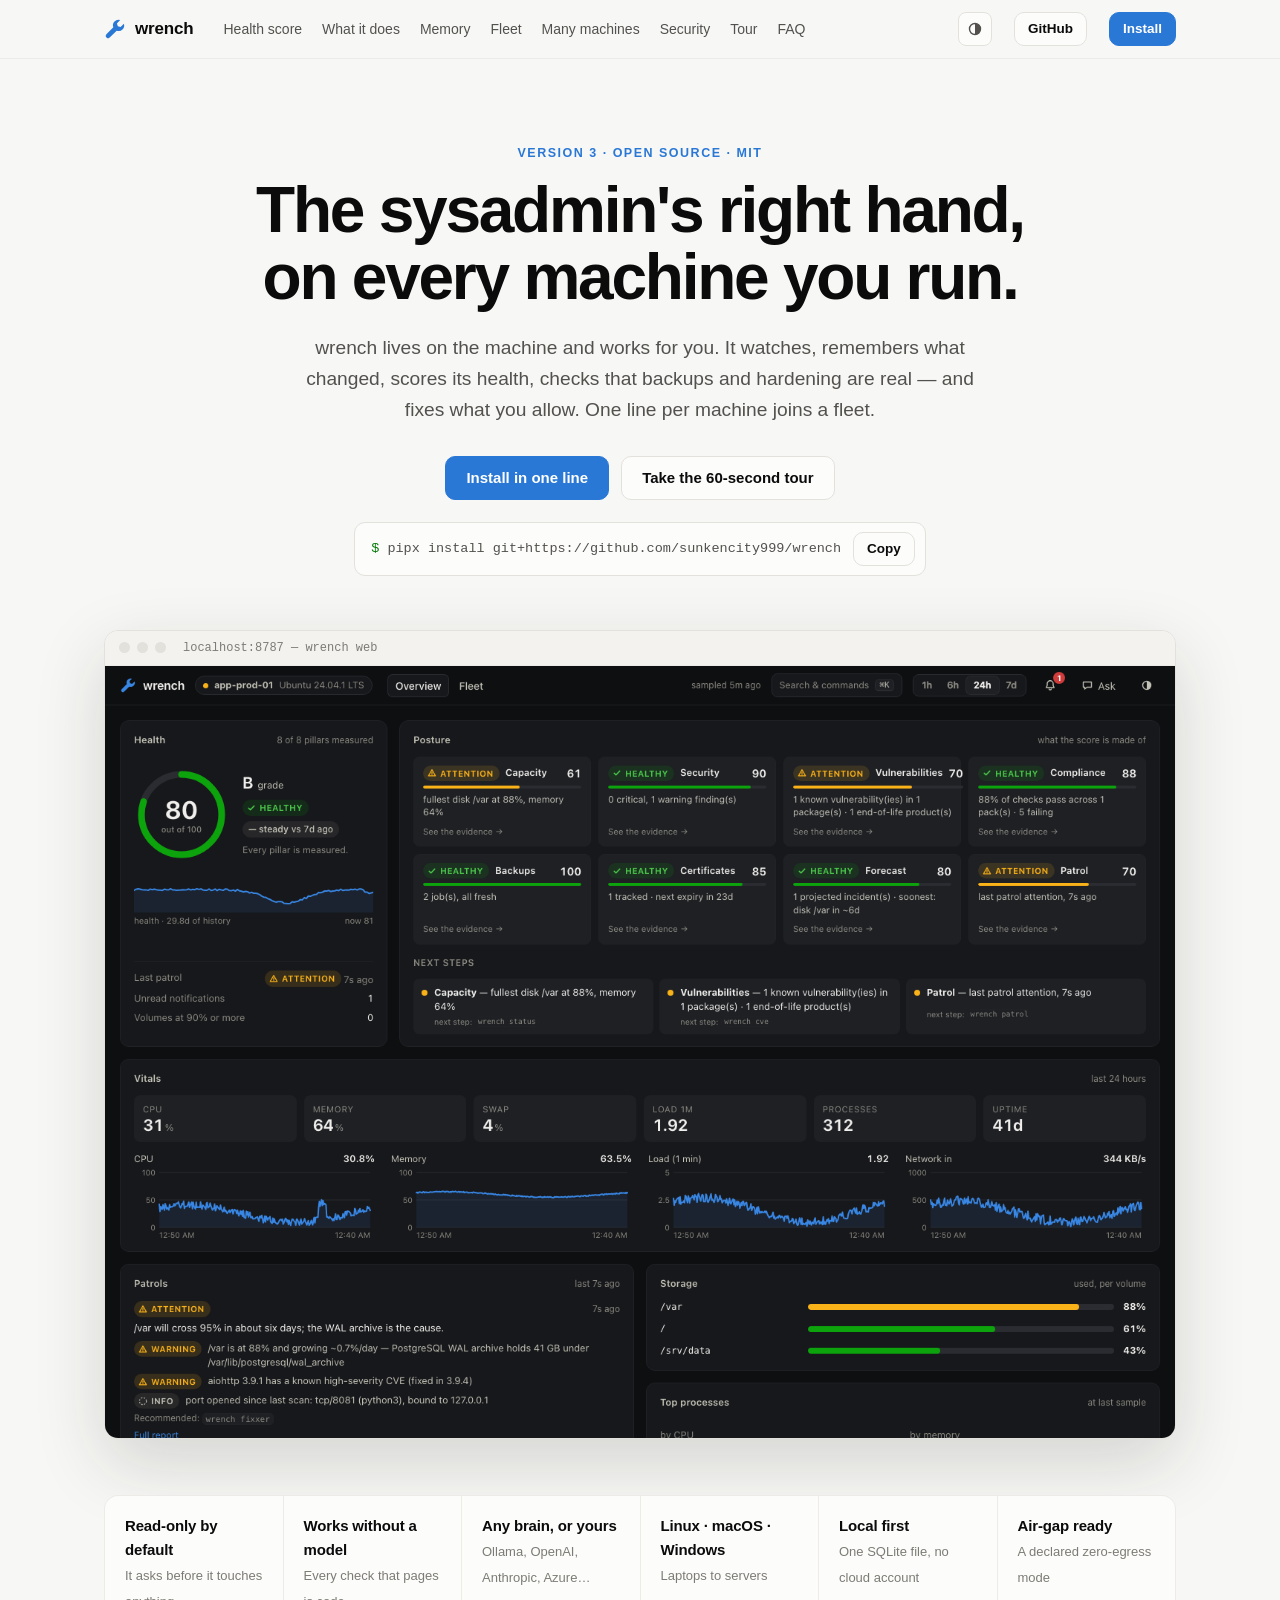
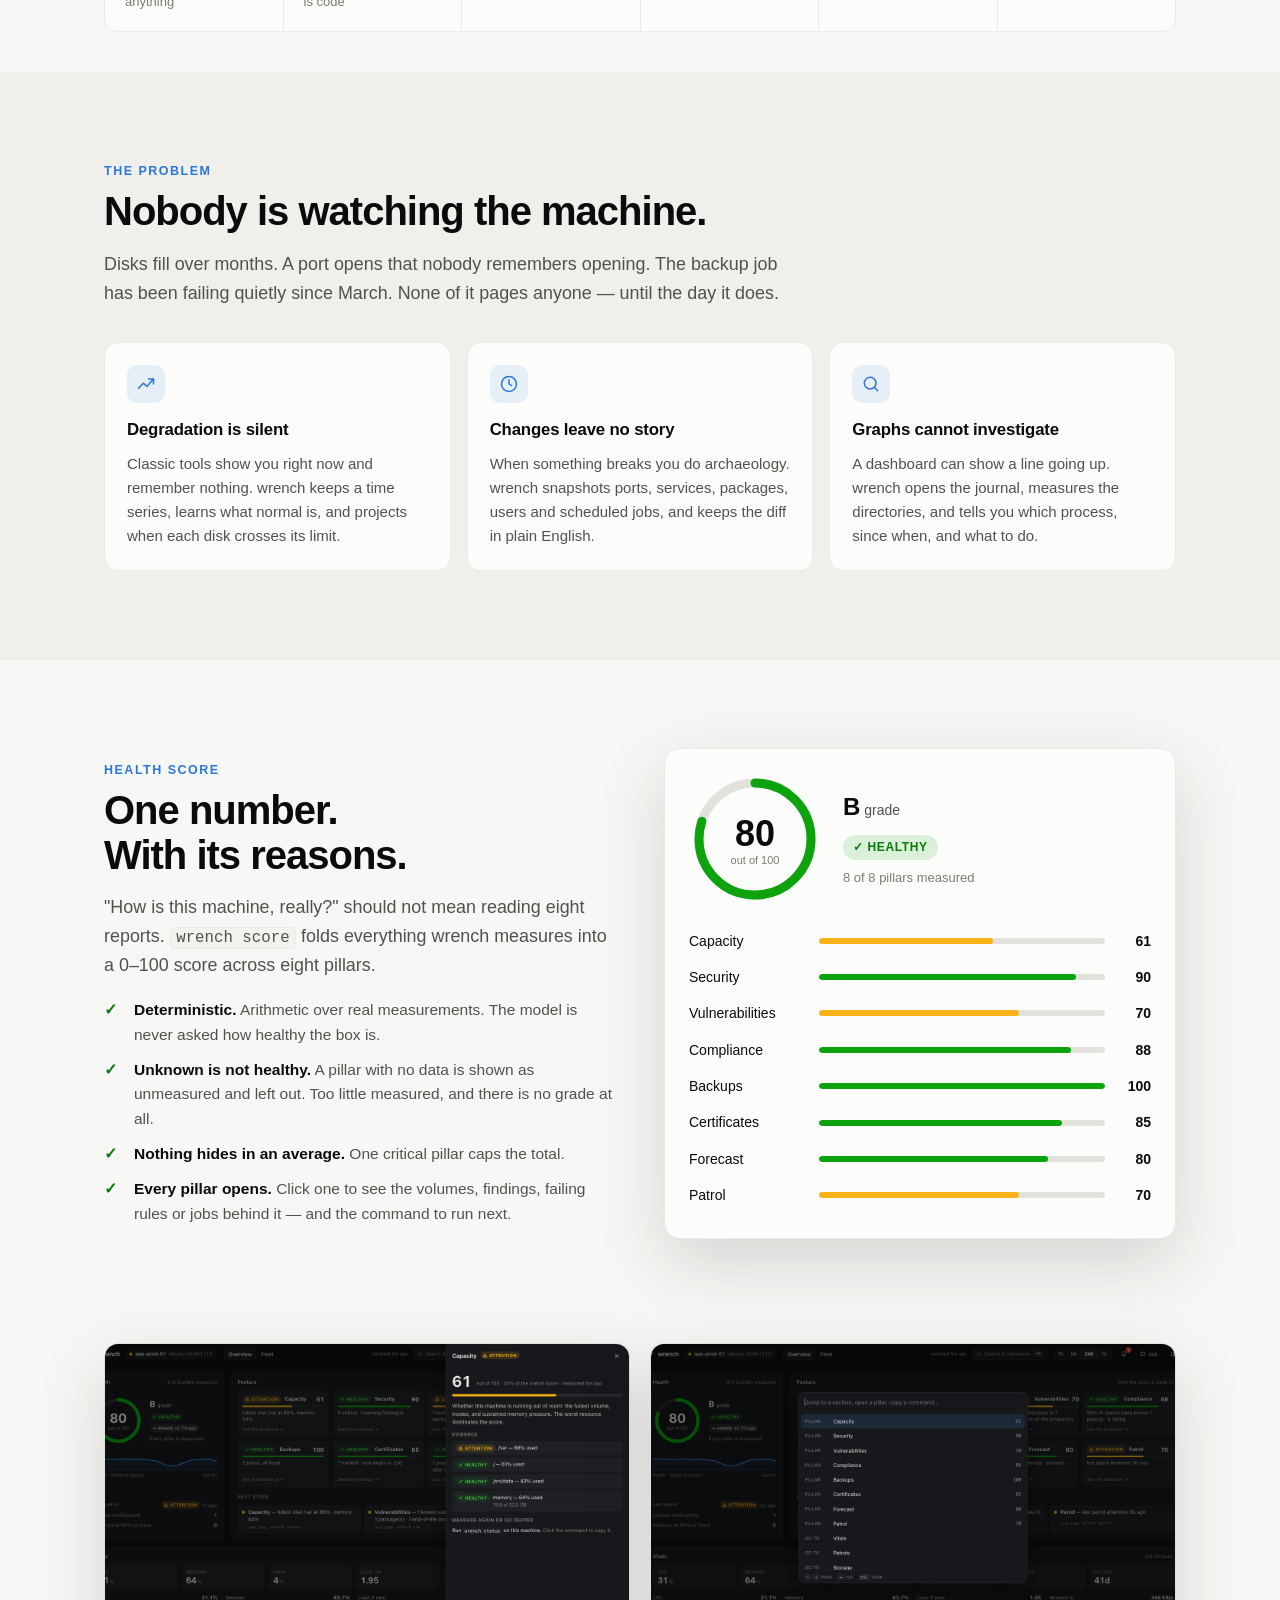
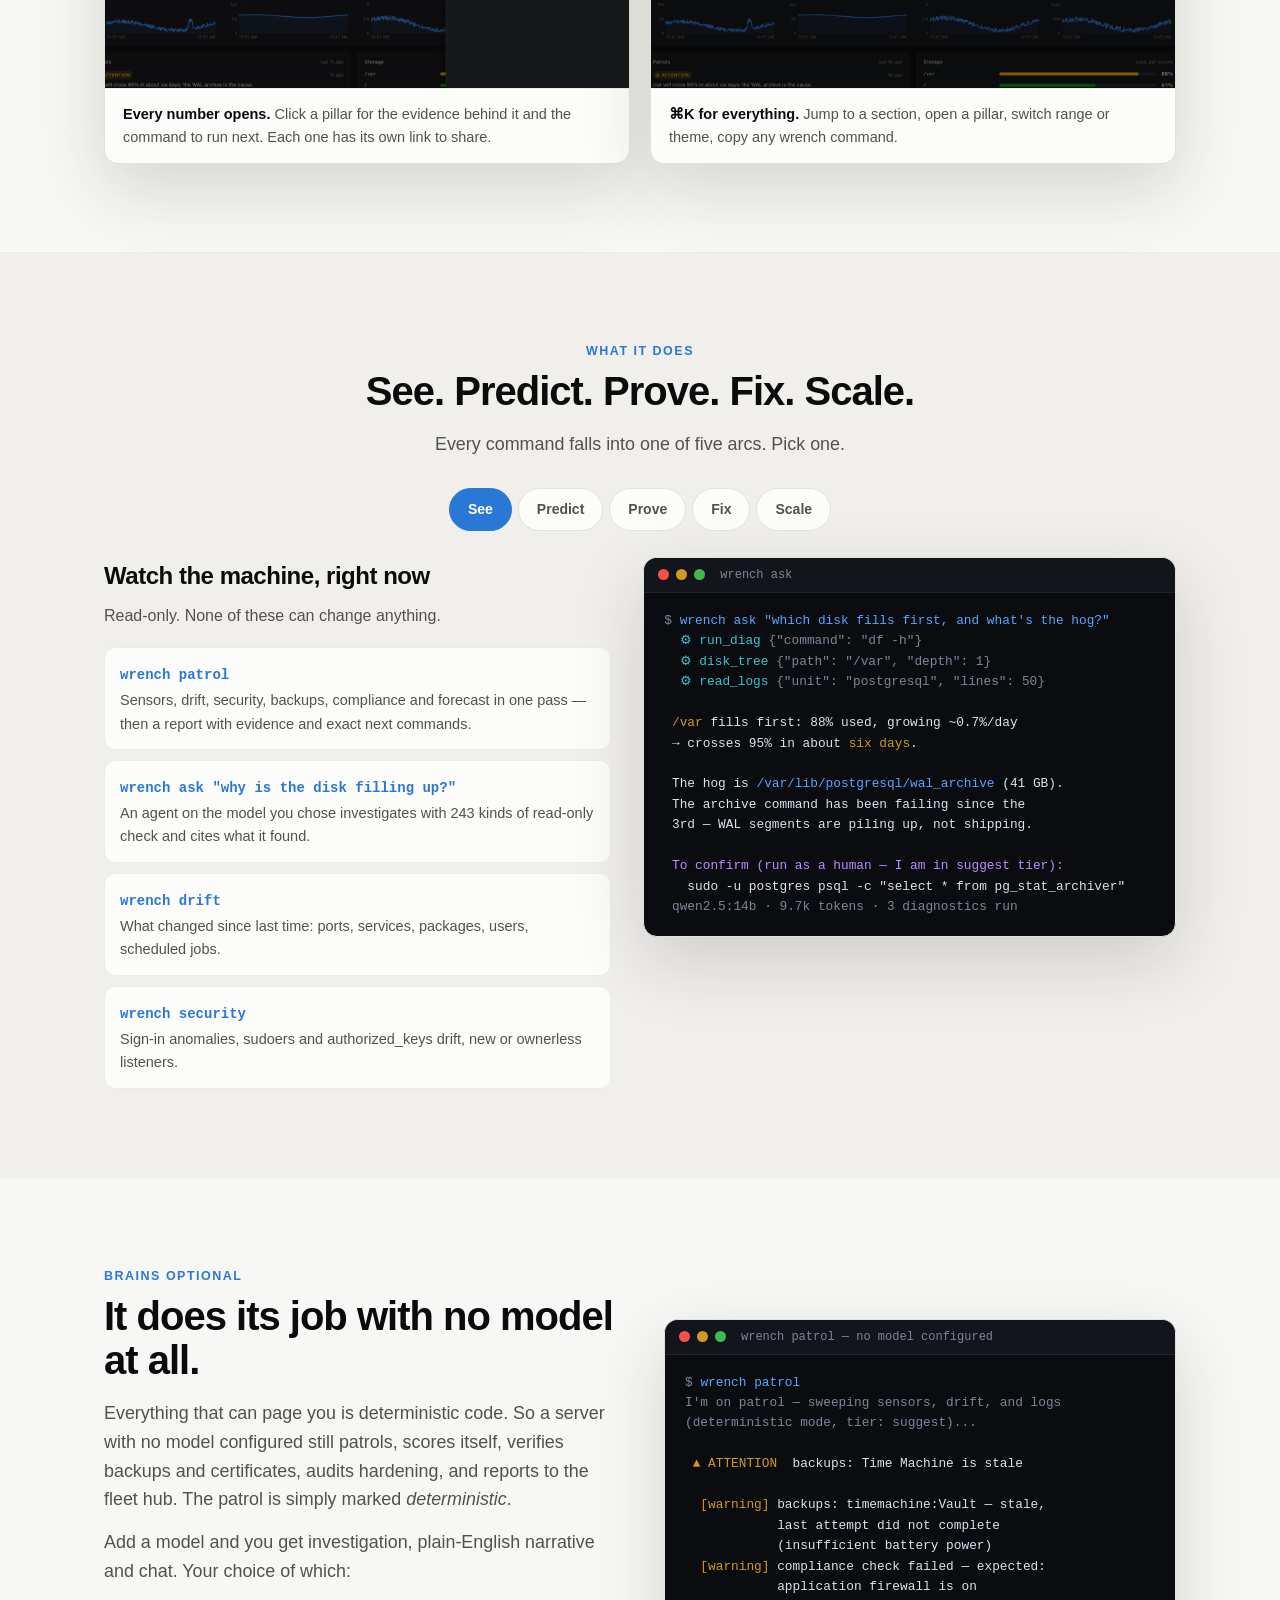
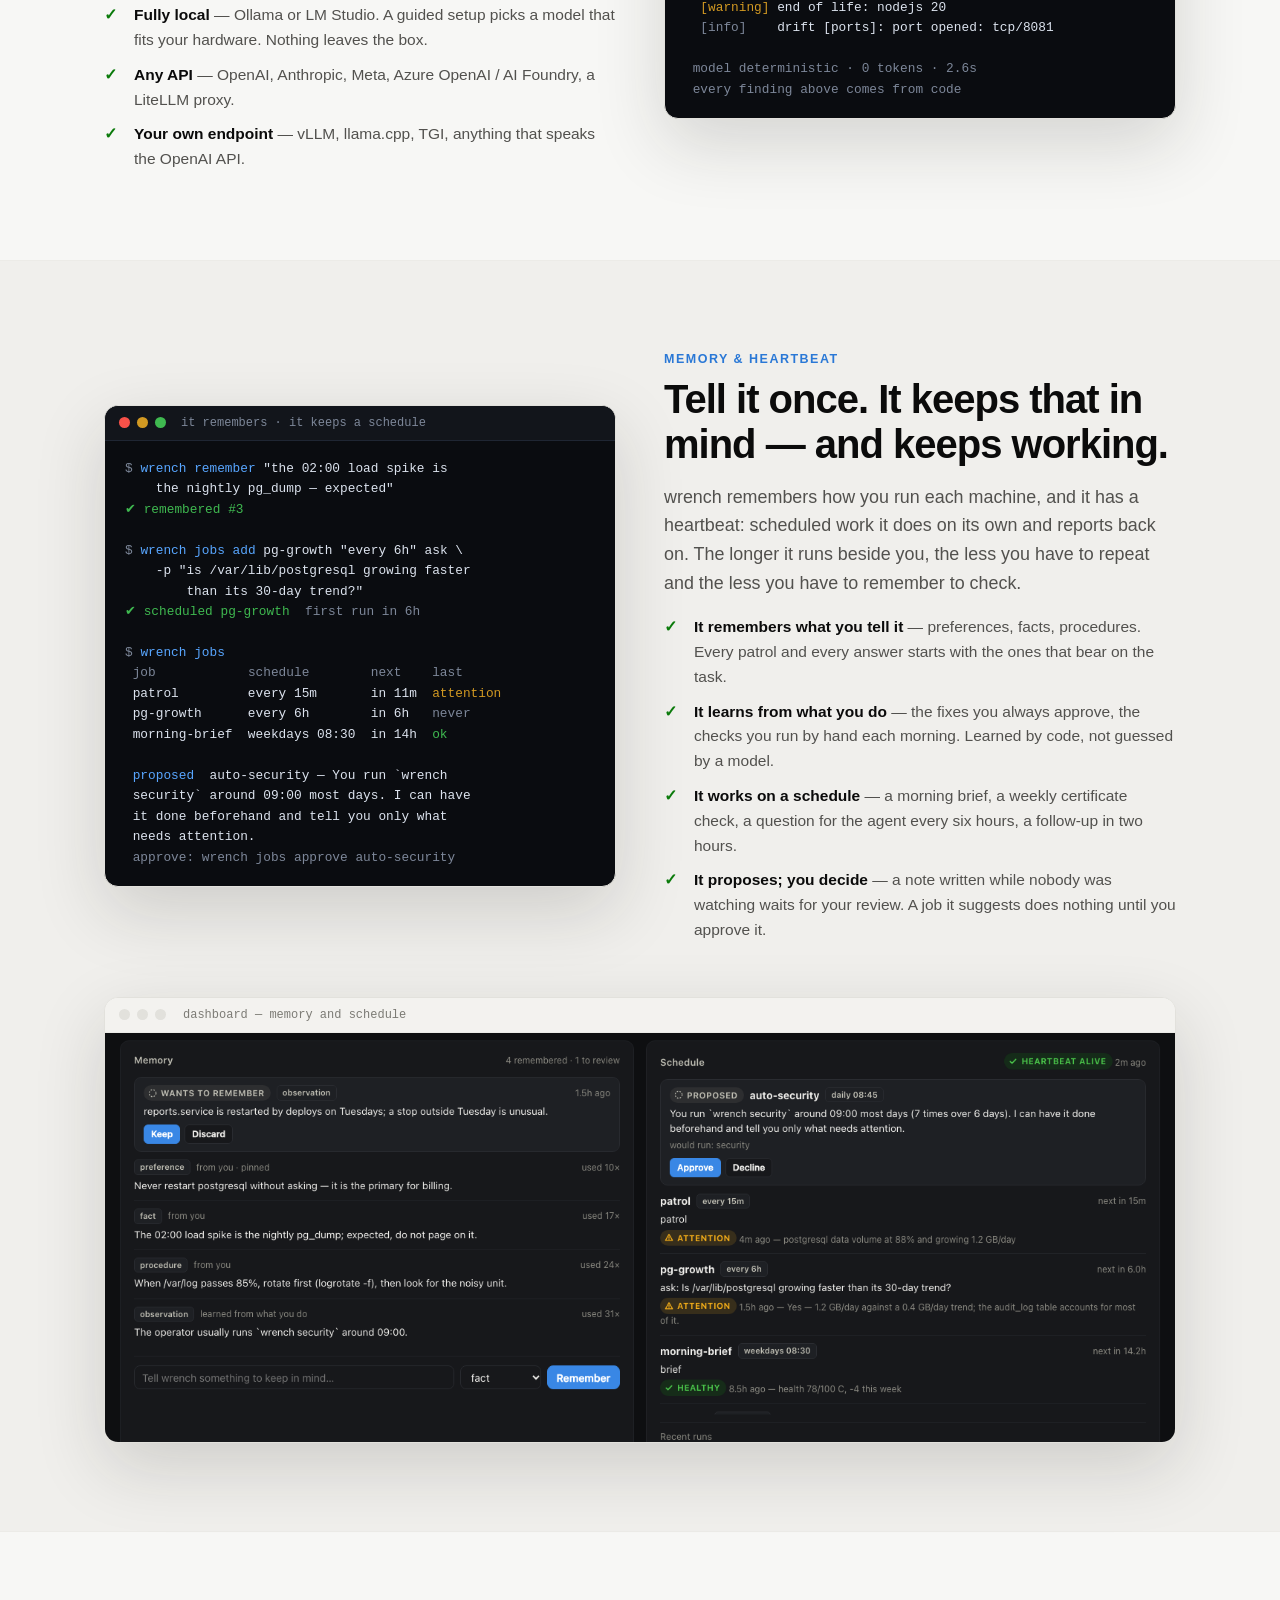
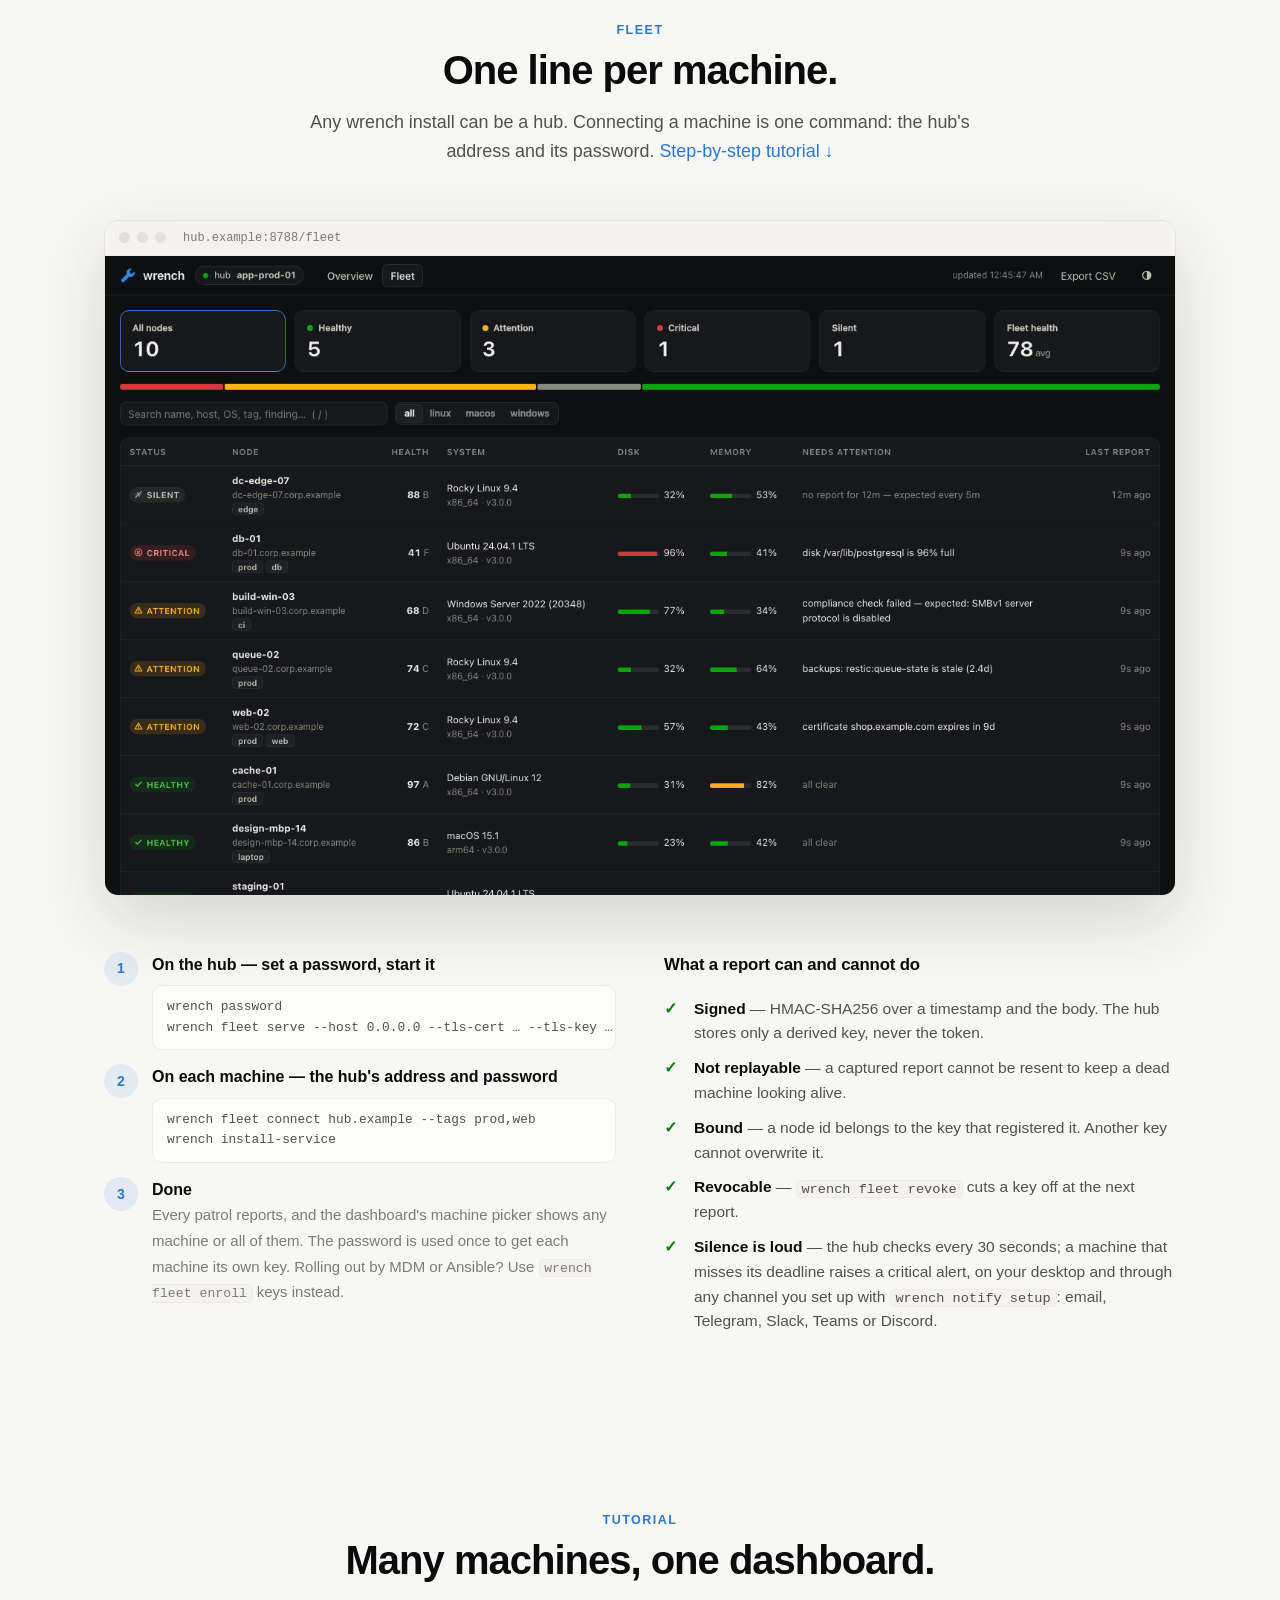
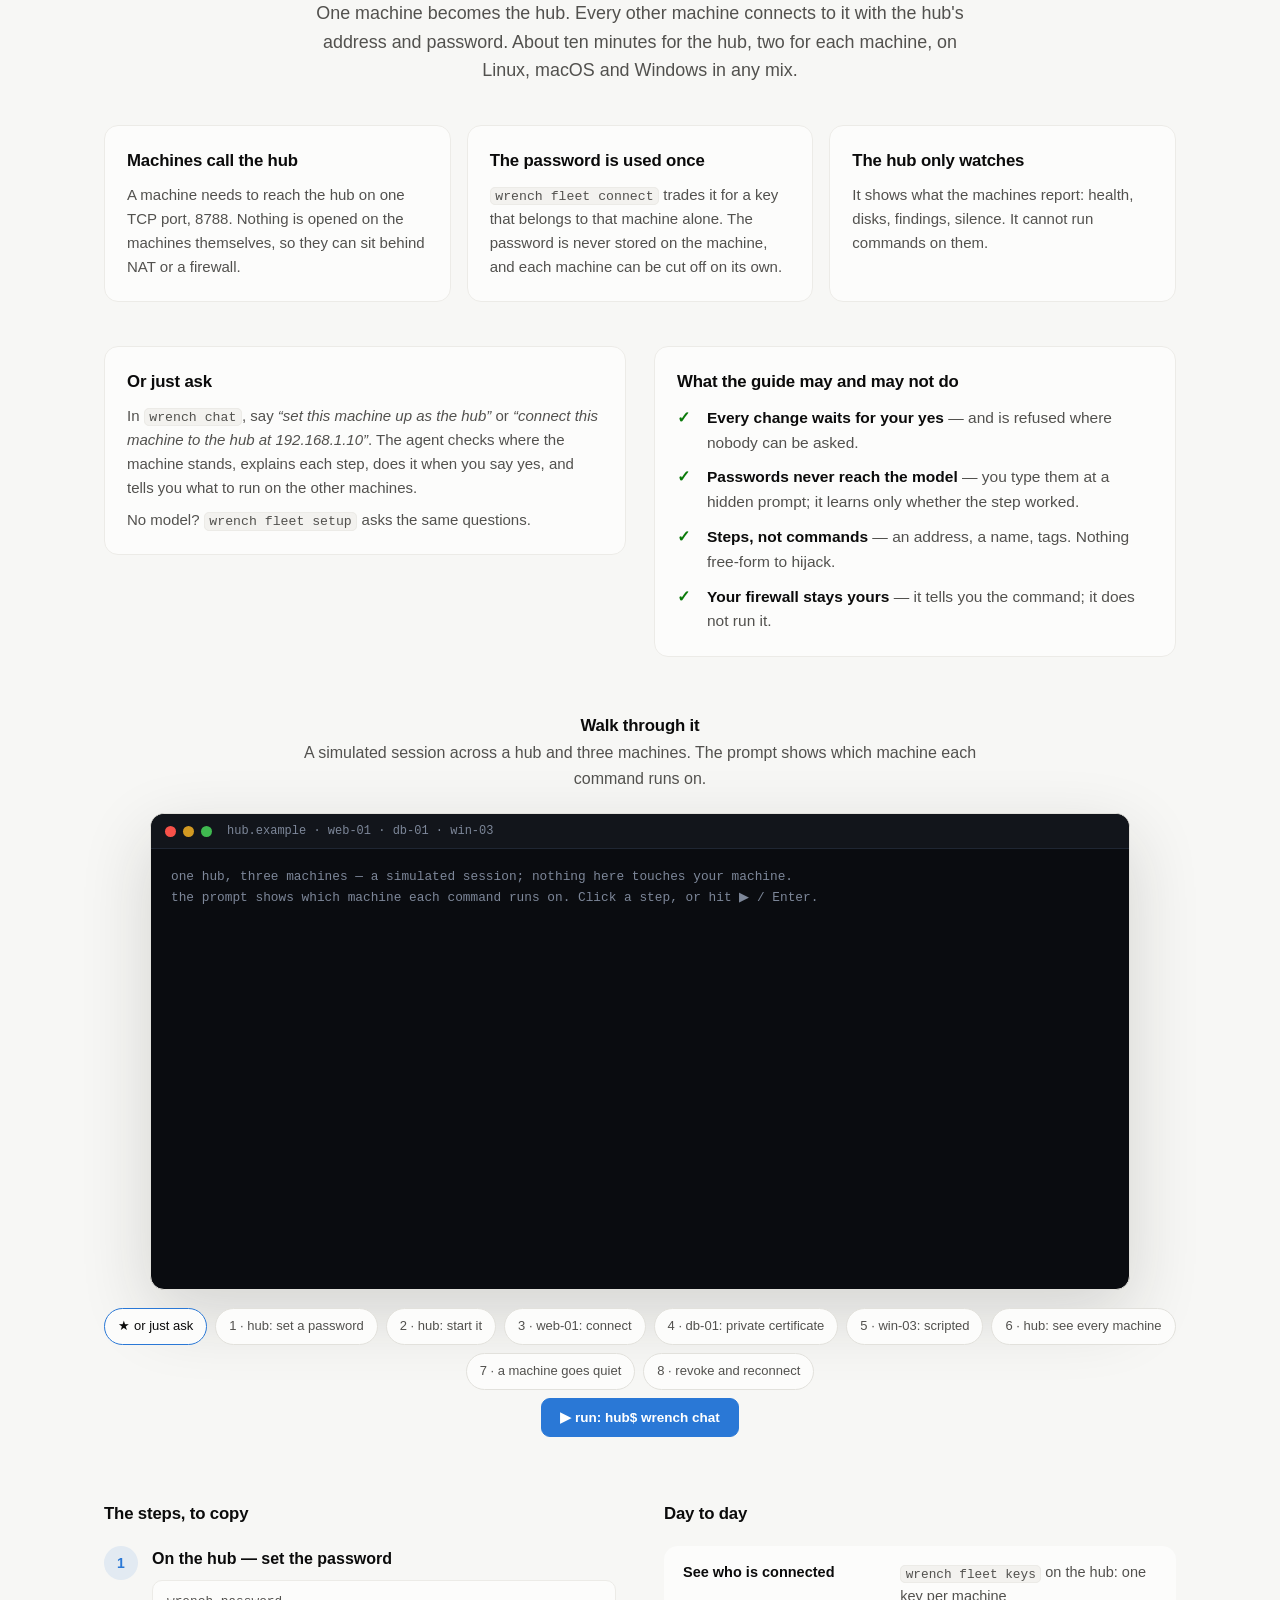
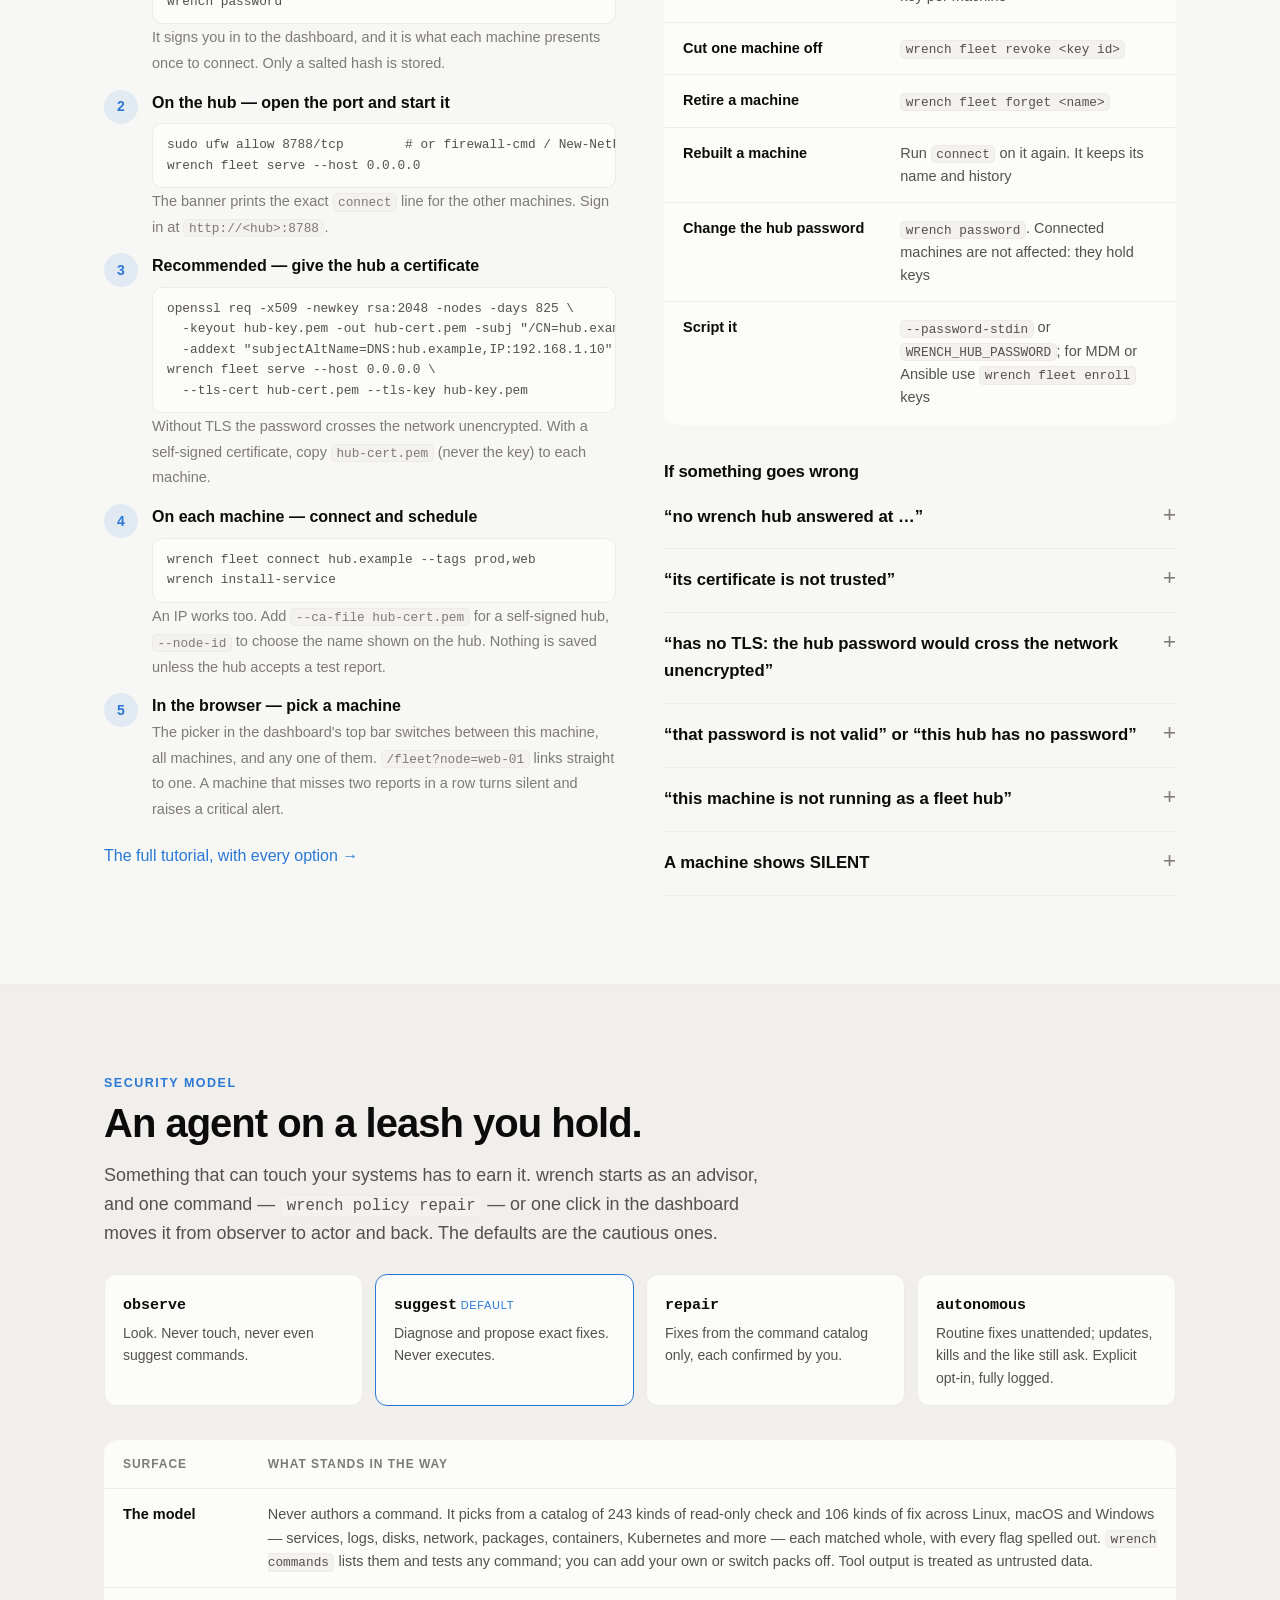
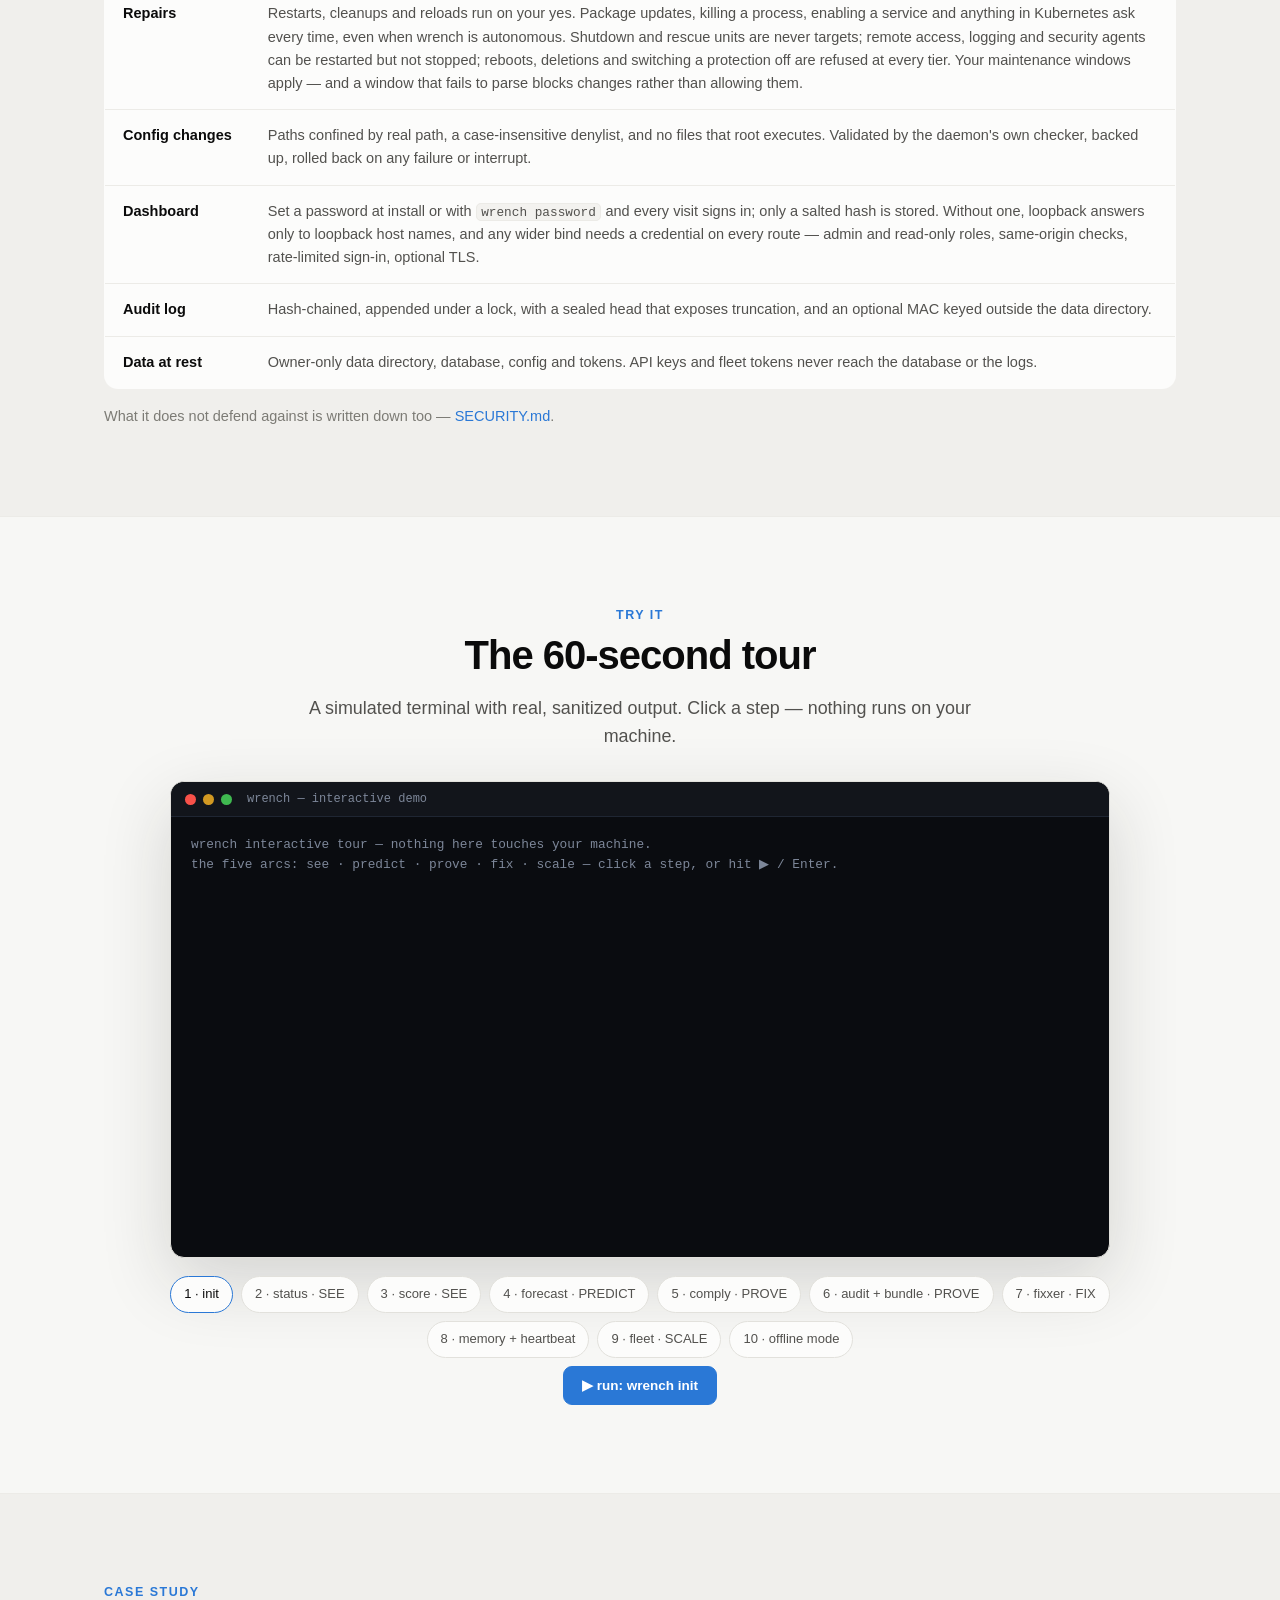
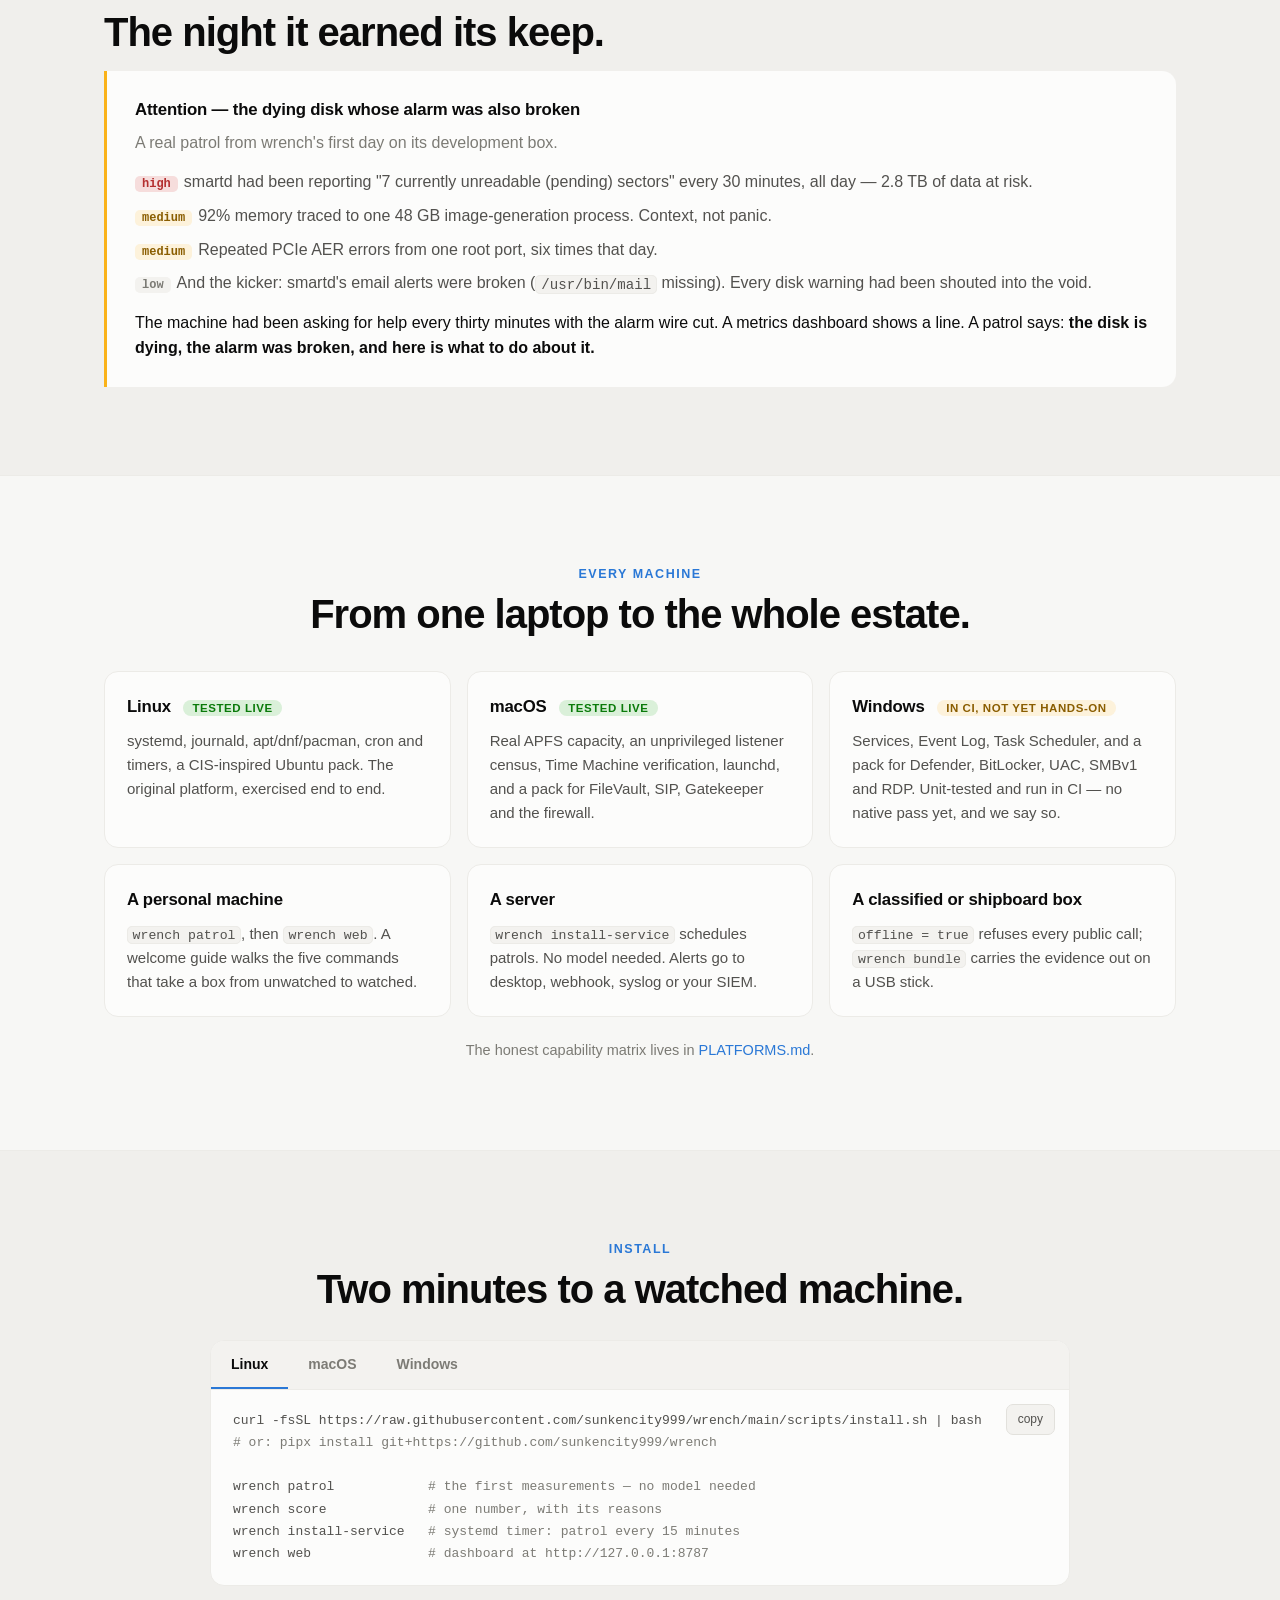
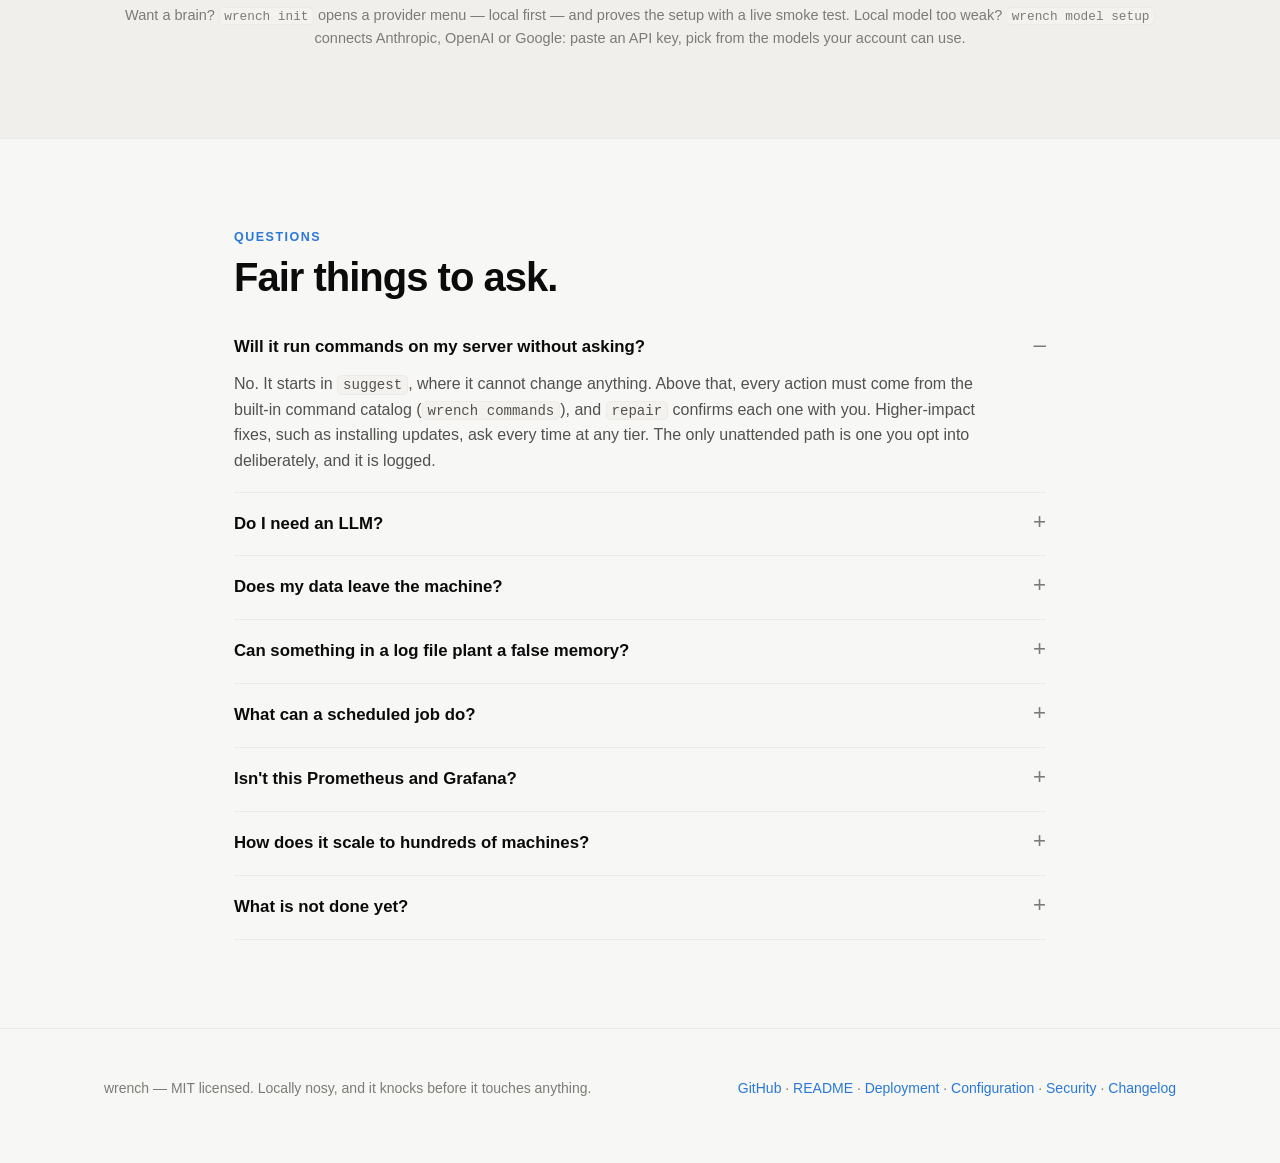
<file: docs/index.html>
<!DOCTYPE html>
<html lang="en"><head>
<meta charset="utf-8">
<meta name="viewport" content="width=device-width, initial-scale=1">
<title>wrench — the sysadmin's right hand on every machine you run</title>
<meta name="description" content="wrench lives on the machine: it watches, remembers what changed, scores its health, verifies backups and hardening, and fixes what you allow. One command per machine joins a fleet. Linux, macOS, Windows. Works with any model — or none.">
<meta property="og:title" content="wrench — the sysadmin's right hand on every machine you run">
<meta property="og:description" content="Health score, drift, security, backups, compliance and fleet — on every machine, read-only by default, with or without a model.">
<meta property="og:image" content="https://sunkencity999.github.io/wrench/assets/dashboard.png">
<link rel="icon" type="image/svg+xml" href="assets/favicon.svg">
<link rel="apple-touch-icon" href="assets/favicon-180.png">
<meta name="theme-color" content="#0e0f11">
<style>
:root { color-scheme: dark;
  --bg:#0e0f11; --bg-2:#131417; --surface:#17181b; --surface-2:#1e2024; --line:#2a2c31; --line-soft:#212327;
  --text:#f0efec; --text-2:#c3c2b7; --text-3:#8b8a82; --accent:#3987e5; --accent-ink:#fff;
  --accent-soft:rgba(57,135,229,.14); --good:#0ca30c; --warning:#fab219; --critical:#d03b3b;
  --good-ink:#4cc94c; --warning-ink:#fab219; --critical-ink:#f0817f; --cyan:#39c5cf; --mag:#bc8cff;
  --shadow:0 24px 70px rgba(0,0,0,.55);
  --sans:-apple-system,BlinkMacSystemFont,"Segoe UI",Roboto,"Helvetica Neue",Arial,sans-serif;
  --mono:ui-monospace,"SF Mono",SFMono-Regular,Menlo,Consolas,"Liberation Mono",monospace; }
@media (prefers-color-scheme: light) { :root:where(:not([data-theme="dark"])) { color-scheme: light;
  --bg:#f7f7f5; --bg-2:#f0efec; --surface:#fcfcfb; --surface-2:#f3f2ef; --line:#e2e1dc; --line-soft:#ecebe7;
  --text:#0b0b0b; --text-2:#52514e; --text-3:#7c7b75; --accent:#2a78d6; --accent-soft:rgba(42,120,214,.10);
  --good-ink:#0a7a0a; --warning-ink:#8a5d00; --critical-ink:#b42f2f; --cyan:#1b7c83; --mag:#6250d6;
  --shadow:0 24px 70px rgba(30,30,25,.16); } }
:root[data-theme="light"] { color-scheme: light;
  --bg:#f7f7f5; --bg-2:#f0efec; --surface:#fcfcfb; --surface-2:#f3f2ef; --line:#e2e1dc; --line-soft:#ecebe7;
  --text:#0b0b0b; --text-2:#52514e; --text-3:#7c7b75; --accent:#2a78d6; --accent-soft:rgba(42,120,214,.10);
  --good-ink:#0a7a0a; --warning-ink:#8a5d00; --critical-ink:#b42f2f; --cyan:#1b7c83; --mag:#6250d6;
  --shadow:0 24px 70px rgba(30,30,25,.16); }
* { box-sizing:border-box; margin:0; }
html { scroll-behavior:smooth; scroll-padding-top:72px; }
body { background:var(--bg); color:var(--text); font:16px/1.6 var(--sans); -webkit-font-smoothing:antialiased; }
a { color:var(--accent); text-decoration:none; } a:hover { text-decoration:underline; }
code, pre, .mono { font-family:var(--mono); }
code { font-size:.88em; background:var(--surface-2); border:1px solid var(--line-soft); border-radius:5px; padding:.05em .35em; }
:focus-visible { outline:2px solid var(--accent); outline-offset:2px; border-radius:4px; }
.wrap { max-width:1120px; margin:0 auto; padding:0 24px; }
section { padding:88px 0; }
section.alt { background:var(--bg-2); border-block:1px solid var(--line-soft); }
.eyebrow { font-size:12.5px; font-weight:650; letter-spacing:.12em; text-transform:uppercase; color:var(--accent); }
h1 { font-size:clamp(2.3rem,5.6vw,4rem); line-height:1.05; letter-spacing:-.035em; font-weight:700; }
h2 { font-size:clamp(1.7rem,3.4vw,2.5rem); line-height:1.12; letter-spacing:-.025em; font-weight:680; margin:.5rem 0 1rem; }
h3 { font-size:1.05rem; font-weight:650; letter-spacing:-.01em; }
.lead { font-size:1.12rem; color:var(--text-2); max-width:680px; }
.center { text-align:center; } .center .lead { margin-inline:auto; }
.dim { color:var(--text-3); }

/* nav */
.nav { position:sticky; top:0; z-index:40; backdrop-filter:blur(12px);
  background:color-mix(in srgb,var(--bg) 85%,transparent); border-bottom:1px solid var(--line-soft); }
.nav .wrap { display:flex; align-items:center; gap:22px; height:58px; }
.brand { display:flex; align-items:center; gap:9px; font-weight:680; font-size:17px; color:var(--text); letter-spacing:-.01em; }
.brand svg { width:22px; height:22px; color:var(--accent); }
.nav nav { display:flex; gap:20px; margin-left:8px; font-size:14px; }
.nav nav a { color:var(--text-2); } .nav nav a:hover { color:var(--text); text-decoration:none; }
.nav .sp { flex:1; }
.iconbtn { height:34px; min-width:34px; display:inline-grid; place-items:center; border-radius:8px; border:1px solid var(--line);
  background:var(--surface); color:var(--text-2); cursor:pointer; }
.btn { display:inline-flex; align-items:center; gap:8px; height:44px; padding:0 20px; border-radius:10px; font-weight:620;
  font-size:15px; border:1px solid var(--line); background:var(--surface); color:var(--text); cursor:pointer; }
.btn:hover { text-decoration:none; border-color:var(--accent); }
.btn.primary { background:var(--accent); border-color:var(--accent); color:var(--accent-ink); }
.btn.primary:hover { filter:brightness(1.1); }
.btn.sm { height:34px; padding:0 13px; font-size:13.5px; }
@media (max-width:820px) { .nav nav { display:none; } }

/* hero */
.hero { padding:84px 0 40px; position:relative; overflow:hidden; }
.hero::before { content:""; position:absolute; inset:-30% -10% auto; height:780px; pointer-events:none;
  background:radial-gradient(ellipse 55% 50% at 50% 0%, color-mix(in srgb,var(--accent) 22%,transparent), transparent 70%); }
.hero .wrap { position:relative; }
.hero p.lead { margin:22px auto 30px; font-size:1.2rem; }
.ctas { display:flex; gap:12px; justify-content:center; flex-wrap:wrap; }
.install { display:inline-flex; align-items:center; gap:12px; margin-top:22px; padding:9px 10px 9px 16px; border-radius:11px;
  background:var(--surface); border:1px solid var(--line); font:13.5px var(--mono); color:var(--text-2); max-width:100%; }
.install span { overflow:hidden; text-overflow:ellipsis; white-space:nowrap; }
.install b { color:var(--good-ink); font-weight:500; }
.shot { margin:54px auto 0; max-width:1080px; border-radius:14px; border:1px solid var(--line); background:var(--surface);
  box-shadow:var(--shadow); overflow:hidden; }
.shot .bar { display:flex; align-items:center; gap:7px; padding:10px 14px; border-bottom:1px solid var(--line-soft); background:var(--surface-2); }
.shot .bar i { width:11px; height:11px; border-radius:50%; background:var(--line); }
.shot .bar span { margin-left:10px; font:12px var(--mono); color:var(--text-3); }
.shot img { display:block; width:100%; height:auto; }
.facts { display:grid; grid-template-columns:repeat(auto-fit,minmax(160px,1fr)); gap:1px; margin-top:56px;
  background:var(--line-soft); border:1px solid var(--line-soft); border-radius:14px; overflow:hidden; }
.fact { background:var(--surface); padding:18px 20px; }
.fact b { display:block; font-size:15px; letter-spacing:-.01em; } .fact span { font-size:13px; color:var(--text-3); }

/* cards + grids */
.grid { display:grid; gap:16px; } .g3 { grid-template-columns:repeat(auto-fit,minmax(280px,1fr)); }
.g2 { grid-template-columns:repeat(auto-fit,minmax(340px,1fr)); align-items:center; gap:48px; }
.grid > *, .steps3 > div > div { min-width:0; }
.duo { display:grid; grid-template-columns:repeat(auto-fit,minmax(340px,1fr)); gap:20px; margin-top:56px; }
.duo figure { margin:0; } .duo figcaption { padding:14px 18px; font-size:14.5px; color:var(--text-2); border-top:1px solid var(--line-soft); }
.duo figcaption b { color:var(--text); }
.duo img { aspect-ratio:16/10.5; object-fit:cover; }
.card { background:var(--surface); border:1px solid var(--line-soft); border-radius:14px; padding:22px; }
.card p { color:var(--text-2); font-size:15px; margin-top:8px; }
.card .ico { width:38px; height:38px; border-radius:10px; display:grid; place-items:center; margin-bottom:14px;
  background:var(--accent-soft); color:var(--accent); }
.card .ico svg { width:20px; height:20px; }
ul.ticks { list-style:none; padding:0; display:grid; gap:10px; margin-top:18px; }
ul.ticks li { display:grid; grid-template-columns:20px 1fr; gap:10px; color:var(--text-2); font-size:15.5px; }
ul.ticks li::before { content:"✓"; color:var(--good-ink); font-weight:700; }
ul.ticks li b { color:var(--text); }

/* score demo */
.scorecard { background:var(--surface); border:1px solid var(--line-soft); border-radius:16px; padding:24px; box-shadow:var(--shadow); }
.ringrow { display:flex; align-items:center; gap:22px; margin-bottom:18px; }
.ring { width:132px; height:132px; flex:none; }
.ring .track { stroke:var(--line); } .ring .val { stroke:var(--good); }
.ring text.n { font:700 36px var(--sans); fill:var(--text); } .ring text.o { font:500 11px var(--sans); fill:var(--text-3); }
.pl { display:grid; grid-template-columns:118px 1fr 34px; gap:12px; align-items:center; padding:7px 0; font-size:14px; }
.pl .m { height:6px; border-radius:3px; background:var(--line); overflow:hidden; }
.pl .m i { display:block; height:100%; width:0; border-radius:3px; background:var(--good); transition:width 1s cubic-bezier(.2,.8,.2,1); }
.pl.warn .m i { background:var(--warning); } .pl.na .m i { background:transparent; }
.pl b { text-align:right; font-variant-numeric:tabular-nums; } .pl.na b, .pl.na span { color:var(--text-3); }
.chip { display:inline-flex; align-items:center; gap:6px; font-size:12px; font-weight:650; padding:3px 10px; border-radius:999px;
  background:rgba(12,163,12,.14); color:var(--good-ink); text-transform:uppercase; letter-spacing:.05em; }

/* arcs */
.arctabs { display:flex; gap:6px; flex-wrap:wrap; justify-content:center; margin:30px 0 26px; }
.arctabs button { font:inherit; font-weight:620; font-size:14px; padding:9px 18px; border-radius:999px; cursor:pointer;
  border:1px solid var(--line); background:var(--surface); color:var(--text-2); }
.arctabs button[aria-selected="true"] { background:var(--accent); border-color:var(--accent); color:var(--accent-ink); }
.arc { display:none; grid-template-columns:minmax(0,1fr) minmax(0,1.05fr); gap:32px; align-items:start; }
.arc.on { display:grid; animation:fade .3s ease; }
@keyframes fade { from { opacity:0; transform:translateY(6px); } }
@media (max-width:900px) { .arc { grid-template-columns:minmax(0,1fr); } }
.arc h3 { font-size:1.5rem; letter-spacing:-.02em; } .arc > div > p { color:var(--text-2); margin:8px 0 18px; }
.cmds { display:grid; gap:10px; }
.cmds div { padding:13px 15px; border-radius:11px; background:var(--surface); border:1px solid var(--line-soft); }
.cmds code { background:none; border:0; padding:0; color:var(--accent); font-size:14px; font-weight:600; }
.cmds span { display:block; color:var(--text-2); font-size:14.5px; margin-top:3px; }

/* terminal */
.term { background:#0a0c10; border:1px solid var(--line); border-radius:14px; box-shadow:var(--shadow); overflow:hidden; text-align:left; color:#dce3ee; }
.term-bar { display:flex; gap:7px; align-items:center; padding:10px 14px; background:#12151b; border-bottom:1px solid #1f2633; }
.term-bar i { width:11px; height:11px; border-radius:50%; } .term-bar .r { background:#f85149 } .term-bar .y { background:#d29922 } .term-bar .g { background:#3fb950 }
.term-bar span { color:#7d8799; font:12px var(--mono); margin-left:8px; }
.term pre { padding:18px 20px; font-size:12.8px; line-height:1.6; overflow-x:auto; white-space:pre; }
.c-dim { color:#7d8799 } .c-ok { color:#3fb950 } .c-warn { color:#d29922 } .c-crit { color:#f85149 }
.c-acc { color:#58a6ff } .c-mag { color:#bc8cff } .c-cyan { color:#39c5cf }
#tut-screen, .term pre.tut-screen { height:440px; overflow-y:auto; white-space:pre-wrap; word-break:break-word; }
.tut-note { color:#39c5cf; font-style:italic; }
.tut-controls { display:flex; gap:8px; flex-wrap:wrap; align-items:center; justify-content:center; margin-top:18px; }
.tut-chip { font:inherit; font-size:13px; padding:7px 13px; border-radius:999px; cursor:pointer; border:1px solid var(--line);
  background:var(--surface); color:var(--text-2); }
.tut-chip.current { border-color:var(--accent); color:var(--text); } .tut-chip.done { border-color:var(--good); color:var(--good-ink); }
#tut-run, .tut-run { font:inherit; font-size:13.5px; font-weight:650; padding:8px 18px; border-radius:9px; cursor:pointer; border:1px solid var(--accent);
  background:var(--accent); color:var(--accent-ink); } #tut-run:disabled, .tut-run:disabled { opacity:.55; cursor:wait; }

/* steps, table, tiers */
.steps3 { counter-reset:s; display:grid; gap:14px; }
.steps3 > div { counter-increment:s; display:grid; grid-template-columns:34px 1fr; gap:14px; }
.steps3 > div::before { content:counter(s); width:34px; height:34px; border-radius:50%; display:grid; place-items:center;
  background:var(--accent-soft); color:var(--accent); font-weight:700; font-size:14px; }
.steps3 b { display:block; } .steps3 pre { margin-top:8px; padding:11px 14px; border-radius:10px; background:var(--surface);
  border:1px solid var(--line-soft); font-size:12.8px; overflow-x:auto; color:var(--text-2); }
table.trust { width:100%; border-collapse:collapse; font-size:14.5px; background:var(--surface); border-radius:14px; overflow:hidden;
  border:1px solid var(--line-soft); }
table.trust th, table.trust td { text-align:left; padding:14px 18px; border-bottom:1px solid var(--line-soft); vertical-align:top; }
table.trust tr:last-child td { border-bottom:0; }
table.trust th { font-size:12px; text-transform:uppercase; letter-spacing:.08em; color:var(--text-3); font-weight:650; }
table.trust td:first-child { font-weight:640; white-space:nowrap; } table.trust td:last-child { color:var(--text-2); }
.tiers { display:grid; grid-template-columns:repeat(auto-fit,minmax(230px,1fr)); gap:12px; margin:26px 0 34px; }
.tier { padding:16px 18px; border-radius:12px; background:var(--surface); border:1px solid var(--line-soft); }
.tier code { background:none; border:0; padding:0; font-size:15px; font-weight:650; color:var(--text); }
.tier span { display:block; color:var(--text-2); font-size:14px; margin-top:4px; }
.tier.def { border-color:var(--accent); } .tier.def code::after { content:" default"; font:500 11px var(--sans); color:var(--accent); letter-spacing:.06em; text-transform:uppercase; }

.case { border-left:3px solid var(--warning); background:var(--surface); border-radius:0 14px 14px 0; padding:26px 28px; }
.case ul { margin:14px 0; padding-left:0; list-style:none; display:grid; gap:8px; color:var(--text-2); }
.sev { font:600 12px var(--mono); padding:1px 7px; border-radius:5px; margin-right:6px; }
.sev.hi { background:rgba(208,59,59,.16); color:var(--critical-ink); } .sev.med { background:rgba(250,178,25,.14); color:var(--warning-ink); }
.sev.lo { background:var(--surface-2); color:var(--text-3); }
.os b.s { font:600 11.5px var(--sans); padding:2px 9px; border-radius:999px; text-transform:uppercase; letter-spacing:.05em; margin-left:8px; }
.s.ok { background:rgba(12,163,12,.14); color:var(--good-ink); } .s.wip { background:rgba(250,178,25,.14); color:var(--warning-ink); }

.tabs { background:var(--surface); border:1px solid var(--line-soft); border-radius:14px; overflow:hidden; max-width:860px; margin:28px auto 0; text-align:left; }
.tabbar { display:flex; border-bottom:1px solid var(--line-soft); background:var(--surface-2); }
.tabbar button { font:inherit; font-size:14px; font-weight:600; padding:12px 20px; border:0; background:none; color:var(--text-3); cursor:pointer;
  border-bottom:2px solid transparent; }
.tabbar button.active { color:var(--text); border-bottom-color:var(--accent); }
.tabpane { display:none; position:relative; padding:20px 22px; } .tabpane.active { display:block; }
.tabpane pre { font-size:13px; line-height:1.7; overflow-x:auto; color:var(--text-2); }
.tabpane .cmt { color:var(--text-3); }
.copybtn { position:absolute; top:14px; right:14px; font:inherit; font-size:12px; padding:5px 11px; border-radius:7px; cursor:pointer;
  border:1px solid var(--line); background:var(--surface-2); color:var(--text-2); }
details.q { border-bottom:1px solid var(--line-soft); padding:18px 0; }
details.q summary { cursor:pointer; font-weight:640; font-size:1.05rem; list-style:none; display:flex; justify-content:space-between; gap:16px; }
details.q summary::-webkit-details-marker { display:none; }
details.q summary::after { content:"+"; color:var(--text-3); font-weight:400; font-size:1.4rem; line-height:1; }
details.q[open] summary::after { content:"–"; }
details.q p { color:var(--text-2); margin-top:10px; max-width:760px; }
footer { padding:48px 0 64px; border-top:1px solid var(--line-soft); color:var(--text-3); font-size:14px; }
footer .wrap { display:flex; gap:24px; flex-wrap:wrap; justify-content:space-between; }
.reveal { opacity:0; transform:translateY(14px); transition:opacity .6s ease, transform .6s ease; }
.reveal.in { opacity:1; transform:none; }
@media (prefers-reduced-motion: reduce) { .reveal { opacity:1; transform:none; transition:none; } html { scroll-behavior:auto; } .pl .m i { transition:none; } }
</style></head><body>

<header class="nav"><div class="wrap">
  <a class="brand" href="#top"><svg viewBox="0 0 24 24" aria-hidden="true"><path fill="currentColor" d="M21.7 6.3l-3.6 3.6-3-1-1-3 3.6-3.6a6 6 0 00-7.5 7.9L2.6 17.8a2.5 2.5 0 103.6 3.6l7.6-7.6a6 6 0 007.9-7.5z"/></svg>wrench</a>
  <nav aria-label="page sections"><a href="#score">Health score</a><a href="#arcs">What it does</a><a href="#learn">Memory</a><a href="#fleet">Fleet</a><a href="#multi">Many machines</a>
    <a href="#trust">Security</a><a href="#tutorial">Tour</a><a href="#faq">FAQ</a></nav>
  <span class="sp"></span>
  <button class="iconbtn" id="theme" aria-label="toggle light or dark" title="toggle theme">
    <svg viewBox="0 0 16 16" width="16" height="16"><circle cx="8" cy="8" r="5.5" fill="none" stroke="currentColor" stroke-width="1.4"/><path d="M8 2.5v11a5.5 5.5 0 000-11z" fill="currentColor"/></svg></button>
  <a class="btn sm" href="https://github.com/sunkencity999/wrench">GitHub</a>
  <a class="btn sm primary" href="#install">Install</a>
</div></header>

<main id="top">
<section class="hero center"><div class="wrap">
  <p class="eyebrow">Version 3 · open source · MIT</p>
  <h1 style="margin-top:14px">The sysadmin's right hand,<br>on every machine you run.</h1>
  <p class="lead">wrench lives on the machine and works for you. It watches, remembers what changed, scores its health, checks that backups
    and hardening are real — and fixes what you allow. One line per machine joins a fleet.</p>
  <div class="ctas"><a class="btn primary" href="#install">Install in one line</a><a class="btn" href="#tutorial">Take the 60-second tour</a></div>
  <div><span class="install"><span><b>$</b> pipx install git+https://github.com/sunkencity999/wrench</span>
    <button class="btn sm" data-copy="pipx install git+https://github.com/sunkencity999/wrench">Copy</button></span></div>
  <figure class="shot reveal"><div class="bar"><i></i><i></i><i></i><span>localhost:8787 — wrench web</span></div>
    <img src="assets/dashboard.png" alt="The wrench dashboard: a health score of 80, eight posture pillars, vitals charts, the latest patrol and what changed" width="1440" height="1620" style="aspect-ratio:1440/1040;object-fit:cover;object-position:top"></figure>
  <div class="facts reveal" style="text-align:left">
    <div class="fact"><b>Read-only by default</b><span>It asks before it touches anything</span></div>
    <div class="fact"><b>Works without a model</b><span>Every check that pages is code</span></div>
    <div class="fact"><b>Any brain, or yours</b><span>Ollama, OpenAI, Anthropic, Azure…</span></div>
    <div class="fact"><b>Linux · macOS · Windows</b><span>Laptops to servers</span></div>
    <div class="fact"><b>Local first</b><span>One SQLite file, no cloud account</span></div>
    <div class="fact"><b>Air-gap ready</b><span>A declared zero-egress mode</span></div>
  </div>
</div></section>

<section class="alt"><div class="wrap">
  <p class="eyebrow">The problem</p>
  <h2>Nobody is watching the machine.</h2>
  <p class="lead">Disks fill over months. A port opens that nobody remembers opening. The backup job has been failing quietly
    since March. None of it pages anyone — until the day it does.</p>
  <div class="grid g3" style="margin-top:34px">
    <div class="card reveal"><div class="ico"><svg viewBox="0 0 24 24" fill="none" stroke="currentColor" stroke-width="1.8" stroke-linecap="round" stroke-linejoin="round"><path d="M3 17l6-6 4 4 8-9"/><path d="M15 6h6v6"/></svg></div>
      <h3>Degradation is silent</h3><p>Classic tools show you right now and remember nothing. wrench keeps a time series, learns what normal is, and projects when each disk crosses its limit.</p></div>
    <div class="card reveal"><div class="ico"><svg viewBox="0 0 24 24" fill="none" stroke="currentColor" stroke-width="1.8" stroke-linecap="round" stroke-linejoin="round"><circle cx="12" cy="12" r="9"/><path d="M12 7v5l3 2"/></svg></div>
      <h3>Changes leave no story</h3><p>When something breaks you do archaeology. wrench snapshots ports, services, packages, users and scheduled jobs, and keeps the diff in plain English.</p></div>
    <div class="card reveal"><div class="ico"><svg viewBox="0 0 24 24" fill="none" stroke="currentColor" stroke-width="1.8" stroke-linecap="round" stroke-linejoin="round"><circle cx="11" cy="11" r="7"/><path d="M20 20l-3.5-3.5"/></svg></div>
      <h3>Graphs cannot investigate</h3><p>A dashboard can show a line going up. wrench opens the journal, measures the directories, and tells you which process, since when, and what to do.</p></div>
  </div>
</div></section>

<section id="score"><div class="wrap grid g2">
  <div>
    <p class="eyebrow">Health score</p>
    <h2>One number.<br>With its reasons.</h2>
    <p class="lead">"How is this machine, really?" should not mean reading eight reports. <code>wrench score</code> folds
      everything wrench measures into a 0–100 score across eight pillars.</p>
    <ul class="ticks">
      <li><span><b>Deterministic.</b> Arithmetic over real measurements. The model is never asked how healthy the box is.</span></li>
      <li><span><b>Unknown is not healthy.</b> A pillar with no data is shown as unmeasured and left out. Too little measured, and there is no grade at all.</span></li>
      <li><span><b>Nothing hides in an average.</b> One critical pillar caps the total.</span></li>
      <li><span><b>Every pillar opens.</b> Click one to see the volumes, findings, failing rules or jobs behind it — and the command to run next.</span></li>
    </ul>
  </div>
  <div class="scorecard reveal" id="scoredemo" aria-label="example health score">
    <div class="ringrow">
      <svg class="ring" viewBox="0 0 132 132" role="img" aria-label="health score 80 of 100">
        <circle class="track" cx="66" cy="66" r="56" fill="none" stroke-width="9"/>
        <circle class="val" id="demo-ring" cx="66" cy="66" r="56" fill="none" stroke-width="9" stroke-linecap="round"
          transform="rotate(-90 66 66)" stroke-dasharray="351.9" stroke-dashoffset="351.9"/>
        <text class="n" id="demo-n" x="66" y="73" text-anchor="middle">0</text><text class="o" x="66" y="91" text-anchor="middle">out of 100</text></svg>
      <div><div style="font-size:14px;color:var(--text-2)"><b style="font-size:24px;color:var(--text)">B</b> grade</div>
        <span class="chip" style="margin-top:8px">✓ Healthy</span>
        <div class="dim" style="font-size:13px;margin-top:8px">8 of 8 pillars measured</div></div>
    </div>
    <div class="pl warn" data-v="61"><span>Capacity</span><div class="m"><i></i></div><b>61</b></div>
    <div class="pl" data-v="90"><span>Security</span><div class="m"><i></i></div><b>90</b></div>
    <div class="pl warn" data-v="70"><span>Vulnerabilities</span><div class="m"><i></i></div><b>70</b></div>
    <div class="pl" data-v="88"><span>Compliance</span><div class="m"><i></i></div><b>88</b></div>
    <div class="pl" data-v="100"><span>Backups</span><div class="m"><i></i></div><b>100</b></div>
    <div class="pl" data-v="85"><span>Certificates</span><div class="m"><i></i></div><b>85</b></div>
    <div class="pl" data-v="80"><span>Forecast</span><div class="m"><i></i></div><b>80</b></div>
    <div class="pl warn" data-v="70"><span>Patrol</span><div class="m"><i></i></div><b>70</b></div>
  </div>
  <div class="duo" style="grid-column:1/-1">
    <figure class="shot reveal"><img src="assets/pillar.png" alt="The Capacity pillar opened in a side panel: score 61, what it measures, each volume with its usage, and the command to run" loading="lazy" width="1440" height="900" style="object-position:right top">
      <figcaption><b>Every number opens.</b> Click a pillar for the evidence behind it and the command to run next. Each one has its own link to share.</figcaption></figure>
    <figure class="shot reveal"><img src="assets/palette.png" alt="The command palette listing pillars, sections and commands" loading="lazy" width="1440" height="900" style="object-position:center top">
      <figcaption><b>⌘K for everything.</b> Jump to a section, open a pillar, switch range or theme, copy any wrench command.</figcaption></figure>
  </div>
</div></section>

<section class="alt" id="arcs"><div class="wrap">
  <div class="center"><p class="eyebrow">What it does</p><h2>See. Predict. Prove. Fix. Scale.</h2>
    <p class="lead">Every command falls into one of five arcs. Pick one.</p></div>
  <div class="arctabs" role="tablist" aria-label="the five arcs">
    <button role="tab" aria-selected="true" data-arc="see">See</button><button role="tab" aria-selected="false" data-arc="predict">Predict</button>
    <button role="tab" aria-selected="false" data-arc="prove">Prove</button><button role="tab" aria-selected="false" data-arc="fix">Fix</button>
    <button role="tab" aria-selected="false" data-arc="scale">Scale</button></div>

  <div class="arc on" id="arc-see"><div><h3>Watch the machine, right now</h3><p>Read-only. None of these can change anything.</p>
    <div class="cmds">
      <div><code>wrench patrol</code><span>Sensors, drift, security, backups, compliance and forecast in one pass — then a report with evidence and exact next commands.</span></div>
      <div><code>wrench ask "why is the disk filling up?"</code><span>An agent on the model you chose investigates with 243 kinds of read-only check and cites what it found.</span></div>
      <div><code>wrench drift</code><span>What changed since last time: ports, services, packages, users, scheduled jobs.</span></div>
      <div><code>wrench security</code><span>Sign-in anomalies, sudoers and authorized_keys drift, new or ownerless listeners.</span></div>
    </div></div>
    <div class="term"><div class="term-bar"><i class="r"></i><i class="y"></i><i class="g"></i><span>wrench ask</span></div>
<pre><span class="c-dim">$</span> <span class="c-acc">wrench ask "which disk fills first, and what's the hog?"</span>
  <span class="c-cyan">⚙ run_diag</span> <span class="c-dim">{"command": "df -h"}</span>
  <span class="c-cyan">⚙ disk_tree</span> <span class="c-dim">{"path": "/var", "depth": 1}</span>
  <span class="c-cyan">⚙ read_logs</span> <span class="c-dim">{"unit": "postgresql", "lines": 50}</span>

 <span class="c-warn">/var</span> fills first: 88% used, growing ~0.7%/day
 → crosses 95% in about <span class="c-warn">six days</span>.

 The hog is <span class="c-acc">/var/lib/postgresql/wal_archive</span> (41 GB).
 The archive command has been failing since the
 3rd — WAL segments are piling up, not shipping.

 <span class="c-mag">To confirm (run as a human — I am in suggest tier):</span>
   sudo -u postgres psql -c "select * from pg_stat_archiver"
<span class="c-dim"> qwen2.5:14b · 9.7k tokens · 3 diagnostics run</span></pre></div></div>

  <div class="arc" id="arc-predict"><div><h3>See the incident coming</h3><p>Trend math is code. The model is never asked when your disk fills.</p>
    <div class="cmds">
      <div><code>wrench forecast</code><span>Least-squares trends over the machine's own history: disks, inodes, log growth — with confidence, and no paging on a weak trend.</span></div>
      <div><code>wrench certs</code><span>Every TLS certificate in nginx, apache, caddy, haproxy and the well-known stores, on an expiry ladder.</span></div>
      <div><code>wrench cve</code><span>Installed packages against OSV.dev, scored with the real CVSS formula; OS and runtimes against endoflife.date.</span></div>
    </div></div>
    <div class="term"><div class="term-bar"><i class="r"></i><i class="y"></i><i class="g"></i><span>wrench forecast</span></div>
<pre><span class="c-dim">$</span> <span class="c-acc">wrench forecast</span>
<span class="c-acc">🔮 future incidents</span>
 what            now     growth/day   crosses   ETA       confidence
 <span class="c-warn">disk /var       88.4%   +0.71%       95%       ~6d       high</span>
 <span class="c-warn">cert shop.ex…   —       —            expiry    23d       certain</span>
 disk /          61.0%   +0.02%       95%       —         high
 inode /var      31.0%   flat         90%       —         high

<span class="c-dim">memory and swap are never forecast to page —
they are elastic; a straight line through them is not a prediction.</span></pre></div></div>

  <div class="arc" id="arc-prove"><div><h3>Evidence, not vibes</h3><p>Make the machine's history and its safety nets verifiable.</p>
    <div class="cmds">
      <div><code>wrench backups</code><span>Finds the jobs the box really has — cron, systemd timers, Time Machine — and checks they ran and answer. No jobs is a finding.</span></div>
      <div><code>wrench comply</code><span>Hardening packs for Ubuntu, macOS and Windows. Deterministic checks, a score, and skipped is never counted as passing.</span></div>
      <div><code>wrench audit verify</code><span>A hash-chained log of every consent and change, with a sealed head that exposes truncation.</span></div>
      <div><code>wrench bundle</code><span>The whole state of the box in one tar.gz for sneakernet review. No secrets.</span></div>
    </div></div>
    <div class="term"><div class="term-bar"><i class="r"></i><i class="y"></i><i class="g"></i><span>wrench comply — macOS</span></div>
<pre><span class="c-dim">$</span> <span class="c-acc">wrench comply</span>
<span class="c-acc">📋 macOS endpoint baseline — score 84.6%</span>
 <span class="c-ok">✔ pass</span>  critical  FileVault full-disk encryption is on
 <span class="c-ok">✔ pass</span>  critical  System Integrity Protection is enabled
 <span class="c-ok">✔ pass</span>  high      Gatekeeper is enabled
 <span class="c-crit">✖ fail</span>  high      application firewall is on
 <span class="c-ok">✔ pass</span>  high      security responses install automatically
 <span class="c-ok">✔ pass</span>  medium    screen locks within 5 minutes
 <span class="c-warn">✖ fail</span>  low       firewall stealth mode is on

<span class="c-dim">$</span> <span class="c-acc">wrench audit verify</span>
<span class="c-ok">✔ INTACT — 212 event(s), every link verified.</span></pre></div></div>

  <div class="arc" id="arc-fix"><div><h3>With your permission</h3><p>The model explains and recommends. It never writes the shell.</p>
    <div class="cmds">
      <div><code>wrench fixxer</code><span>Finds what is correctable — pending updates, bloated caches, fat logs, failed services — from a hand-written catalog. You pick; each fix is verified by re-measuring.</span></div>
      <div><code>wrench blueprint "harden sshd"</code><span>The model drafts a diff against your real files. Code validates it with the daemon's own checker, backs up, applies, and rolls back on any failure.</span></div>
      <div><code>wrench certs renew</code><span>Dry-run first, new chain validated, config tested before reload.</span></div>
    </div></div>
    <div class="term"><div class="term-bar"><i class="r"></i><i class="y"></i><i class="g"></i><span>wrench fixxer</span></div>
<pre><span class="c-dim">$</span> <span class="c-acc">wrench fixxer</span>
<span class="c-acc">🔧 correctable issues I found</span>
 #  risk      fix                        evidence
 1  <span class="c-ok">safe</span>      Clear Homebrew caches      download cache holds 9887 MB
 2  <span class="c-ok">safe</span>      Shrink journald logs       journald uses 4096 MB
 3  <span class="c-warn">moderate</span>  Apply pending updates      14 outdated (3 security)

apply which? [a]ll / [n]one / numbers ▸ <span class="c-cyan">1,2</span>
 <span class="c-ok">✓</span> Clear Homebrew caches   <span class="c-dim">verified: cache now 212 MB</span>
 <span class="c-ok">✓</span> Shrink journald logs    <span class="c-dim">verified: journal now 439 MB</span>
<span class="c-dim">both sealed into the audit chain · maintenance window: none set</span></pre></div></div>

  <div class="arc" id="arc-scale"><div><h3>Many machines, your stack</h3><p>Run it everywhere, and plug it into what you already operate.</p>
    <div class="cmds">
      <div><code>wrench fleet serve</code> → <code>wrench fleet connect</code><span>Start the hub, then connect each machine with its address and password. Signed reports, replay protection, a revocable key per machine.</span></div>
      <div><code>wrench web</code><span>The dashboard and fleet console, behind a password you set at install (<code>wrench password</code> changes it). Roles and TLS for anything beyond localhost.</span></div>
      <div><code>--json</code> · <code>/metrics</code> · syslog<span>Stable JSON on every command, a Prometheus exporter, RFC 5424 and JSON-lines sinks for your SIEM.</span></div>
      <div><code>offline = true</code><span>A declared zero-egress mode for networks that have never seen the internet.</span></div>
    </div></div>
    <div class="term"><div class="term-bar"><i class="r"></i><i class="y"></i><i class="g"></i><span>pipe it anywhere</span></div>
<pre><span class="c-dim">$</span> <span class="c-acc">wrench score --json | jq '.score, .top_issues[0].command'</span>
80.1
"wrench status"

<span class="c-dim">$</span> <span class="c-acc">wrench patrol --no-llm --json || echo "needs attention"</span>
<span class="c-dim">{"status":"attention","deterministic":true,"tokens":0,…}</span>
needs attention

<span class="c-dim">$</span> <span class="c-acc">curl -s localhost:8787/metrics | grep health</span>
wrench_health_score 80.1
wrench_health_pillar_score{pillar="capacity"} 60.9
wrench_health_pillar_score{pillar="backups"} 100
wrench_fleet_nodes_silent 1</pre></div></div>
</div></section>

<section><div class="wrap grid g2">
  <div>
    <p class="eyebrow">Brains optional</p>
    <h2>It does its job with no model at all.</h2>
    <p class="lead">Everything that can page you is deterministic code. So a server with no model configured still patrols,
      scores itself, verifies backups and certificates, audits hardening, and reports to the fleet hub. The patrol is simply
      marked <em>deterministic</em>.</p>
    <p class="lead" style="margin-top:14px">Add a model and you get investigation, plain-English narrative and chat.
      Your choice of which:</p>
    <ul class="ticks">
      <li><span><b>Fully local</b> — Ollama or LM Studio. A guided setup picks a model that fits your hardware. Nothing leaves the box.</span></li>
      <li><span><b>Any API</b> — OpenAI, Anthropic, Meta, Azure OpenAI / AI Foundry, a LiteLLM proxy.</span></li>
      <li><span><b>Your own endpoint</b> — vLLM, llama.cpp, TGI, anything that speaks the OpenAI API.</span></li>
    </ul>
  </div>
  <div class="term reveal"><div class="term-bar"><i class="r"></i><i class="y"></i><i class="g"></i><span>wrench patrol — no model configured</span></div>
<pre><span class="c-dim">$</span> <span class="c-acc">wrench patrol</span>
<span class="c-dim">I'm on patrol — sweeping sensors, drift, and logs
(deterministic mode, tier: suggest)...</span>

 <span class="c-warn">▲ ATTENTION</span>  backups: Time Machine is stale

  <span class="c-warn">[warning]</span> backups: timemachine:Vault — stale,
            last attempt did not complete
            (insufficient battery power)
  <span class="c-warn">[warning]</span> compliance check failed — expected:
            application firewall is on
  <span class="c-warn">[warning]</span> end of life: nodejs 20
  <span class="c-dim">[info]</span>    drift [ports]: port opened: tcp/8081

<span class="c-dim"> model deterministic · 0 tokens · 2.6s</span>
<span class="c-dim"> every finding above comes from code</span></pre></div>
</div></section>

<section class="alt" id="learn"><div class="wrap">
  <div class="grid g2">
  <div class="term reveal"><div class="term-bar"><i class="r"></i><i class="y"></i><i class="g"></i><span>it remembers · it keeps a schedule</span></div>
<pre><span class="c-dim">$</span> <span class="c-acc">wrench remember</span> "the 02:00 load spike is
    the nightly pg_dump — expected"
<span class="c-ok">✔ remembered #3</span>

<span class="c-dim">$</span> <span class="c-acc">wrench jobs add</span> pg-growth "every 6h" ask \
    -p "is /var/lib/postgresql growing faster
        than its 30-day trend?"
<span class="c-ok">✔ scheduled pg-growth</span>  <span class="c-dim">first run in 6h</span>

<span class="c-dim">$</span> <span class="c-acc">wrench jobs</span>
 <span class="c-dim">job            schedule        next    last</span>
 patrol         every 15m       in 11m  <span class="c-warn">attention</span>
 pg-growth      every 6h        in 6h   <span class="c-dim">never</span>
 morning-brief  weekdays 08:30  in 14h  <span class="c-ok">ok</span>

 <span class="c-acc">proposed</span>  auto-security — You run `wrench
 security` around 09:00 most days. I can have
 it done beforehand and tell you only what
 needs attention.
 <span class="c-dim">approve: wrench jobs approve auto-security</span></pre></div>
  <div>
    <p class="eyebrow">Memory &amp; heartbeat</p>
    <h2>Tell it once. It keeps that in mind — and keeps working.</h2>
    <p class="lead">wrench remembers how you run each machine, and it has a heartbeat: scheduled work it does on its own
      and reports back on. The longer it runs beside you, the less you have to repeat and the less you have to remember to check.</p>
    <ul class="ticks">
      <li><span><b>It remembers what you tell it</b> — preferences, facts, procedures. Every patrol and every answer starts with the ones that bear on the task.</span></li>
      <li><span><b>It learns from what you do</b> — the fixes you always approve, the checks you run by hand each morning. Learned by code, not guessed by a model.</span></li>
      <li><span><b>It works on a schedule</b> — a morning brief, a weekly certificate check, a question for the agent every six hours, a follow-up in two hours.</span></li>
      <li><span><b>It proposes; you decide</b> — a note written while nobody was watching waits for your review. A job it suggests does nothing until you approve it.</span></li>
    </ul>
  </div>
  </div>
  <figure class="shot reveal"><div class="bar"><i></i><i></i><i></i><span>dashboard — memory and schedule</span></div>
    <img src="assets/learn.png" alt="The dashboard's Memory panel, with a note waiting for approval and four remembered items, beside the Schedule panel showing a live heartbeat, a proposed job and three scheduled jobs with their last results" loading="lazy" width="1440" height="550"></figure>
</div></section>

<section id="fleet"><div class="wrap">
  <div class="center"><p class="eyebrow">Fleet</p><h2>One line per machine.</h2>
    <p class="lead">Any wrench install can be a hub. Connecting a machine is one command: the hub's address and its password. <a href="#multi">Step-by-step tutorial ↓</a></p></div>
  <figure class="shot reveal"><div class="bar"><i></i><i></i><i></i><span>hub.example:8788/fleet</span></div>
    <img src="assets/fleet.png" alt="The fleet console: ten machines with status, health score, operating system, disk and memory, and what needs attention; one machine is silent" loading="lazy" width="1440" height="1100" style="aspect-ratio:1440/860;object-fit:cover;object-position:top"></figure>
  <div class="grid g2" style="margin-top:56px;align-items:start">
    <div class="steps3">
      <div><div><b>On the hub — set a password, start it</b><pre>wrench password
wrench fleet serve --host 0.0.0.0 --tls-cert … --tls-key …</pre></div></div>
      <div><div><b>On each machine — the hub's address and password</b><pre>wrench fleet connect hub.example --tags prod,web
wrench install-service</pre></div></div>
      <div><div><b>Done</b><span class="dim" style="font-size:15px">Every patrol reports, and the dashboard's machine picker shows any machine or all of them. The password is used once to get each machine its own key. Rolling out by MDM or Ansible? Use <code>wrench fleet enroll</code> keys instead.</span></div></div>
    </div>
    <div><h3>What a report can and cannot do</h3>
      <ul class="ticks">
        <li><span><b>Signed</b> — HMAC-SHA256 over a timestamp and the body. The hub stores only a derived key, never the token.</span></li>
        <li><span><b>Not replayable</b> — a captured report cannot be resent to keep a dead machine looking alive.</span></li>
        <li><span><b>Bound</b> — a node id belongs to the key that registered it. Another key cannot overwrite it.</span></li>
        <li><span><b>Revocable</b> — <code>wrench fleet revoke</code> cuts a key off at the next report.</span></li>
        <li><span><b>Silence is loud</b> — the hub checks every 30 seconds; a machine that misses its deadline raises a critical alert, on your desktop and through any channel you set up with <code>wrench notify setup</code>: email, Telegram, Slack, Teams or Discord.</span></li>
      </ul></div>
  </div>
</div></section>

<section id="multi"><div class="wrap">
  <div class="center"><p class="eyebrow">Tutorial</p><h2>Many machines, one dashboard.</h2>
    <p class="lead">One machine becomes the hub. Every other machine connects to it with the hub's address and password. About ten minutes for the hub, two for each machine, on Linux, macOS and Windows in any mix.</p></div>

  <div class="grid g3" style="margin-top:40px">
    <div class="card"><h3>Machines call the hub</h3><p>A machine needs to reach the hub on one TCP port, 8788. Nothing is opened on the machines themselves, so they can sit behind NAT or a firewall.</p></div>
    <div class="card"><h3>The password is used once</h3><p><code>wrench fleet connect</code> trades it for a key that belongs to that machine alone. The password is never stored on the machine, and each machine can be cut off on its own.</p></div>
    <div class="card"><h3>The hub only watches</h3><p>It shows what the machines report: health, disks, findings, silence. It cannot run commands on them.</p></div>
  </div>

  <div class="grid g2" style="margin-top:44px;align-items:start;gap:28px">
    <div class="card"><h3>Or just ask</h3>
      <p>In <code>wrench chat</code>, say <i>“set this machine up as the hub”</i> or <i>“connect this machine to the hub at 192.168.1.10”</i>. The agent checks where the machine stands, explains each step, does it when you say yes, and tells you what to run on the other machines.</p>
      <p>No model? <code>wrench fleet setup</code> asks the same questions.</p></div>
    <div class="card"><h3>What the guide may and may not do</h3>
      <ul class="ticks" style="margin-top:10px">
        <li><span><b>Every change waits for your yes</b> — and is refused where nobody can be asked.</span></li>
        <li><span><b>Passwords never reach the model</b> — you type them at a hidden prompt; it learns only whether the step worked.</span></li>
        <li><span><b>Steps, not commands</b> — an address, a name, tags. Nothing free-form to hijack.</span></li>
        <li><span><b>Your firewall stays yours</b> — it tells you the command; it does not run it.</span></li>
      </ul></div>
  </div>

  <div class="center" style="margin-top:56px"><h3>Walk through it</h3>
    <p class="lead" style="font-size:1rem">A simulated session across a hub and three machines. The prompt shows which machine each command runs on.</p></div>
  <div class="term" style="max-width:980px;margin:22px auto 0"><div class="term-bar"><i class="r"></i><i class="y"></i><i class="g"></i><span>hub.example · web-01 · db-01 · win-03</span></div>
    <pre id="fleet-screen" class="tut-screen" aria-live="polite"></pre></div>
  <div class="tut-controls"><div id="fleet-chips" style="display:flex;gap:8px;flex-wrap:wrap;justify-content:center"></div>
    <button id="fleet-run" class="tut-run" type="button">▶ run</button></div>

  <div class="grid g2" style="margin-top:64px;align-items:start">
    <div>
      <h3>The steps, to copy</h3>
      <div class="steps3" style="margin-top:18px">
        <div><div><b>On the hub — set the password</b><pre>wrench password</pre>
          <span class="dim" style="font-size:14.5px">It signs you in to the dashboard, and it is what each machine presents once to connect. Only a salted hash is stored.</span></div></div>
        <div><div><b>On the hub — open the port and start it</b><pre>sudo ufw allow 8788/tcp        <span class="cmt"># or firewall-cmd / New-NetFirewallRule</span>
wrench fleet serve --host 0.0.0.0</pre>
          <span class="dim" style="font-size:14.5px">The banner prints the exact <code>connect</code> line for the other machines. Sign in at <code>http://&lt;hub&gt;:8788</code>.</span></div></div>
        <div><div><b>Recommended — give the hub a certificate</b><pre>openssl req -x509 -newkey rsa:2048 -nodes -days 825 \
  -keyout hub-key.pem -out hub-cert.pem -subj "/CN=hub.example" \
  -addext "subjectAltName=DNS:hub.example,IP:192.168.1.10"
wrench fleet serve --host 0.0.0.0 \
  --tls-cert hub-cert.pem --tls-key hub-key.pem</pre>
          <span class="dim" style="font-size:14.5px">Without TLS the password crosses the network unencrypted. With a self-signed certificate, copy <code>hub-cert.pem</code> (never the key) to each machine.</span></div></div>
        <div><div><b>On each machine — connect and schedule</b><pre>wrench fleet connect hub.example --tags prod,web
wrench install-service</pre>
          <span class="dim" style="font-size:14.5px">An IP works too. Add <code>--ca-file hub-cert.pem</code> for a self-signed hub, <code>--node-id</code> to choose the name shown on the hub. Nothing is saved unless the hub accepts a test report.</span></div></div>
        <div><div><b>In the browser — pick a machine</b>
          <span class="dim" style="font-size:14.5px">The picker in the dashboard's top bar switches between this machine, all machines, and any one of them. <code>/fleet?node=web-01</code> links straight to one. A machine that misses two reports in a row turns silent and raises a critical alert.</span></div></div>
      </div>
      <p style="margin-top:22px"><a href="https://github.com/sunkencity999/wrench#tutorial-many-machines-one-dashboard">The full tutorial, with every option →</a></p>
    </div>
    <div>
      <h3>Day to day</h3>
      <table class="trust" style="margin-top:18px">
        <tr><td>See who is connected</td><td><code>wrench fleet keys</code> on the hub: one key per machine</td></tr>
        <tr><td>Cut one machine off</td><td><code>wrench fleet revoke &lt;key id&gt;</code></td></tr>
        <tr><td>Retire a machine</td><td><code>wrench fleet forget &lt;name&gt;</code></td></tr>
        <tr><td>Rebuilt a machine</td><td>Run <code>connect</code> on it again. It keeps its name and history</td></tr>
        <tr><td>Change the hub password</td><td><code>wrench password</code>. Connected machines are not affected: they hold keys</td></tr>
        <tr><td>Script it</td><td><code>--password-stdin</code> or <code>WRENCH_HUB_PASSWORD</code>; for MDM or Ansible use <code>wrench fleet enroll</code> keys</td></tr>
      </table>
      <h3 style="margin-top:34px">If something goes wrong</h3>
      <details class="q"><summary>“no wrench hub answered at …”</summary><p>Nothing reachable at that address and port. Check the hub was started with <code>--host 0.0.0.0</code>, that TCP 8788 is open in its firewall, and the address. From the machine, <code>curl http://&lt;hub&gt;:8788/healthz</code> should print <code>{"ok": true}</code>.</p></details>
      <details class="q"><summary>“its certificate is not trusted”</summary><p>The hub uses a private or self-signed certificate. Pass <code>--ca-file</code> with the hub's certificate or your CA. <code>connect</code> never falls back to plain HTTP here.</p></details>
      <details class="q"><summary>“has no TLS: the hub password would cross the network unencrypted”</summary><p>The hub is serving plain HTTP. Give it a certificate, or answer yes at the prompt (<code>--allow-http</code> in a script) on a network you trust.</p></details>
      <details class="q"><summary>“that password is not valid” or “this hub has no password”</summary><p>It is the password set with <code>wrench password</code> on the hub, not on this machine. Ten wrong tries from one address pause sign-in for a minute.</p></details>
      <details class="q"><summary>“this machine is not running as a fleet hub”</summary><p>You reached a plain <code>wrench web</code> dashboard on port 8787. Start <code>wrench fleet serve</code> there and use its port, 8788.</p></details>
      <details class="q"><summary>A machine shows SILENT</summary><p>No report within twice its interval. On that machine: has <code>wrench install-service</code> been run, and does <code>wrench fleet report</code> succeed? If it says the key was revoked, connect again. If it mentions the timestamp window, fix the clock.</p></details>
    </div>
  </div>
</div></section>

<section class="alt" id="trust"><div class="wrap">
  <p class="eyebrow">Security model</p>
  <h2>An agent on a leash you hold.</h2>
  <p class="lead">Something that can touch your systems has to earn it. wrench starts as an advisor, and one command —
    <code>wrench policy repair</code> — or one click in the dashboard moves it from observer to actor and back.
    The defaults are the cautious ones.</p>
  <div class="tiers">
    <div class="tier"><code>observe</code><span>Look. Never touch, never even suggest commands.</span></div>
    <div class="tier def"><code>suggest</code><span>Diagnose and propose exact fixes. Never executes.</span></div>
    <div class="tier"><code>repair</code><span>Fixes from the command catalog only, each confirmed by you.</span></div>
    <div class="tier"><code>autonomous</code><span>Routine fixes unattended; updates, kills and the like still ask. Explicit opt-in, fully logged.</span></div>
  </div>
  <table class="trust reveal"><thead><tr><th>Surface</th><th>What stands in the way</th></tr></thead><tbody>
    <tr><td>The model</td><td>Never authors a command. It picks from a catalog of 243 kinds of read-only check and 106 kinds of fix across Linux, macOS and Windows — services, logs, disks, network, packages, containers, Kubernetes and more — each matched whole, with every flag spelled out. <code>wrench commands</code> lists them and tests any command; you can add your own or switch packs off. Tool output is treated as untrusted data.</td></tr>
    <tr><td>Repairs</td><td>Restarts, cleanups and reloads run on your yes. Package updates, killing a process, enabling a service and anything in Kubernetes ask every time, even when wrench is autonomous. Shutdown and rescue units are never targets; remote access, logging and security agents can be restarted but not stopped; reboots, deletions and switching a protection off are refused at every tier. Your maintenance windows apply — and a window that fails to parse blocks changes rather than allowing them.</td></tr>
    <tr><td>Config changes</td><td>Paths confined by real path, a case-insensitive denylist, and no files that root executes. Validated by the daemon's own checker, backed up, rolled back on any failure or interrupt.</td></tr>
    <tr><td>Dashboard</td><td>Set a password at install or with <code>wrench password</code> and every visit signs in; only a salted hash is stored. Without one, loopback answers only to loopback host names, and any wider bind needs a credential on every route — admin and read-only roles, same-origin checks, rate-limited sign-in, optional TLS.</td></tr>
    <tr><td>Audit log</td><td>Hash-chained, appended under a lock, with a sealed head that exposes truncation, and an optional MAC keyed outside the data directory.</td></tr>
    <tr><td>Data at rest</td><td>Owner-only data directory, database, config and tokens. API keys and fleet tokens never reach the database or the logs.</td></tr>
  </tbody></table>
  <p class="dim" style="margin-top:16px;font-size:14.5px">What it does not defend against is written down too —
    <a href="https://github.com/sunkencity999/wrench/blob/main/SECURITY.md">SECURITY.md</a>.</p>
</div></section>

<section id="tutorial"><div class="wrap center">
  <p class="eyebrow">Try it</p><h2>The 60-second tour</h2>
  <p class="lead">A simulated terminal with real, sanitized output. Click a step — nothing runs on your machine.</p>
  <div class="term" style="max-width:940px;margin:30px auto 0"><div class="term-bar"><i class="r"></i><i class="y"></i><i class="g"></i><span>wrench — interactive demo</span></div>
    <pre id="tut-screen" aria-live="polite"></pre></div>
  <div class="tut-controls"><div id="tut-chips" style="display:flex;gap:8px;flex-wrap:wrap;justify-content:center"></div>
    <button id="tut-run" type="button">▶ run</button></div>
</div></section>

<section class="alt"><div class="wrap">
  <p class="eyebrow">Case study</p><h2>The night it earned its keep.</h2>
  <div class="case reveal">
    <h3>Attention — the dying disk whose alarm was also broken</h3>
    <p class="dim" style="margin-top:6px">A real patrol from wrench's first day on its development box.</p>
    <ul>
      <li><span class="sev hi">high</span>smartd had been reporting "7 currently unreadable (pending) sectors" every 30 minutes, all day — 2.8 TB of data at risk.</li>
      <li><span class="sev med">medium</span>92% memory traced to one 48 GB image-generation process. Context, not panic.</li>
      <li><span class="sev med">medium</span>Repeated PCIe AER errors from one root port, six times that day.</li>
      <li><span class="sev lo">low</span>And the kicker: smartd's email alerts were broken (<code>/usr/bin/mail</code> missing). Every disk warning had been shouted into the void.</li>
    </ul>
    <p>The machine had been asking for help every thirty minutes with the alarm wire cut. A metrics dashboard shows a line.
      A patrol says: <b>the disk is dying, the alarm was broken, and here is what to do about it.</b></p>
  </div>
</div></section>

<section><div class="wrap">
  <div class="center"><p class="eyebrow">Every machine</p><h2>From one laptop to the whole estate.</h2></div>
  <div class="grid g3 os" style="margin-top:34px">
    <div class="card reveal"><h3>Linux <b class="s ok">tested live</b></h3><p>systemd, journald, apt/dnf/pacman, cron and timers, a CIS-inspired Ubuntu pack. The original platform, exercised end to end.</p></div>
    <div class="card reveal"><h3>macOS <b class="s ok">tested live</b></h3><p>Real APFS capacity, an unprivileged listener census, Time Machine verification, launchd, and a pack for FileVault, SIP, Gatekeeper and the firewall.</p></div>
    <div class="card reveal"><h3>Windows <b class="s wip">in CI, not yet hands-on</b></h3><p>Services, Event Log, Task Scheduler, and a pack for Defender, BitLocker, UAC, SMBv1 and RDP. Unit-tested and run in CI — no native pass yet, and we say so.</p></div>
  </div>
  <div class="grid g3" style="margin-top:16px">
    <div class="card reveal"><h3>A personal machine</h3><p><code>wrench patrol</code>, then <code>wrench web</code>. A welcome guide walks the five commands that take a box from unwatched to watched.</p></div>
    <div class="card reveal"><h3>A server</h3><p><code>wrench install-service</code> schedules patrols. No model needed. Alerts go to desktop, webhook, syslog or your SIEM.</p></div>
    <div class="card reveal"><h3>A classified or shipboard box</h3><p><code>offline = true</code> refuses every public call; <code>wrench bundle</code> carries the evidence out on a USB stick.</p></div>
  </div>
  <p class="center dim" style="margin-top:22px;font-size:14.5px">The honest capability matrix lives in
    <a href="https://github.com/sunkencity999/wrench/blob/main/PLATFORMS.md">PLATFORMS.md</a>.</p>
</div></section>

<section class="alt" id="install"><div class="wrap center">
  <p class="eyebrow">Install</p><h2>Two minutes to a watched machine.</h2>
  <div class="tabs">
    <div class="tabbar"><button type="button" class="active" data-tab="linux">Linux</button><button type="button" data-tab="macos">macOS</button><button type="button" data-tab="windows">Windows</button></div>
    <div class="tabpane active" id="tab-linux"><button class="copybtn" data-copy="curl -fsSL https://raw.githubusercontent.com/sunkencity999/wrench/main/scripts/install.sh | bash">copy</button>
<pre>curl -fsSL https://raw.githubusercontent.com/sunkencity999/wrench/main/scripts/install.sh | bash
<span class="cmt"># or: pipx install git+https://github.com/sunkencity999/wrench</span>

wrench patrol            <span class="cmt"># the first measurements — no model needed</span>
wrench score             <span class="cmt"># one number, with its reasons</span>
wrench install-service   <span class="cmt"># systemd timer: patrol every 15 minutes</span>
wrench web               <span class="cmt"># dashboard at http://127.0.0.1:8787</span></pre></div>
    <div class="tabpane" id="tab-macos"><button class="copybtn" data-copy="curl -fsSL https://raw.githubusercontent.com/sunkencity999/wrench/main/scripts/install.sh | bash">copy</button>
<pre><span class="cmt"># needs Python 3.10+  (brew install python)</span>
curl -fsSL https://raw.githubusercontent.com/sunkencity999/wrench/main/scripts/install.sh | bash

wrench patrol            <span class="cmt"># the first measurements — no model needed</span>
wrench score             <span class="cmt"># one number, with its reasons</span>
wrench install-service   <span class="cmt"># launchd agent: patrol every 15 minutes</span>
wrench web               <span class="cmt"># dashboard at http://127.0.0.1:8787</span></pre></div>
    <div class="tabpane" id="tab-windows"><button class="copybtn" data-copy="irm https://raw.githubusercontent.com/sunkencity999/wrench/main/scripts/install.ps1 | iex">copy</button>
<pre><span class="cmt"># PowerShell — needs Python 3.10+ on PATH</span>
irm https://raw.githubusercontent.com/sunkencity999/wrench/main/scripts/install.ps1 | iex

wrench patrol            <span class="cmt"># the first measurements — no model needed</span>
wrench score             <span class="cmt"># one number, with its reasons</span>
wrench install-service   <span class="cmt"># Scheduled Task: patrol every 15 minutes</span>
wrench web               <span class="cmt"># dashboard at http://127.0.0.1:8787</span></pre></div>
  </div>
  <p class="dim" style="margin-top:18px;font-size:14.5px">Want a brain? <code>wrench init</code> opens a provider menu — local first — and proves the setup with a live smoke test. Local model too weak? <code>wrench model setup</code> connects Anthropic, OpenAI or Google: paste an API key, pick from the models your account can use.</p>
</div></section>

<section id="faq"><div class="wrap" style="max-width:860px">
  <p class="eyebrow">Questions</p><h2>Fair things to ask.</h2>
  <details class="q" open><summary>Will it run commands on my server without asking?</summary><p>No. It starts in <code>suggest</code>, where it cannot change anything. Above that, every action must come from the built-in command catalog (<code>wrench commands</code>), and <code>repair</code> confirms each one with you. Higher-impact fixes, such as installing updates, ask every time at any tier. The only unattended path is one you opt into deliberately, and it is logged.</p></details>
  <details class="q"><summary>Do I need an LLM?</summary><p>No. Patrols, the health score, drift, security, backups, compliance, forecasting, alerts and fleet reporting are all code. A model adds investigation, narrative and chat.</p></details>
  <details class="q"><summary>Does my data leave the machine?</summary><p>Telemetry lives in a local SQLite file. If you choose a cloud model, the context for a question is sent to that provider. Use a local model, or set <code>offline = true</code>, and nothing leaves.</p></details>
  <details class="q"><summary>Can something in a log file plant a false memory?</summary><p>Not on its own. What you tell wrench is used at once. A note the model writes while nobody is watching — during a patrol or a scheduled job — goes to a review queue and is shown to no model until you approve it. What wrench learns from your habits is derived by code, not by a model. Memory never changes the policy tier and never authorises a command.</p></details>
  <details class="q"><summary>What can a scheduled job do?</summary><p>Only what is on a short list: a patrol, one of the scans, a brief, a reminder, or a question for the agent. There is no "run this command" job. A scheduled question is read-only by default, whatever tier you use interactively, and a job wrench proposes does nothing until you approve it.</p></details>
  <details class="q"><summary>Isn't this Prometheus and Grafana?</summary><p>Those are excellent for metrics, and wrench feeds them. wrench answers different questions: what changed, are the backups real, is the box hardened, when does it fill up, which machine went quiet — and then it goes and finds out why.</p></details>
  <details class="q"><summary>How does it scale to hundreds of machines?</summary><p>Each machine does its own work and pushes a 2 KB signed summary after each patrol. The hub is one process and one SQLite file, with search, filters, per-machine history, CSV export and Prometheus gauges.</p></details>
  <details class="q"><summary>What is not done yet?</summary><p>Windows has not had a native hands-on pass. Sign-in log watching exists only on Linux. Both are stated in the docs rather than implied away.</p></details>
</div></section>
</main>

<footer><div class="wrap">
  <span>wrench — MIT licensed. Locally nosy, and it knocks before it touches anything.</span>
  <span><a href="https://github.com/sunkencity999/wrench">GitHub</a> · <a href="https://github.com/sunkencity999/wrench#readme">README</a> ·
    <a href="https://github.com/sunkencity999/wrench/blob/main/docs/deployment.md">Deployment</a> ·
    <a href="https://github.com/sunkencity999/wrench/blob/main/docs/configuration.md">Configuration</a> ·
    <a href="https://github.com/sunkencity999/wrench/blob/main/SECURITY.md">Security</a> ·
    <a href="https://github.com/sunkencity999/wrench/blob/main/CHANGELOG.md">Changelog</a></span>
</div></footer>

<script>
(function () {
  // theme: follow the OS until the visitor picks
  var root = document.documentElement;
  try { var t = localStorage.getItem("wrench-site-theme"); if (t) root.dataset.theme = t; } catch (e) {}
  document.getElementById("theme").addEventListener("click", function () {
    var cur = root.dataset.theme || (matchMedia("(prefers-color-scheme: light)").matches ? "light" : "dark");
    var next = cur === "light" ? "dark" : "light"; root.dataset.theme = next;
    try { localStorage.setItem("wrench-site-theme", next); } catch (e) {}
  });
  // copy buttons
  document.querySelectorAll("[data-copy]").forEach(function (b) {
    b.addEventListener("click", function () {
      if (!navigator.clipboard) return;
      navigator.clipboard.writeText(b.dataset.copy); var was = b.textContent; b.textContent = "Copied";
      setTimeout(function () { b.textContent = was; }, 1400);
    });
  });
  // install tabs
  var bar = document.querySelector(".tabbar");
  bar.addEventListener("click", function (e) {
    var btn = e.target.closest("button[data-tab]"); if (!btn) return;
    bar.querySelectorAll("button").forEach(function (b) { b.classList.toggle("active", b === btn); });
    document.querySelectorAll(".tabpane").forEach(function (p) { p.classList.toggle("active", p.id === "tab-" + btn.dataset.tab); });
  });
  // the five arcs
  var arcs = document.querySelector(".arctabs");
  arcs.addEventListener("click", function (e) {
    var btn = e.target.closest("button[data-arc]"); if (!btn) return;
    arcs.querySelectorAll("button").forEach(function (b) { b.setAttribute("aria-selected", b === btn); });
    document.querySelectorAll(".arc").forEach(function (a) { a.classList.toggle("on", a.id === "arc-" + btn.dataset.arc); });
  });
  // reveal on scroll + the score demo
  function runScore() {
    var C = 351.9, target = 80, ring = document.getElementById("demo-ring"), n = document.getElementById("demo-n");
    document.querySelectorAll("#scoredemo .pl").forEach(function (p) { p.querySelector("i").style.width = p.dataset.v + "%"; });
    if (matchMedia("(prefers-reduced-motion: reduce)").matches) { ring.style.strokeDashoffset = C * (1 - target / 100); n.textContent = target; return; }
    var t0 = performance.now();
    (function step(now) {
      var k = Math.min(1, (now - t0) / 1100), e = 1 - Math.pow(1 - k, 3);
      ring.style.strokeDashoffset = C * (1 - target * e / 100); n.textContent = Math.round(target * e);
      if (k < 1) requestAnimationFrame(step);
    })(t0);
  }
  var els = document.querySelectorAll(".reveal");
  if (!("IntersectionObserver" in window)) { els.forEach(function (el) { el.classList.add("in"); }); runScore(); return; }
  var io = new IntersectionObserver(function (entries) {
    entries.forEach(function (en) {
      if (!en.isIntersecting) return;
      en.target.classList.add("in"); io.unobserve(en.target);
      if (en.target.id === "scoredemo") runScore();
    });
  }, { threshold: 0.15 });
  els.forEach(function (el) { io.observe(el); });
})();
</script>
<script src="tutorial.js"></script>
</body></html>
</file>
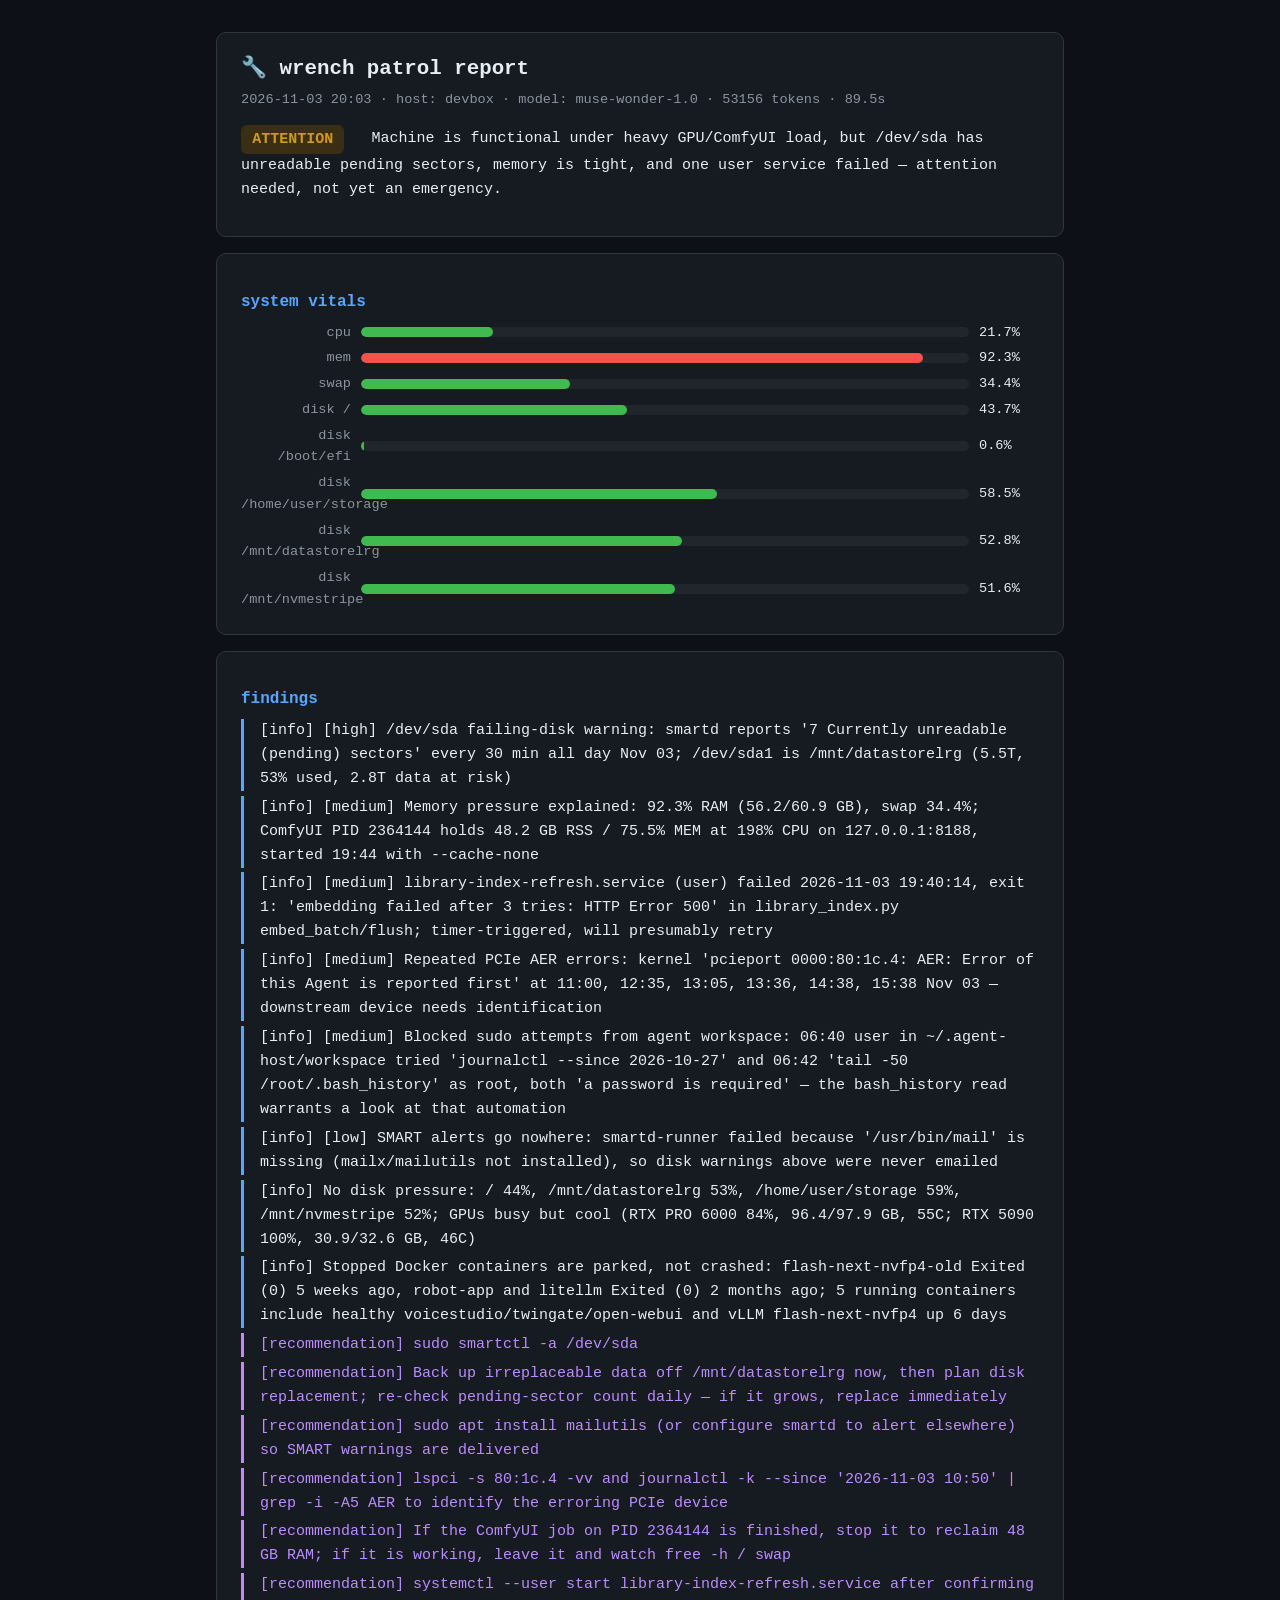
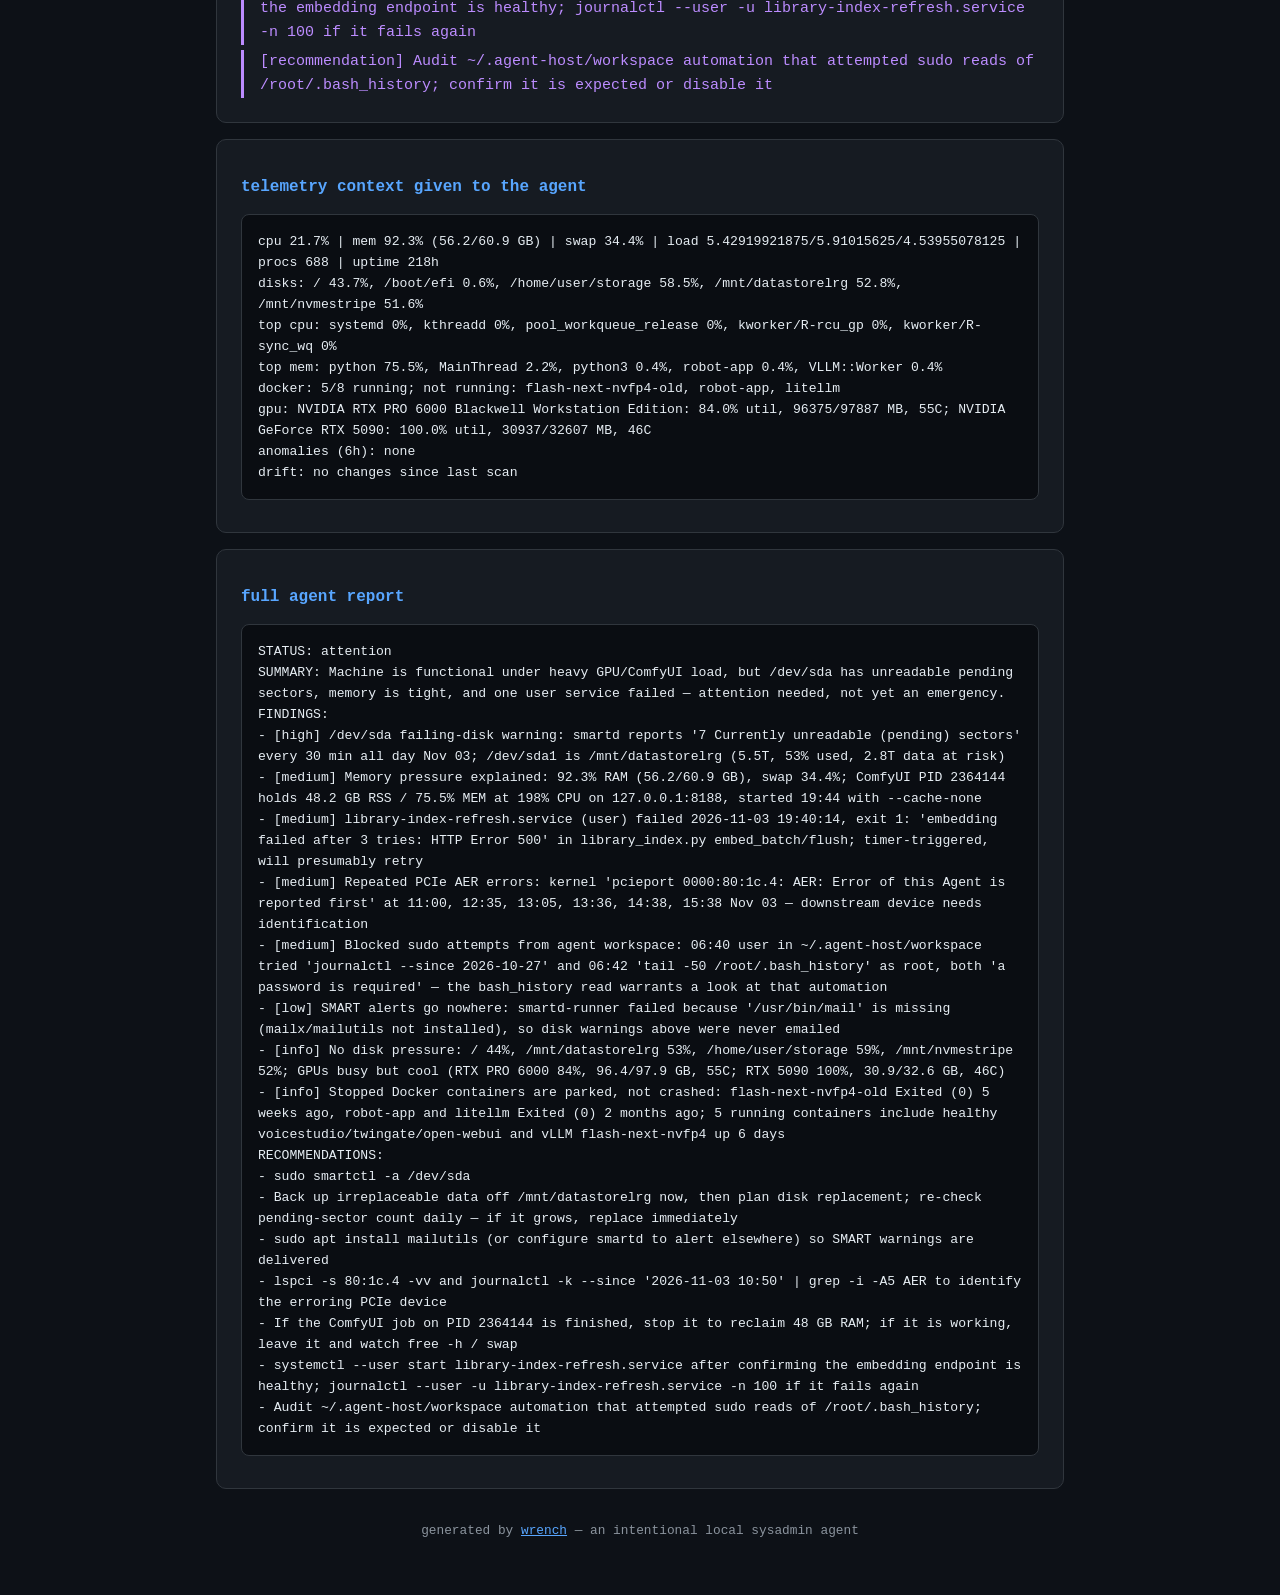
<file: examples/patrol-20261103-200319.html>
<!DOCTYPE html>
<html lang="en"><head><meta charset="utf-8">
<meta name="viewport" content="width=device-width, initial-scale=1">
<title>wrench patrol — 2026-11-03 20:03</title>
<style>
:root { --bg:#0d1117; --panel:#161b22; --border:#30363d; --fg:#e6edf3; --dim:#8b949e;
  --ok:#3fb950; --warn:#d29922; --crit:#f85149; --accent:#58a6ff; --mag:#bc8cff; }
* { box-sizing:border-box; }
body { background:var(--bg); color:var(--fg); font:15px/1.6 'SF Mono',ui-monospace,Menlo,Consolas,monospace;
  max-width:880px; margin:2rem auto; padding:0 1rem; }
.panel { background:var(--panel); border:1px solid var(--border); border-radius:10px;
  padding:1.2rem 1.5rem; margin-bottom:1rem; }
h1 { font-size:1.3rem; margin:0 0 .2rem; } h2 { font-size:1rem; color:var(--accent); margin:1rem 0 .4rem; }
.status { display:inline-block; padding:.15rem .7rem; border-radius:6px; font-weight:bold; }
.status.ok { background:#1a3a24; color:var(--ok); } .status.attention { background:#3a2e14; color:var(--warn); }
.status.critical,.status.error { background:#3d1a1a; color:var(--crit); }
.dim { color:var(--dim); font-size:.85rem; }
.finding { margin:.3rem 0; padding-left:1rem; border-left:3px solid var(--border); }
.finding.critical { border-color:var(--crit); } .finding.warning,.finding.attention { border-color:var(--warn); }
.finding.info { border-color:var(--accent); } .finding.recommendation { border-color:var(--mag); color:var(--mag); }
pre { background:#0a0d12; border:1px solid var(--border); border-radius:8px; padding:1rem;
  overflow-x:auto; white-space:pre-wrap; font-size:.82rem; }
.meter { display:flex; align-items:center; gap:.6rem; margin:.25rem 0; }
.meter .label { width:110px; text-align:right; color:var(--dim); font-size:.85rem; }
.meter .bar { flex:1; height:10px; background:#21262d; border-radius:5px; overflow:hidden; }
.meter .fill { height:100%; border-radius:5px; }
.meter .val { width:60px; font-size:.85rem; }
footer { color:var(--dim); font-size:.8rem; text-align:center; margin:2rem 0 1rem; }
a { color:var(--accent); }
</style></head><body>
<div class="panel">
  <h1>🔧 wrench patrol report</h1>
  <div class="dim">2026-11-03 20:03 · host: devbox · model: muse-wonder-1.0 · 53156 tokens · 89.5s</div>
  <p><span class="status attention">ATTENTION</span> &nbsp; Machine is functional under heavy GPU/ComfyUI load, but /dev/sda has unreadable pending sectors, memory is tight, and one user service failed — attention needed, not yet an emergency.</p>
</div>
<div class="panel"><h2>system vitals</h2><div class="meter"><div class="label">cpu</div><div class="bar"><div class="fill" style="width:21.7%;background:#3fb950"></div></div><div class="val">21.7%</div></div>
<div class="meter"><div class="label">mem</div><div class="bar"><div class="fill" style="width:92.3%;background:#f85149"></div></div><div class="val">92.3%</div></div>
<div class="meter"><div class="label">swap</div><div class="bar"><div class="fill" style="width:34.4%;background:#3fb950"></div></div><div class="val">34.4%</div></div>
<div class="meter"><div class="label">disk /</div><div class="bar"><div class="fill" style="width:43.7%;background:#3fb950"></div></div><div class="val">43.7%</div></div>
<div class="meter"><div class="label">disk /boot/efi</div><div class="bar"><div class="fill" style="width:0.6%;background:#3fb950"></div></div><div class="val">0.6%</div></div>
<div class="meter"><div class="label">disk /home/user/storage</div><div class="bar"><div class="fill" style="width:58.5%;background:#3fb950"></div></div><div class="val">58.5%</div></div>
<div class="meter"><div class="label">disk /mnt/datastorelrg</div><div class="bar"><div class="fill" style="width:52.8%;background:#3fb950"></div></div><div class="val">52.8%</div></div>
<div class="meter"><div class="label">disk /mnt/nvmestripe</div><div class="bar"><div class="fill" style="width:51.6%;background:#3fb950"></div></div><div class="val">51.6%</div></div></div>
<div class="panel"><h2>findings</h2><div class="finding info">[info] [high] /dev/sda failing-disk warning: smartd reports &#x27;7 Currently unreadable (pending) sectors&#x27; every 30 min all day Nov 03; /dev/sda1 is /mnt/datastorelrg (5.5T, 53% used, 2.8T data at risk)</div>
<div class="finding info">[info] [medium] Memory pressure explained: 92.3% RAM (56.2/60.9 GB), swap 34.4%; ComfyUI PID 2364144 holds 48.2 GB RSS / 75.5% MEM at 198% CPU on 127.0.0.1:8188, started 19:44 with --cache-none</div>
<div class="finding info">[info] [medium] library-index-refresh.service (user) failed 2026-11-03 19:40:14, exit 1: &#x27;embedding failed after 3 tries: HTTP Error 500&#x27; in library_index.py embed_batch/flush; timer-triggered, will presumably retry</div>
<div class="finding info">[info] [medium] Repeated PCIe AER errors: kernel &#x27;pcieport 0000:80:1c.4: AER: Error of this Agent is reported first&#x27; at 11:00, 12:35, 13:05, 13:36, 14:38, 15:38 Nov 03 — downstream device needs identification</div>
<div class="finding info">[info] [medium] Blocked sudo attempts from agent workspace: 06:40 user in ~/.agent-host/workspace tried &#x27;journalctl --since 2026-10-27&#x27; and 06:42 &#x27;tail -50 /root/.bash_history&#x27; as root, both &#x27;a password is required&#x27; — the bash_history read warrants a look at that automation</div>
<div class="finding info">[info] [low] SMART alerts go nowhere: smartd-runner failed because &#x27;/usr/bin/mail&#x27; is missing (mailx/mailutils not installed), so disk warnings above were never emailed</div>
<div class="finding info">[info] No disk pressure: / 44%, /mnt/datastorelrg 53%, /home/user/storage 59%, /mnt/nvmestripe 52%; GPUs busy but cool (RTX PRO 6000 84%, 96.4/97.9 GB, 55C; RTX 5090 100%, 30.9/32.6 GB, 46C)</div>
<div class="finding info">[info] Stopped Docker containers are parked, not crashed: flash-next-nvfp4-old Exited (0) 5 weeks ago, robot-app and litellm Exited (0) 2 months ago; 5 running containers include healthy voicestudio/twingate/open-webui and vLLM flash-next-nvfp4 up 6 days</div>
<div class="finding recommendation">[recommendation] sudo smartctl -a /dev/sda</div>
<div class="finding recommendation">[recommendation] Back up irreplaceable data off /mnt/datastorelrg now, then plan disk replacement; re-check pending-sector count daily — if it grows, replace immediately</div>
<div class="finding recommendation">[recommendation] sudo apt install mailutils (or configure smartd to alert elsewhere) so SMART warnings are delivered</div>
<div class="finding recommendation">[recommendation] lspci -s 80:1c.4 -vv and journalctl -k --since &#x27;2026-11-03 10:50&#x27; | grep -i -A5 AER to identify the erroring PCIe device</div>
<div class="finding recommendation">[recommendation] If the ComfyUI job on PID 2364144 is finished, stop it to reclaim 48 GB RAM; if it is working, leave it and watch free -h / swap</div>
<div class="finding recommendation">[recommendation] systemctl --user start library-index-refresh.service after confirming the embedding endpoint is healthy; journalctl --user -u library-index-refresh.service -n 100 if it fails again</div>
<div class="finding recommendation">[recommendation] Audit ~/.agent-host/workspace automation that attempted sudo reads of /root/.bash_history; confirm it is expected or disable it</div></div>
<div class="panel"><h2>telemetry context given to the agent</h2><pre>cpu 21.7% | mem 92.3% (56.2/60.9 GB) | swap 34.4% | load 5.42919921875/5.91015625/4.53955078125 | procs 688 | uptime 218h
disks: / 43.7%, /boot/efi 0.6%, /home/user/storage 58.5%, /mnt/datastorelrg 52.8%, /mnt/nvmestripe 51.6%
top cpu: systemd 0%, kthreadd 0%, pool_workqueue_release 0%, kworker/R-rcu_gp 0%, kworker/R-sync_wq 0%
top mem: python 75.5%, MainThread 2.2%, python3 0.4%, robot-app 0.4%, VLLM::Worker 0.4%
docker: 5/8 running; not running: flash-next-nvfp4-old, robot-app, litellm
gpu: NVIDIA RTX PRO 6000 Blackwell Workstation Edition: 84.0% util, 96375/97887 MB, 55C; NVIDIA GeForce RTX 5090: 100.0% util, 30937/32607 MB, 46C
anomalies (6h): none
drift: no changes since last scan</pre></div>
<div class="panel"><h2>full agent report</h2><pre>STATUS: attention
SUMMARY: Machine is functional under heavy GPU/ComfyUI load, but /dev/sda has unreadable pending sectors, memory is tight, and one user service failed — attention needed, not yet an emergency.
FINDINGS:
- [high] /dev/sda failing-disk warning: smartd reports &#x27;7 Currently unreadable (pending) sectors&#x27; every 30 min all day Nov 03; /dev/sda1 is /mnt/datastorelrg (5.5T, 53% used, 2.8T data at risk)
- [medium] Memory pressure explained: 92.3% RAM (56.2/60.9 GB), swap 34.4%; ComfyUI PID 2364144 holds 48.2 GB RSS / 75.5% MEM at 198% CPU on 127.0.0.1:8188, started 19:44 with --cache-none
- [medium] library-index-refresh.service (user) failed 2026-11-03 19:40:14, exit 1: &#x27;embedding failed after 3 tries: HTTP Error 500&#x27; in library_index.py embed_batch/flush; timer-triggered, will presumably retry
- [medium] Repeated PCIe AER errors: kernel &#x27;pcieport 0000:80:1c.4: AER: Error of this Agent is reported first&#x27; at 11:00, 12:35, 13:05, 13:36, 14:38, 15:38 Nov 03 — downstream device needs identification
- [medium] Blocked sudo attempts from agent workspace: 06:40 user in ~/.agent-host/workspace tried &#x27;journalctl --since 2026-10-27&#x27; and 06:42 &#x27;tail -50 /root/.bash_history&#x27; as root, both &#x27;a password is required&#x27; — the bash_history read warrants a look at that automation
- [low] SMART alerts go nowhere: smartd-runner failed because &#x27;/usr/bin/mail&#x27; is missing (mailx/mailutils not installed), so disk warnings above were never emailed
- [info] No disk pressure: / 44%, /mnt/datastorelrg 53%, /home/user/storage 59%, /mnt/nvmestripe 52%; GPUs busy but cool (RTX PRO 6000 84%, 96.4/97.9 GB, 55C; RTX 5090 100%, 30.9/32.6 GB, 46C)
- [info] Stopped Docker containers are parked, not crashed: flash-next-nvfp4-old Exited (0) 5 weeks ago, robot-app and litellm Exited (0) 2 months ago; 5 running containers include healthy voicestudio/twingate/open-webui and vLLM flash-next-nvfp4 up 6 days
RECOMMENDATIONS:
- sudo smartctl -a /dev/sda
- Back up irreplaceable data off /mnt/datastorelrg now, then plan disk replacement; re-check pending-sector count daily — if it grows, replace immediately
- sudo apt install mailutils (or configure smartd to alert elsewhere) so SMART warnings are delivered
- lspci -s 80:1c.4 -vv and journalctl -k --since &#x27;2026-11-03 10:50&#x27; | grep -i -A5 AER to identify the erroring PCIe device
- If the ComfyUI job on PID 2364144 is finished, stop it to reclaim 48 GB RAM; if it is working, leave it and watch free -h / swap
- systemctl --user start library-index-refresh.service after confirming the embedding endpoint is healthy; journalctl --user -u library-index-refresh.service -n 100 if it fails again
- Audit ~/.agent-host/workspace automation that attempted sudo reads of /root/.bash_history; confirm it is expected or disable it</pre></div>
<footer>generated by <a href="https://github.com/sunkencity999/wrench">wrench</a> — an intentional local sysadmin agent</footer>
</body></html>
</file>
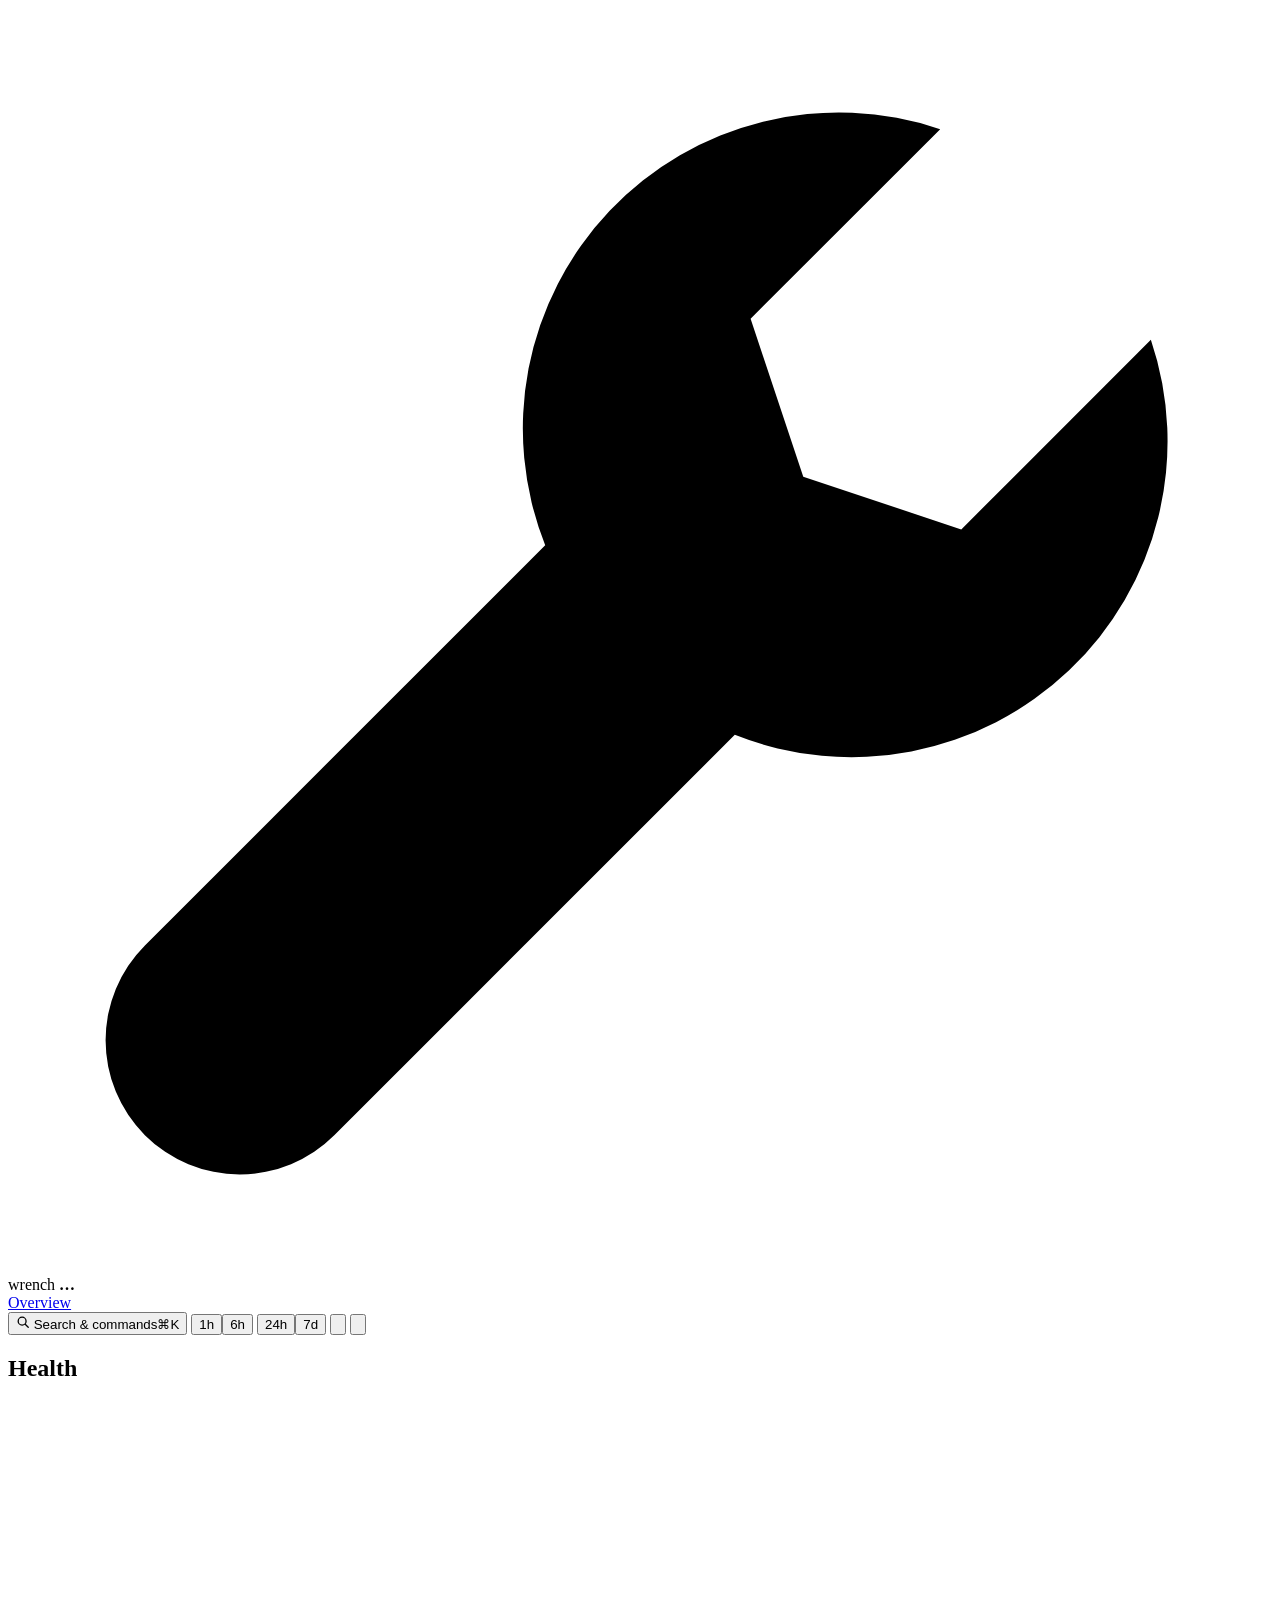
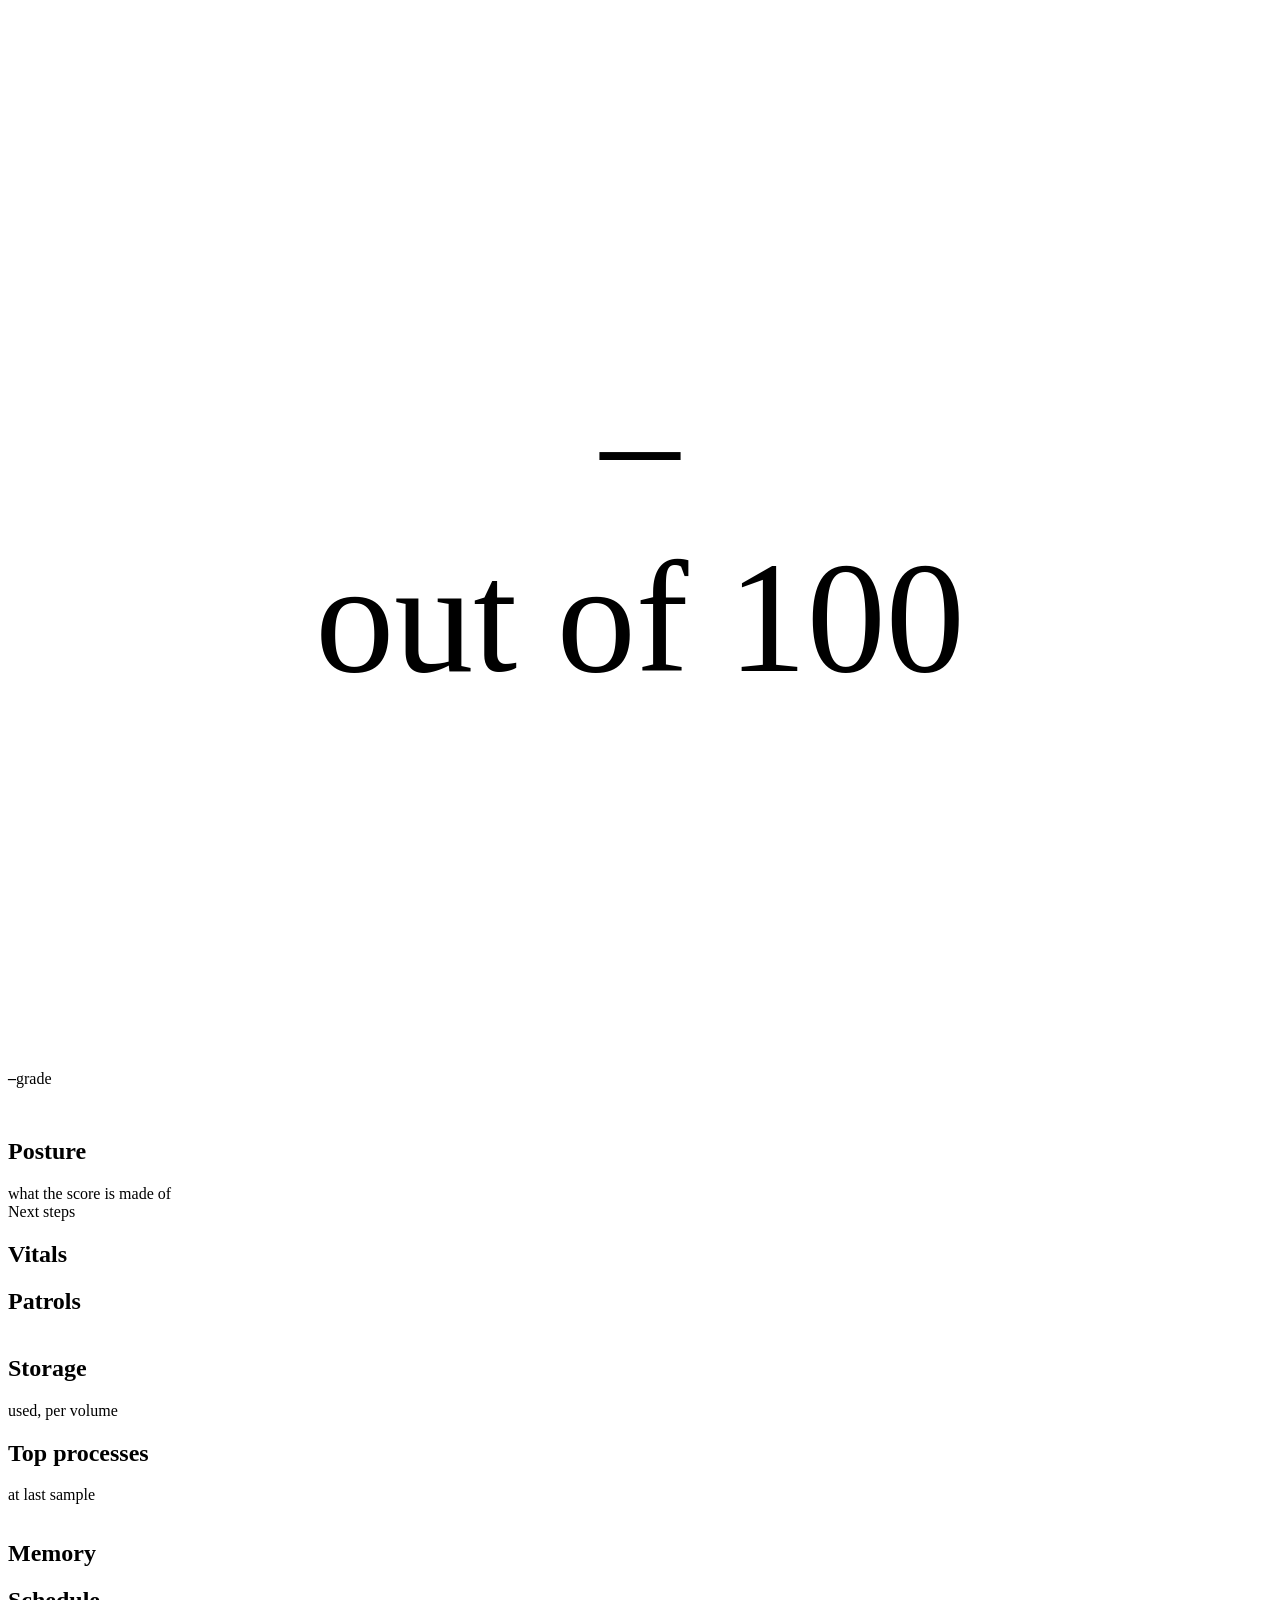
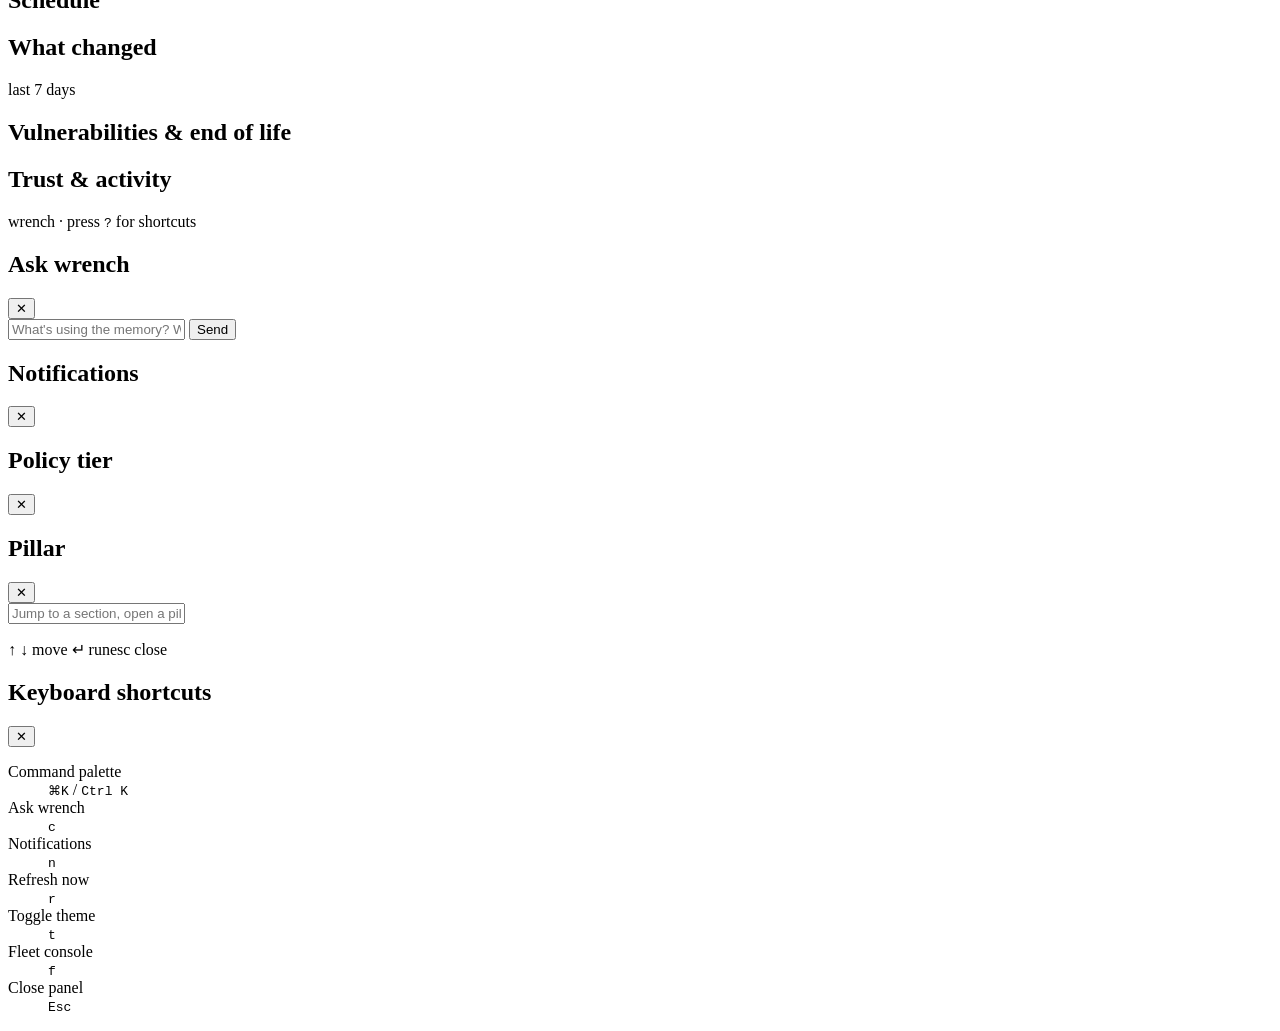
<file: wrench/web/dashboard.html>
<!DOCTYPE html>
<html lang="en"><head><meta charset="utf-8">
<meta name="viewport" content="width=device-width, initial-scale=1">
<title>wrench — overview</title>
<link rel="icon" href="data:image/svg+xml,%3Csvg xmlns='http://www.w3.org/2000/svg' viewBox='0 0 24 24'%3E%3Cpath fill='%233987e5' d='M21.7 6.3l-3.6 3.6-3-1-1-3 3.6-3.6a6 6 0 00-7.5 7.9L2.6 17.8a2.5 2.5 0 103.6 3.6l7.6-7.6a6 6 0 007.9-7.5z'/%3E%3C/svg%3E">
<style>__BASE_CSS__</style></head>
<body>
<div class="topbar">
  <span class="brand"><svg viewBox="0 0 24 24" aria-hidden="true"><path fill="currentColor" d="M21.7 6.3l-3.6 3.6-3-1-1-3 3.6-3.6a6 6 0 00-7.5 7.9L2.6 17.8a2.5 2.5 0 103.6 3.6l7.6-7.6a6 6 0 007.9-7.5z"/></svg>wrench</span>
  <span class="hostchip"><span class="live" id="live"></span><b id="host">…</b><span id="oslabel" class="dim"></span></span>
  <select class="input machine" id="machine" hidden aria-label="choose a machine" title="choose a machine"></select>
  <nav class="nav" aria-label="sections"><a class="on" href="/">Overview</a><a id="nav-fleet" href="/fleet" hidden>Fleet</a></nav>
  <span class="spacer"></span>
  <span class="dim" id="updated" style="font-size:12px"></span>
  <button class="searchbtn" id="palette-btn" title="command palette" aria-label="open the command palette">
    <svg viewBox="0 0 16 16" width="14" height="14" aria-hidden="true"><circle cx="7" cy="7" r="4.5" fill="none" stroke="currentColor" stroke-width="1.5"/><path d="M10.5 10.5L14 14" stroke="currentColor" stroke-width="1.5" stroke-linecap="round"/></svg>
    <span class="lbl">Search &amp; commands</span><span class="kbdkey lbl">⌘K</span></button>
  <span class="seg" role="group" aria-label="time range" id="range">
    <button data-h="1" aria-pressed="false">1h</button><button data-h="6" aria-pressed="false">6h</button>
    <button data-h="24" aria-pressed="true">24h</button><button data-h="168" aria-pressed="false">7d</button></span>
  <button class="iconbtn" id="bell" title="notifications (n)" aria-label="notifications">
    <svg viewBox="0 0 16 16"><path d="M8 1.8a4 4 0 00-4 4v2.4L2.7 11h10.6L12 8.2V5.8a4 4 0 00-4-4zM6.5 13a1.6 1.6 0 003 0" fill="none" stroke="currentColor" stroke-width="1.4" stroke-linecap="round" stroke-linejoin="round"/></svg>
    <span class="count" id="bell-count" hidden></span></button>
  <button class="iconbtn" id="chat-btn" title="ask wrench (c)" hidden>
    <svg viewBox="0 0 16 16"><path d="M2.5 3.5h11v7h-6l-3 2.5v-2.5h-2z" fill="none" stroke="currentColor" stroke-width="1.4" stroke-linejoin="round"/></svg>Ask</button>
  <button class="iconbtn" id="theme-btn" title="toggle theme (t)" aria-label="toggle theme">
    <svg viewBox="0 0 16 16"><circle cx="8" cy="8" r="5.5" fill="none" stroke="currentColor" stroke-width="1.4"/><path d="M8 2.5v11a5.5 5.5 0 000-11z" fill="currentColor"/></svg></button>
  <span class="rolechip" id="role" hidden></span>
  <button class="iconbtn" id="signout" title="sign out" hidden>Sign out</button>
</div>

<main class="page">
  <section class="card welcome" id="welcome" hidden aria-labelledby="h-welcome">
    <header style="align-items:center"><div><h3 id="h-welcome">Welcome — let's get this machine watched</h3>
      <span class="dim" style="font-size:13px" id="welcome-sub"></span></div>
      <span class="meta" style="display:flex;align-items:center;gap:10px;min-width:220px;justify-content:flex-end">
        <span class="progress" aria-hidden="true"><i id="welcome-bar"></i></span>
        <button class="iconbtn" id="welcome-hide" title="hide this guide">Hide</button></span></header>
    <div class="steps" id="welcome-steps"></div>
  </section>
  <div class="row hero">
    <section class="card health" aria-labelledby="h-health">
      <header><h2 id="h-health">Health</h2><span class="meta" id="coverage"></span></header>
      <div class="ringwrap">
        <svg class="ring" viewBox="0 0 128 128" role="img" id="ring" aria-label="health score">
          <circle class="track" cx="64" cy="64" r="54" fill="none" stroke-width="9"/>
          <circle class="value" id="ring-val" cx="64" cy="64" r="54" fill="none" stroke-width="9"
            stroke-linecap="round" transform="rotate(-90 64 64)" stroke-dasharray="339.3" stroke-dashoffset="339.3"/>
          <text class="score" id="score" x="64" y="70" text-anchor="middle">–</text>
          <text class="of" x="64" y="88" text-anchor="middle">out of 100</text>
        </svg>
        <div><div class="grade"><b id="grade">–</b>grade</div>
          <div style="margin-top:6px;display:flex;gap:6px;flex-wrap:wrap"><span id="state"></span><span id="trend"></span></div>
          <p class="dim" style="font-size:12.5px;margin-top:8px" id="health-note"></p></div>
      </div>
      <div id="health-spark"></div>
      <dl class="kv" id="health-facts" style="margin-top:auto;padding-top:12px;border-top:1px solid var(--line-soft)"></dl>
    </section>
    <section class="card" aria-labelledby="h-pillars">
      <header><h2 id="h-pillars">Posture</h2><span class="meta">what the score is made of</span></header>
      <div class="pillars" id="pillars"></div>
      <div class="subhead" id="issues-head">Next steps</div>
      <div class="issues" id="issues"></div>
    </section>
  </div>

  <section class="card" aria-labelledby="h-vitals">
    <header><h2 id="h-vitals">Vitals</h2><span class="meta" id="range-label"></span></header>
    <div class="tiles" id="tiles"></div>
    <div class="charts">
      <div class="chart" id="c-cpu"></div><div class="chart" id="c-mem"></div>
      <div class="chart" id="c-load"></div><div class="chart" id="c-net"></div>
    </div>
  </section>

  <div class="row two">
    <section class="card" aria-labelledby="h-patrol">
      <header><h2 id="h-patrol">Patrols</h2><span class="meta" id="patrol-meta"></span></header>
      <div class="feed" id="patrols"></div>
    </section>
    <div class="row" style="align-content:start">
      <section class="card" aria-labelledby="h-disks">
        <header><h2 id="h-disks">Storage</h2><span class="meta">used, per volume</span></header>
        <div class="disks" id="disks"></div>
      </section>
      <section class="card" aria-labelledby="h-procs">
        <header><h2 id="h-procs">Top processes</h2><span class="meta">at last sample</span></header>
        <div class="row two" style="gap:18px"><dl class="kv" id="top-cpu"></dl><dl class="kv" id="top-mem"></dl></div>
      </section>
    </div>
  </div>

  <div class="row two">
    <section class="card" aria-labelledby="h-memory">
      <header><h2 id="h-memory">Memory</h2><span class="meta" id="memory-meta"></span></header>
      <div class="feed" id="memory-pending" style="max-height:none"></div>
      <div class="feed" id="memory-list" style="max-height:300px"></div>
      <form class="memform" id="memory-form" hidden>
        <input class="input" id="memory-text" maxlength="500" autocomplete="off"
          placeholder="Tell wrench something to keep in mind…" aria-label="something to remember">
        <select class="input" id="memory-kind" aria-label="kind">
          <option value="fact">fact</option><option value="preference">preference</option>
          <option value="procedure">procedure</option><option value="lesson">lesson</option></select>
        <button class="btn primary" type="submit">Remember</button></form>
    </section>
    <section class="card" aria-labelledby="h-jobs">
      <header><h2 id="h-jobs">Schedule</h2><span class="meta" id="jobs-meta"></span></header>
      <div class="feed" id="jobs-proposed" style="max-height:none"></div>
      <div class="feed" id="jobs-list" style="max-height:300px"></div>
      <details class="runs" id="jobs-runs-wrap" hidden><summary>Recent runs</summary><div class="feed" id="jobs-runs" style="max-height:220px"></div></details>
    </section>
  </div>

  <div class="row three">
    <section class="card" aria-labelledby="h-drift">
      <header><h2 id="h-drift">What changed</h2><span class="meta">last 7 days</span></header>
      <div class="feed" id="drift"></div>
    </section>
    <section class="card" aria-labelledby="h-intel">
      <header><h2 id="h-intel">Vulnerabilities &amp; end of life</h2><span class="meta" id="intel-meta"></span></header>
      <div class="feed" id="intel"></div>
    </section>
    <section class="card" aria-labelledby="h-trust">
      <header><h2 id="h-trust">Trust &amp; activity</h2><span class="meta" id="audit-state"></span></header>
      <dl class="kv" id="trust" style="margin-bottom:12px"></dl>
      <div class="feed" id="actions" style="max-height:230px"></div>
    </section>
  </div>
  <footer class="foot">wrench <span id="version"></span> · press <code>?</code> for shortcuts</footer>
</main>

<div id="toasts" aria-live="polite"></div>
<div class="scrim" id="scrim"></div>

<aside class="drawer" id="chat" role="dialog" aria-label="ask wrench">
  <header><h2>Ask wrench</h2><span class="dim" id="chat-model" style="font-size:12px"></span>
    <button class="iconbtn" data-close aria-label="close">✕</button></header>
  <div class="content" id="chat-log"></div>
  <form class="chatform" id="chat-form"><input class="input" id="chat-input" data-autofocus autocomplete="off"
    maxlength="2000" placeholder="What's using the memory? What changed overnight?">
    <button class="btn primary" id="chat-send" type="submit">Send</button></form>
</aside>

<aside class="drawer" id="notifs" role="dialog" aria-label="notifications">
  <header><h2>Notifications</h2><button class="btn" id="mark-all" hidden>Mark all read</button>
    <button class="iconbtn" data-close aria-label="close">✕</button></header>
  <div class="content"><div class="feed" id="notif-list" style="max-height:none"></div></div>
</aside>

<aside class="drawer" id="tier" role="dialog" aria-label="policy tier">
  <header><h2>Policy tier</h2><button class="iconbtn" data-close aria-label="close">✕</button></header>
  <div class="content" id="tier-body"></div>
</aside>

<aside class="drawer" id="pillar" role="dialog" aria-label="pillar detail">
  <header><h2 id="p-title">Pillar</h2><span id="p-state"></span>
    <button class="iconbtn" data-close aria-label="close">✕</button></header>
  <div class="content" id="p-body"></div>
</aside>

<div class="palette" id="palette" role="dialog" aria-label="command palette">
  <div class="box"><input id="palette-input" type="text" autocomplete="off" spellcheck="false"
      placeholder="Jump to a section, open a pillar, copy a command…" aria-label="search commands">
    <ul id="palette-list" role="listbox"></ul>
    <div class="hint"><span><span class="kbdkey">↑</span> <span class="kbdkey">↓</span> move</span>
      <span><span class="kbdkey">↵</span> run</span><span><span class="kbdkey">esc</span> close</span></div></div>
</div>

<aside class="drawer" id="help" role="dialog" aria-label="keyboard shortcuts">
  <header><h2>Keyboard shortcuts</h2><button class="iconbtn" data-close aria-label="close">✕</button></header>
  <div class="content"><dl class="kv">
    <dt>Command palette</dt><dd><code>⌘K</code> / <code>Ctrl K</code></dd>
    <dt>Ask wrench</dt><dd><code>c</code></dd><dt>Notifications</dt><dd><code>n</code></dd>
    <dt>Refresh now</dt><dd><code>r</code></dd><dt>Toggle theme</dt><dd><code>t</code></dd>
    <dt>Fleet console</dt><dd><code>f</code></dd><dt>Close panel</dt><dd><code>Esc</code></dd></dl></div>
</aside>

<script nonce="__NONCE__">__BASE_JS__</script>
<script nonce="__NONCE__">
let hours = 24, me = { role: 'viewer' }, seenNotif = new Set(), firstLoad = true;
let wantNotif = null, shownNotif = false;

let shownScore = null;
function animateScore(to) {
  const C = 339.3, v = $('ring-val'), label = $('score');
  if (to == null) { label.textContent = '–'; v.style.strokeDashoffset = C; shownScore = null; return; }
  const from = shownScore ?? 0, t0 = performance.now(), ms = shownScore == null ? 900 : 400;
  if (matchMedia('(prefers-reduced-motion: reduce)').matches || document.hidden) {
    label.textContent = Math.round(to); v.style.strokeDashoffset = C * (1 - to / 100); shownScore = to; return; }
  const step = (now) => {
    const k = Math.min(1, (now - t0) / ms), e = 1 - Math.pow(1 - k, 3), cur = from + (to - from) * e;
    label.textContent = Math.round(cur); v.style.strokeDashoffset = C * (1 - cur / 100);
    if (k < 1) requestAnimationFrame(step); else shownScore = to;
  };
  // paint the final state first: if frames never run (background tab) it is still right
  label.textContent = Math.round(to); v.style.strokeDashoffset = C * (1 - to / 100);
  requestAnimationFrame(step);
}

function renderHealth(p, o) {
  const s = p.score;
  animateScore(s);
  $('grade').textContent = p.grade;
  $('ring').setAttribute('aria-label', s == null ? 'health score: no data yet' : `health score ${Math.round(s)} of 100, grade ${p.grade}`);
  $('ring-val').style.stroke = `var(--${p.state === 'ok' ? 'good' : p.state === 'attention' ? 'warning' : p.state === 'critical' ? 'critical' : 'unknown'})`;
  $('state').innerHTML = p.provisional ? badge('unknown', 'Provisional') : badge(p.state);
  const tr = o.health_trend || {}, hist = (o.health_history || []).map((h) => [h.ts, h.score]);
  const days = tr.since_ts ? Math.max(1, Math.round((Date.now() / 1000 - tr.since_ts) / 86400)) : 0;
  const dir = tr.delta > 0.4 ? 'up' : tr.delta < -0.4 ? 'down' : '';
  $('trend').innerHTML = tr.delta == null ? '' : `<span class="trend ${dir}" title="compared with ${esc(new Date(tr.since_ts * 1000).toLocaleDateString())}">${dir === 'up' ? '▲' : dir === 'down' ? '▼' : '—'} ${dir ? (tr.delta > 0 ? '+' : '') + tr.delta.toFixed(0) : 'steady'} <span style="font-weight:500">vs ${days}d ago</span></span>`;
  $('health-spark').innerHTML = hist.length > 1 ? sparkline(hist)
    + `<div class="sparkcap"><span>health · ${esc(ago(hist[0][0]).replace(' ago', ''))} of history</span><span>now ${Math.round(hist[hist.length - 1][1])}</span></div>` : '';
  $('coverage').textContent = `${p.coverage.measured} of ${p.coverage.total} pillars measured`;
  $('health-note').textContent = s == null ? 'No measurements yet — run a patrol to take the first ones.'
    : p.provisional ? 'Too little is measured to grade this machine yet. Run a patrol to measure the rest.'
    : p.coverage.measured < p.coverage.total ? 'Unmeasured pillars are left out of the score, not counted as healthy.' : 'Every pillar is measured.';
  $('issues').innerHTML = (p.top_issues || []).map((i) => `
    <div class="issue"><span class="dot ${esc(p.pillars.find((x) => x.key === i.pillar).state)}"></span>
      <span><b>${esc(i.label)}</b> — ${esc(i.detail)}</span><small>next step: ${cmd(i.command)}</small></div>`).join('')
    || (s == null ? `<div class="empty">Run ${cmd('wrench patrol')} to take the first measurements.</div>`
      : p.provisional ? `<div class="empty">Most pillars are not measured yet — run ${cmd('wrench patrol')}.</div>`
      : '<div class="empty">Nothing needs attention.</div>');
  $('issues-head').hidden = !(p.top_issues || []).length;
  $('pillars').innerHTML = p.pillars.map((x) => `
    <button class="pillar" data-pillar="${esc(x.key)}" aria-label="${esc(x.label)}: ${x.score == null ? 'not measured' : Math.round(x.score) + ' of 100'} — open details">
      <div class="top">${badge(x.state)}<span class="name">${esc(x.label)}</span>
        <span class="val num">${x.score == null ? '—' : Math.round(x.score)}</span></div>
      <div class="meter ${esc(x.state)}"><i style="width:${Number(x.score) || 0}%"></i></div>
      <div class="detail">${esc(x.detail)}</div><div class="more">See the evidence →</div>
    </button>`).join('');
}

async function openPillar(key) {
  $('p-title').textContent = '…'; $('p-state').innerHTML = ''; $('p-body').innerHTML = '<div class="empty">loading…</div>';
  openDrawer('pillar');
  if (location.hash !== '#pillar=' + key) history.replaceState(null, '', '#pillar=' + key);
  let d; try { d = await api('/api/pillar?key=' + encodeURIComponent(key)); } catch (e) { $('p-body').innerHTML = `<div class="empty">${esc(e.message)}</div>`; return; }
  $('p-title').textContent = d.label; $('p-state').innerHTML = badge(d.state);
  const order = { critical: 0, attention: 1, info: 2, ok: 3 };
  const items = (d.items || []).slice().sort((a, b) => (order[a.state] ?? 2) - (order[b.state] ?? 2));
  $('p-body').innerHTML = `
    <div style="display:flex;align-items:flex-end;gap:14px"><div class="bigscore">${d.score == null ? '—' : Math.round(d.score)}</div>
      <div class="dim" style="font-size:12.5px;padding-bottom:4px">${d.score == null ? 'not measured yet' : 'out of 100'} · ${d.share}% of the overall score${d.measured_at ? ' · measured ' + esc(ago(d.measured_at)) : ''}</div></div>
    <div class="meter ${esc(d.state)}" style="height:6px"><i style="width:${Number(d.score) || 0}%"></i></div>
    <p style="color:var(--text-2)">${esc(d.explain)}</p>
    <div><div class="subhead" style="margin:0 0 8px">Evidence</div><div class="evid">${
      items.map((i) => `<div class="finding">${badge(i.state)}<span>${esc(i.title)}${i.detail ? `<small>${esc(i.detail)}</small>` : ''}</span></div>`).join('')
      || `<div class="empty">${d.score == null ? 'Nothing has been measured for this pillar yet.' : 'No individual items to show.'}</div>`}</div></div>
    <div><div class="subhead" style="margin:0 0 8px">Measure again or go deeper</div>
      <p style="font-size:13px">Run ${cmd(d.command)} on this machine. <span class="dim">Click the command to copy it.</span></p></div>`;
}

function renderWelcome(list, hasPatrol) {
  const done = list.filter((x) => x.done).length, core = list.slice(0, 2).every((x) => x.done);
  let hidden = false; try { hidden = localStorage.getItem('wrench-welcome') === 'hide'; } catch (e) { /* private mode */ }
  $('welcome').hidden = (core && hidden) || done === list.length;
  if ($('welcome').hidden) return;
  $('h-welcome').textContent = hasPatrol ? 'Finish setting up this machine' : "Welcome — let's get this machine watched";
  $('welcome-sub').textContent = `${done} of ${list.length} done · each step is one command`;
  $('welcome-bar').style.width = (done / list.length * 100) + '%';
  $('welcome-hide').hidden = !core;
  $('welcome-steps').innerHTML = list.map((x) => `
    <div class="stepc ${x.done ? 'done' : ''}"><span class="tick" aria-hidden="true">✓</span><span class="t">${esc(x.title)}</span>
      <span class="w">${esc(x.why)}</span>${x.done ? '' : `<span class="c">${cmd(x.command)}</span>`}</div>`).join('');
}

function renderVitals(o, tl) {
  const os = o.os || {};
  const tile = (k, v, unit) => `<div class="tile"><div class="k">${k}</div><div class="v num">${v}${unit ? `<small>${unit}</small>` : ''}</div></div>`;
  const n = (v, d = 0) => (v == null ? '—' : Number(v).toFixed(d));
  $('tiles').innerHTML = tile('CPU', n(os.cpu_pct), '%') + tile('Memory', n(os.mem_pct), '%')
    + tile('Swap', n(os.swap_pct), '%') + tile('Load 1m', n(os.load_1m, 2))
    + tile('Processes', os.n_procs ?? '—') + tile('Uptime', dur(os.uptime_s));
  const series = (k) => tl.filter((s) => s[k] != null).map((s) => [s.ts, s[k]]);
  lineChart($('c-cpu'), { title: 'CPU', points: series('cpu_pct'), unit: '%', max: 100 });
  lineChart($('c-mem'), { title: 'Memory', points: series('mem_pct'), unit: '%', max: 100 });
  lineChart($('c-load'), { title: 'Load (1 min)', points: series('load_1m'), fmt: (v) => v.toFixed(2) });
  lineChart($('c-net'), { title: 'Network in', points: series('net_recv_rate_kbs'), unit: ' KB/s' });
  $('range-label').textContent = hours === 168 ? 'last 7 days' : `last ${hours} hour${hours > 1 ? 's' : ''}`;
  const disks = Object.entries(os.disk_pct || {}).map(([m, v]) => [m, Number(v)])
    .filter((e) => Number.isFinite(e[1])).sort((a, b) => b[1] - a[1]);
  $('disks').innerHTML = disks.length ? disks.map(([m, p]) => `
    <div class="disk"><span class="mount" title="${esc(m)}">${esc(m)}</span>
      <div class="meter ${stateOf(p)}" role="img" aria-label="${esc(m)} ${p}% used"><i style="width:${p}%"></i></div>
      <span class="num"><b>${p.toFixed(0)}%</b></span></div>`).join('') : '<div class="empty">No volumes sampled yet.</div>';
  const procs = (rows, key, head) => `<dt class="dim">${head}</dt><dd></dd>` + (rows || []).map((r) =>
    `<dt style="color:var(--text)">${esc(r.name)}</dt><dd class="num">${Number(r[key]).toFixed(1)}%</dd>`).join('');
  $('top-cpu').innerHTML = procs(os.top_cpu, 'cpu_pct', 'by CPU');
  $('top-mem').innerHTML = procs(os.top_mem, 'mem_pct', 'by memory');
}

function renderPatrols(list) {
  $('patrol-meta').textContent = list.length ? 'last ' + ago(list[0].ts) : '';
  $('patrols').innerHTML = list.length ? list.map((p, i) => {
    const fs = (p.findings || []).filter((f) => f.severity !== 'recommendation');
    const recs = (p.findings || []).filter((f) => f.severity === 'recommendation');
    return `<div class="item" data-ts="${p.ts}">
      <div class="head">${badge(p.status)}${p.model === 'deterministic' ? '<span class="tag" title="No model was consulted; every finding is a code check.">deterministic</span>' : ''}
        <span class="when">${ago(p.ts)}</span></div>
      <div class="body">${esc(p.summary)}</div>
      ${i === 0 && fs.length ? `<div class="findings">${fs.slice(0, 8).map((f) =>
        `<div class="finding">${badge(f.severity)}<span>${esc(f.text)}</span></div>`).join('')}
        ${fs.length > 8 ? `<div class="sub">…and ${fs.length - 8} more in the full report</div>` : ''}</div>` : ''}
      ${i === 0 && recs.length ? `<div class="sub">Recommended: ${recs.slice(0, 3).map((r) => cmd(r.text)).join(' ')}</div>` : ''}
      <details><summary>Full report${i ? ` · ${fs.length} finding(s)` : ''}</summary><pre>${esc(p.report_md)}</pre></details>
      <div class="sub">${esc(p.model || '')}${p.tokens ? ` · ${p.tokens.toLocaleString()} tokens` : ''}</div></div>`;
  }).join('') : `<div class="empty">No patrols yet. Run ${cmd('wrench patrol')}, or schedule them with ${cmd('wrench install-service')}.</div>`;
}

function renderFeeds(drift, wi, actions, o) {
  $('drift').innerHTML = drift.length ? drift.map((d) => `
    <div class="item"><div class="head"><span class="tag">${esc(d.kind)}</span><span class="when">${ago(d.ts)}</span></div>
      <div class="body">${esc(d.summary)}</div>
      ${Array.isArray(d.details) && d.details.length > 1 ? `<details><summary>${d.details.length} changes</summary><pre>${esc(d.details.join('\n'))}</pre></details>` : ''}</div>`).join('')
    : '<div class="empty">No changes recorded — ports, services, packages, users and scheduled jobs match the last scan.</div>';
  if (wi && wi.ts) {
    const v = wi.vulns || [], eol = (wi.eol || []);
    $('intel-meta').textContent = `scanned ${ago(wi.ts)}${wi.online === false ? ' · cached' : ''}`;
    $('intel').innerHTML = v.slice(0, 10).map((x) => `
      <div class="item"><div class="head">${badge('critical', 'CVE')}<b>${esc(x.package)}</b> <span class="dim mono">${esc(x.version)}</span></div>
        <div class="body">${esc((x.aliases || []).join(', ') || x.vuln_id)}${x.fixed ? ` · fixed in <code>${esc(x.fixed)}</code>` : ''}</div>
        <div class="sub">${esc(x.summary || '')}</div></div>`).join('')
      + (v.length > 10 ? `<div class="item sub">…and ${v.length - 10} more — <code>wrench cve</code></div>` : '')
      + eol.map((e) => `<div class="item"><div class="head">${badge(e.is_eol ? 'attention' : 'ok', e.is_eol ? 'End of life' : 'Supported')}<span>${esc(e.label)}</span></div></div>`).join('')
      + (!v.length ? `<div class="item sub">No known CVEs in ${wi.packages_checked} checked packages.</div>` : '');
  } else {
    $('intel').innerHTML = o.offline ? '<div class="empty">Offline mode — public vulnerability lookups are disabled.</div>'
      : `<div class="empty">No scan yet. Run ${cmd('wrench cve')}.</div>`;
  }
  const a = o.audit || {};
  $('audit-state').innerHTML = a.count == null ? '' : badge(a.intact ? 'ok' : 'critical', a.intact ? 'Audit chain intact' : 'Audit chain broken');
  const b = o.brain || {};
  $('trust').innerHTML = `
    <dt>Policy tier</dt><dd><button class="tierbtn" id="tier-open" title="what wrench may do on its own — click to change"><b>${esc(o.policy_tier)}</b><span>${esc(tierName(o))}</span><span class="chev" aria-hidden="true">›</span></button></dd>
    <dt>Brain</dt><dd>${b.usable ? `${esc(b.provider)} · <span class="mono">${esc(b.model)}</span>` : `<span class="dim">deterministic — ${esc(b.reason || 'not configured')}</span>`}</dd>
    <dt>Network</dt><dd>${o.offline ? 'offline mode (zero egress)' : 'normal'}</dd>
    <dt>Audit events</dt><dd class="num">${a.count ?? '—'}${a.reason && !a.intact ? ` · <span style="color:var(--critical-ink)">${esc(a.reason)}</span>` : ''}</dd>
    <dt>Tokens spent</dt><dd class="num">${(o.tokens_total || 0).toLocaleString()}</dd>`;
  $('actions').innerHTML = actions.length ? actions.slice(0, 30).map((x) => `
    <div class="item"><div class="head"><span class="tag">${esc(x.kind)}</span>${x.approved ? '' : badge('attention', 'blocked')}<span class="when">${ago(x.ts)}</span></div>
      <div class="body mono" style="font-size:12.5px">${esc(x.command)}</div></div>`).join('')
    : '<div class="empty">No agent actions recorded yet.</div>';
}

const tierName = (o) => ((o.policy && o.policy.tiers.find((t) => t.tier === o.policy_tier)) || {}).name || '';
function renderTier(o) {
  const p = o.policy; if (!p) { $('tier-body').innerHTML = '<div class="empty">No configuration loaded.</div>'; return; }
  const admin = o.role === 'admin', cur = p.tiers.findIndex((t) => t.tier === o.policy_tier);
  $('tier-body').innerHTML = `
    <p class="dim" style="font-size:13.5px;margin-bottom:14px">How much wrench may do on its own, from watching to acting. At every tier it can only run commands from its built-in catalog — it never writes its own.</p>
    <div class="tiers">${p.tiers.map((t, i) => {
      const here = i === cur, up = i > cur;
      let action = '';
      if (here) action = badge('ok', 'Current');
      else if (!admin) action = '';
      else if (p.env_override) action = '<span class="sub">locked by WRENCH_POLICY</span>';
      else if (up && !p.raise_allowed) action = cmd('wrench policy ' + t.tier);
      else action = `<button class="btn sm${up ? ' primary' : ''}" data-tier="${esc(t.tier)}" data-up="${up ? 1 : 0}">${up ? 'Raise to' : 'Lower to'} ${esc(t.tier)}</button>`;
      return `<div class="tier${here ? ' here' : ''}"><div class="head"><b>${esc(t.tier)}</b><span class="tag">${esc(t.name)}</span><span class="when">${action}</span></div>
        <div class="body">${esc(t.allows)}</div></div>`;
    }).join('')}</div>
    ${admin && !p.raise_allowed && cur < p.tiers.length - 1 && !p.env_override ? `<p class="sub" style="margin-top:14px">Giving wrench more reach is done from a terminal on this machine — click a command above to copy it. That way a dashboard sign-in alone can never hand it the ability to act. To allow it from here, set <code>allow_tier_raise = true</code> under <code>[web]</code> in the config.</p>` : ''}
    ${!admin ? '<p class="sub" style="margin-top:14px">Changing the tier needs the admin role.</p>' : ''}
    ${p.commands ? `<details class="catalog"><summary><b>What it can run on this machine</b><span class="sub">${p.commands.look} kinds of read-only check · ${p.commands.fix} kinds of fix${p.commands.custom ? ` · ${p.commands.custom} of your own` : ''}</span></summary>
      <table class="packs"><thead><tr><th>Pack</th><th class="num">Look</th><th class="num">Fix</th><th>Tools</th></tr></thead><tbody>${p.commands.packs.map((k) => `
        <tr${k.enabled ? '' : ' class="off"'}><td>${esc(k.title)}</td><td class="num">${k.look || ''}</td><td class="num">${k.fix || ''}</td><td class="dim">${k.enabled ? esc(k.tools.join(', ')) : 'switched off'}</td></tr>`).join('')}</tbody></table>
      <p class="sub">Checks run at every tier. Fixes need <code>repair</code> or <code>autonomous</code>; the higher-impact ones ask every time. Full list and a tester: ${cmd('wrench commands')}</p></details>` : ''}`;
}
const WHO = { user: 'from you', agent: 'noted by wrench', learned: 'learned from what you do' };
const until = (ts) => { if (!ts) return '—'; const d = ts - Date.now() / 1000; return d <= 0 ? 'due now' : 'in ' + dur(d); };
function renderMemory(m) {
  const admin = me.role === 'admin';
  $('memory-meta').textContent = m.enabled === false ? 'disabled' : `${m.counts.active} remembered${m.counts.pending ? ` · ${m.counts.pending} to review` : ''}`;
  $('memory-form').hidden = !admin || m.enabled === false;
  $('memory-pending').innerHTML = m.pending.map((x) => `
    <div class="item proposal"><div class="head">${badge('unknown', 'Wants to remember')}<span class="tag">${esc(x.kind)}</span><span class="when">${ago(x.ts)}</span></div>
      <div class="body">${esc(x.text)}</div>
      ${admin ? `<div class="acts"><button class="btn sm primary" data-mem="approve" data-id="${x.id}">Keep</button><button class="btn sm" data-mem="reject" data-id="${x.id}">Discard</button></div>`
        : `<div class="sub">Review with ${cmd('wrench memory review')}</div>`}</div>`).join('');
  $('memory-list').innerHTML = m.memories.length ? m.memories.map((x) => `
    <div class="item"><div class="head"><span class="tag">${esc(x.kind)}</span><span class="dim" style="font-size:12px">${esc(WHO[x.source] || x.source)}${x.pinned ? ' · pinned' : ''}</span>
        <span class="when">${x.uses ? `used ${x.uses}×` : 'not used yet'}</span></div>
      <div class="body">${esc(x.text)}</div>
      ${admin ? `<div class="acts quiet"><button class="btn sm" data-mem="${x.pinned ? 'unpin' : 'pin'}" data-id="${x.id}">${x.pinned ? 'Unpin' : 'Pin'}</button><button class="btn sm danger" data-mem="forget" data-id="${x.id}">Forget</button></div>` : ''}</div>`).join('')
    : (m.pending.length ? '' : `<div class="empty">Nothing remembered yet. Tell wrench how you want things done, or what is unusual about this machine — ${cmd('wrench remember "…"')}. It also keeps notes of its own, which you approve first.</div>`);
}
function renderJobs(j) {
  const admin = me.role === 'admin', hb = j.heartbeat;
  $('jobs-meta').innerHTML = hb.alive == null ? badge('unknown', 'Heartbeat not running')
    : badge(hb.alive ? 'ok' : 'critical', hb.alive ? 'Heartbeat alive' : 'Heartbeat silent') + ` <span class="dim">${ago(hb.last_tick)}</span>`;
  const proposed = j.jobs.filter((x) => x.status === 'proposed'), rest = j.jobs.filter((x) => x.status !== 'proposed');
  const does = (x) => esc(x.action) + (x.args && (x.args.prompt || x.args.text) ? `: ${esc(x.args.prompt || x.args.text)}` : '');
  $('jobs-proposed').innerHTML = proposed.map((x) => `
    <div class="item proposal"><div class="head">${badge('unknown', 'Proposed')}<b>${esc(x.name)}</b><span class="tag">${esc(x.schedule)}</span></div>
      <div class="body">${esc(x.note || '')}</div><div class="sub">would run: ${does(x)}</div>
      ${admin ? `<div class="acts"><button class="btn sm primary" data-job="approve" data-name="${esc(x.name)}">Approve</button><button class="btn sm" data-job="rm" data-name="${esc(x.name)}">Decline</button></div>`
        : `<div class="sub">Approve with ${cmd('wrench jobs approve ' + x.name)}</div>`}</div>`).join('');
  $('jobs-list').innerHTML = rest.length ? rest.map((x) => `
    <div class="item"><div class="head"><b>${esc(x.name)}</b><span class="tag">${esc(x.schedule)}</span>${x.status === 'paused' ? badge('attention', 'Paused') : ''}
        <span class="when">${x.status === 'active' ? 'next ' + until(x.next_run) : ''}</span></div>
      <div class="body">${does(x)}</div>
      <div class="sub">${x.last_run ? `${badge(x.last_status)} ${ago(x.last_run)} — ${esc((x.last_summary || '').split('\n')[0].slice(0, 140))}` : 'has not run yet'}</div>
      ${admin ? `<div class="acts quiet"><button class="btn sm" data-job="${x.status === 'paused' ? 'resume' : 'pause'}" data-name="${esc(x.name)}">${x.status === 'paused' ? 'Resume' : 'Pause'}</button><button class="btn sm danger" data-job="rm" data-name="${esc(x.name)}">Remove</button></div>` : ''}</div>`).join('')
    : (proposed.length ? '' : `<div class="empty">No scheduled jobs. Start the heartbeat with ${cmd('wrench install-service')}, then add work: ${cmd('wrench jobs add morning-brief "weekdays 08:30" brief')}</div>`);
  if (hb.alive == null && rest.length) $('jobs-list').insertAdjacentHTML('afterbegin', `<div class="item sub">Nothing will fire until the heartbeat is started: ${cmd('wrench install-service')}</div>`);
  $('jobs-runs-wrap').hidden = !j.runs.length;
  $('jobs-runs').innerHTML = j.runs.map((r) => `<div class="item"><div class="head">${badge(r.status)}<b>${esc(r.name)}</b><span class="when">${ago(r.ts)}</span></div>
    <div class="sub">${esc((r.summary || '').slice(0, 200))}</div></div>`).join('');
}

function renderNotifs(list) {
  const unread = list.filter((n) => !n.read);
  const c = $('bell-count'); c.hidden = !unread.length; c.textContent = unread.length > 99 ? '99+' : unread.length;
  $('mark-all').hidden = !unread.length || me.role !== 'admin';
  $('notif-list').innerHTML = list.length ? list.slice().reverse().map((n) => `
    <div class="item${n.id === wantNotif ? ' hl' : ''}" data-nid="${esc(n.id)}" style="${n.read && n.id !== wantNotif ? 'opacity:.6' : ''}"><div class="head">${badge(n.severity)}<span class="tag">${esc(n.kind || 'patrol')}</span><span class="when">${ago(n.ts)}</span></div>
      <div class="body">${esc(n.summary)}</div></div>`).join('') : '<div class="empty">Nothing here — the box is quiet.</div>';
  if (wantNotif) {                        // arrived from a clicked desktop notification
    const el = document.querySelector('#notif-list [data-nid="' + CSS.escape(wantNotif) + '"]');
    if (el && !shownNotif) { shownNotif = true; el.scrollIntoView({ block: 'center' }); }
  }
  if (!firstLoad) for (const n of unread) {
    if (seenNotif.has(n.id)) continue;
    const t = document.createElement('div'); t.className = 'toast ' + esc(n.severity);
    t.innerHTML = `<div class="t">${esc(LABEL[n.severity] || n.severity)} · ${esc(n.kind || 'patrol')}</div>${esc(n.summary)}`;
    t.addEventListener('click', () => { t.remove(); openDrawer('notifs'); });
    $('toasts').appendChild(t); setTimeout(() => t.remove(), 20000);
  }
  unread.forEach((n) => seenNotif.add(n.id));
}

async function refresh() {
  try {
    const [o, tl, drift, patrols, actions, wi, notifs, mem, jobs] = await Promise.all([
      api('/api/overview'), api('/api/timeline?hours=' + hours), api('/api/drift'),
      api('/api/patrols'), api('/api/actions'), api('/api/webintel'), api('/api/notifications?all=1'),
      api('/api/memory'), api('/api/jobs')]);
    me = o;
    $('host').textContent = o.host; $('oslabel').textContent = o.os_label || '';
    $('version').textContent = 'v' + o.version;
    document.title = `${o.posture.score == null ? '' : Math.round(o.posture.score) + ' · '}${o.host} — wrench`;
    $('nav-fleet').hidden = !o.fleet_hub;
    if (o.fleet_hub) api('/api/fleet/nodes').then((d) => fillMachines(d.nodes, '/')).catch(() => {});
    else $('machine').hidden = true;
    $('chat-btn').hidden = o.role !== 'admin' || !o.brain.usable;
    $('chat-model').textContent = o.brain.usable ? `${o.brain.provider} · ${o.brain.model}` : '';
    $('role').hidden = $('signout').hidden = !o.auth_required; $('role').textContent = o.role;
    const fresh = o.ts && (Date.now() / 1000 - o.ts) < 300;
    $('live').classList.toggle('stale', !fresh);
    $('updated').textContent = o.ts ? 'sampled ' + ago(o.ts) : 'no samples yet';
    renderHealth(o.posture, o); renderVitals(o, tl); renderPatrols(patrols);
    renderWelcome(o.checklist || [], patrols.length > 0);
    const lp = patrols[0], unread = notifs.filter((n) => !n.read).length;
    const hot = Object.values((o.os || {}).disk_pct || {}).filter((p) => p >= 90).length;
    $('health-facts').innerHTML = `
      <dt>Last patrol</dt><dd>${lp ? `${badge(lp.status)} <span class="dim">${ago(lp.ts)}</span>` : '<span class="dim">none yet</span>'}</dd>
      <dt>Unread notifications</dt><dd class="num">${unread}</dd>
      <dt>Volumes at 90% or more</dt><dd class="num">${hot}</dd>`;
    renderFeeds(drift, wi, actions, o); renderNotifs(notifs);
    renderMemory(mem); renderJobs(jobs); renderTier(o);
    firstLoad = false;
  } catch (e) { if (e.message !== 'auth') { $('updated').textContent = 'connection lost — retrying'; $('live').classList.add('stale'); } }
}

/* ---- interactions ---- */
wireChrome();
$('machine').addEventListener('change', (e) => { location.href = e.target.value; });
$('range').addEventListener('click', (e) => {
  const b = e.target.closest('button'); if (!b) return;
  hours = Number(b.dataset.h);
  $('range').querySelectorAll('button').forEach((x) => x.setAttribute('aria-pressed', x === b));
  refresh();
});
$('bell').addEventListener('click', () => openDrawer('notifs'));
$('pillars').addEventListener('click', (e) => { const b = e.target.closest('[data-pillar]'); if (b) openPillar(b.dataset.pillar); });
$('welcome-hide').addEventListener('click', () => { try { localStorage.setItem('wrench-welcome', 'hide'); } catch (e) { /* private */ } $('welcome').hidden = true; });
const jump = (id) => () => { const el = $(id).closest('.card'); el.scrollIntoView({ behavior: 'smooth', block: 'start' }); };
const COMMANDS = ['wrench patrol', 'wrench score', 'wrench status', 'wrench security', 'wrench comply', 'wrench backups',
  'wrench certs', 'wrench cve', 'wrench forecast', 'wrench drift', 'wrench fixxer', 'wrench doctor',
  'wrench install-service', 'wrench policy', 'wrench policy repair', 'wrench commands', 'wrench memory', 'wrench memory review', 'wrench jobs', 'wrench heartbeat --status', 'wrench audit verify', 'wrench fleet enroll', 'wrench bundle'];
initPalette(() => [
  ...(me.posture ? me.posture.pillars.map((x) => ({ group: 'Pillar', label: x.label, hint: x.score == null ? 'not measured' : String(Math.round(x.score)), run: () => openPillar(x.key) })) : []),
  { group: 'Go to', label: 'Vitals', run: jump('h-vitals') }, { group: 'Go to', label: 'Patrols', run: jump('h-patrol') },
  { group: 'Go to', label: 'Storage', run: jump('h-disks') }, { group: 'Go to', label: 'What changed', run: jump('h-drift') },
  { group: 'Go to', label: 'Memory', run: jump('h-memory') }, { group: 'Go to', label: 'Schedule', run: jump('h-jobs') },
  { group: 'Go to', label: 'Vulnerabilities & end of life', run: jump('h-intel') }, { group: 'Go to', label: 'Trust & activity', run: jump('h-trust') },
  ...(me.fleet_hub ? [{ group: 'Go to', label: 'Fleet console', hint: 'f', run: () => { location.href = '/fleet'; } }] : []),
  { group: 'Open', label: 'Notifications', hint: 'n', run: () => openDrawer('notifs') },
  { group: 'Open', label: 'Policy tier — what wrench may do', hint: me.policy_tier || '', run: () => openDrawer('tier') },
  ...(me.role === 'admin' && me.brain && me.brain.usable ? [{ group: 'Open', label: 'Ask wrench', hint: 'c', run: openChat }] : []),
  { group: 'Open', label: 'Keyboard shortcuts', hint: '?', run: () => openDrawer('help') },
  { group: 'View', label: 'Toggle light / dark', hint: 't', run: toggleTheme }, { group: 'View', label: 'Refresh now', hint: 'r', run: refresh },
  ...[1, 6, 24, 168].map((h) => ({ group: 'Range', label: h === 168 ? 'Last 7 days' : `Last ${h} hour${h > 1 ? 's' : ''}`, run: () => $('range').querySelector(`[data-h="${h}"]`).click() })),
  ...COMMANDS.map((c) => ({ group: 'Copy', label: c, hint: 'copy', run: () => copyText(c) })),
]);
$('mark-all').addEventListener('click', async () => { await post('/api/notifications/read'); refresh(); });
const act = async (path, body, errEl) => {
  try { await post(path, body); await refresh(); return true; }
  catch (e) { const t = document.createElement('div'); t.className = 'toast attention'; t.innerHTML = `<div class="t">Not done</div>${esc(e.message || 'request failed')}`;
    $('toasts').appendChild(t); setTimeout(() => t.remove(), 9000); return false; }
};
$('h-memory').closest('.card').addEventListener('click', (e) => { const b = e.target.closest('[data-mem]'); if (b) act('/api/memory', { action: b.dataset.mem, id: Number(b.dataset.id) }); });
$('h-jobs').closest('.card').addEventListener('click', (e) => { const b = e.target.closest('[data-job]'); if (b) act('/api/jobs', { action: b.dataset.job, name: b.dataset.name }); });
$('trust').addEventListener('click', (e) => { if (e.target.closest('#tier-open')) openDrawer('tier'); });
$('tier-body').addEventListener('click', async (e) => {
  const b = e.target.closest('[data-tier]'); if (!b) return;
  const t = b.dataset.tier;
  if (b.dataset.up === '1' && !window.confirm(`Raise the policy tier to "${t}"?\n\nwrench will be able to run allowlisted fixes${t === 'autonomous' ? ' with nobody watching' : ' after asking'}.`)) return;
  await act('/api/policy', { tier: t });
});
$('memory-form').addEventListener('submit', async (e) => {
  e.preventDefault(); const text = $('memory-text').value.trim(); if (!text) return;
  if (await act('/api/memory', { action: 'add', text, kind: $('memory-kind').value })) $('memory-text').value = '';
});
let greeted = false, busy = false;
function addMsg(cls, text, meta) {
  const d = document.createElement('div'); d.className = 'msg ' + cls; d.textContent = text;
  if (meta) { const m = document.createElement('span'); m.className = 'meta'; m.textContent = meta; d.appendChild(m); }
  $('chat-log').appendChild(d); $('chat-log').scrollTop = $('chat-log').scrollHeight; return d;
}
function openChat() {
  if (me.role !== 'admin' || !me.brain || !me.brain.usable) return;
  if (!greeted) { greeted = true; addMsg('bot', "I'm wrench — I live on this machine. Ask me what's using the memory, what changed overnight, or whether that port should be open. I investigate with read-only diagnostics and cite what I find."); }
  openDrawer('chat');
}
$('chat-btn').addEventListener('click', openChat);
$('chat-form').addEventListener('submit', async (e) => {
  e.preventDefault();
  const q = $('chat-input').value.trim(); if (!q || busy) return;
  $('chat-input').value = ''; addMsg('you', q); busy = true; $('chat-send').disabled = true;
  const t = document.createElement('div'); t.className = 'typing'; t.textContent = 'investigating…';
  $('chat-log').appendChild(t);
  try {
    const d = await post('/api/chat', { message: q });
    addMsg('bot', d.reply, `${d.tokens.toLocaleString()} tokens · ${d.steps} diagnostic${d.steps === 1 ? '' : 's'} run`);
  } catch (err) { addMsg('bot', 'I could not answer that: ' + err.message); }
  t.remove(); busy = false; $('chat-send').disabled = false; $('chat-input').focus();
});
document.addEventListener('keydown', (e) => {
  if (e.target.matches('input, textarea') || e.metaKey || e.ctrlKey || e.altKey) return;
  if (e.key === '/') { e.preventDefault(); $('palette-btn').click(); return; }
  if (e.key === 'c') openChat(); else if (e.key === 'n') openDrawer('notifs');
  else if (e.key === 'r') refresh(); else if (e.key === 't') toggleTheme();
  else if (e.key === '?') openDrawer('help'); else if (e.key === 'f' && me.fleet_hub) location.href = '/fleet';
  else return;
  e.preventDefault();
});
/* deep links: /#pillar=backups · /#notifications · /#notification=<id> · /#ask · /#commands */
function route() {
  const h = decodeURIComponent(location.hash.slice(1));
  if (h.startsWith('pillar=')) openPillar(h.slice(7));
  else if (h.startsWith('notification=')) { wantNotif = h.slice(13); shownNotif = false; openDrawer('notifs'); refresh(); }
  else if (h === 'notifications') openDrawer('notifs');
  else if (h === 'ask') openChat();
  else if (h === 'tier') openDrawer('tier');
  else if (h === 'commands') $('palette-btn').click();
}
addEventListener('hashchange', route);
let resizeTimer;
addEventListener('resize', () => { clearTimeout(resizeTimer); resizeTimer = setTimeout(refresh, 200); });
refresh().then(route); setInterval(refresh, 15000);
</script></body></html>
</file>
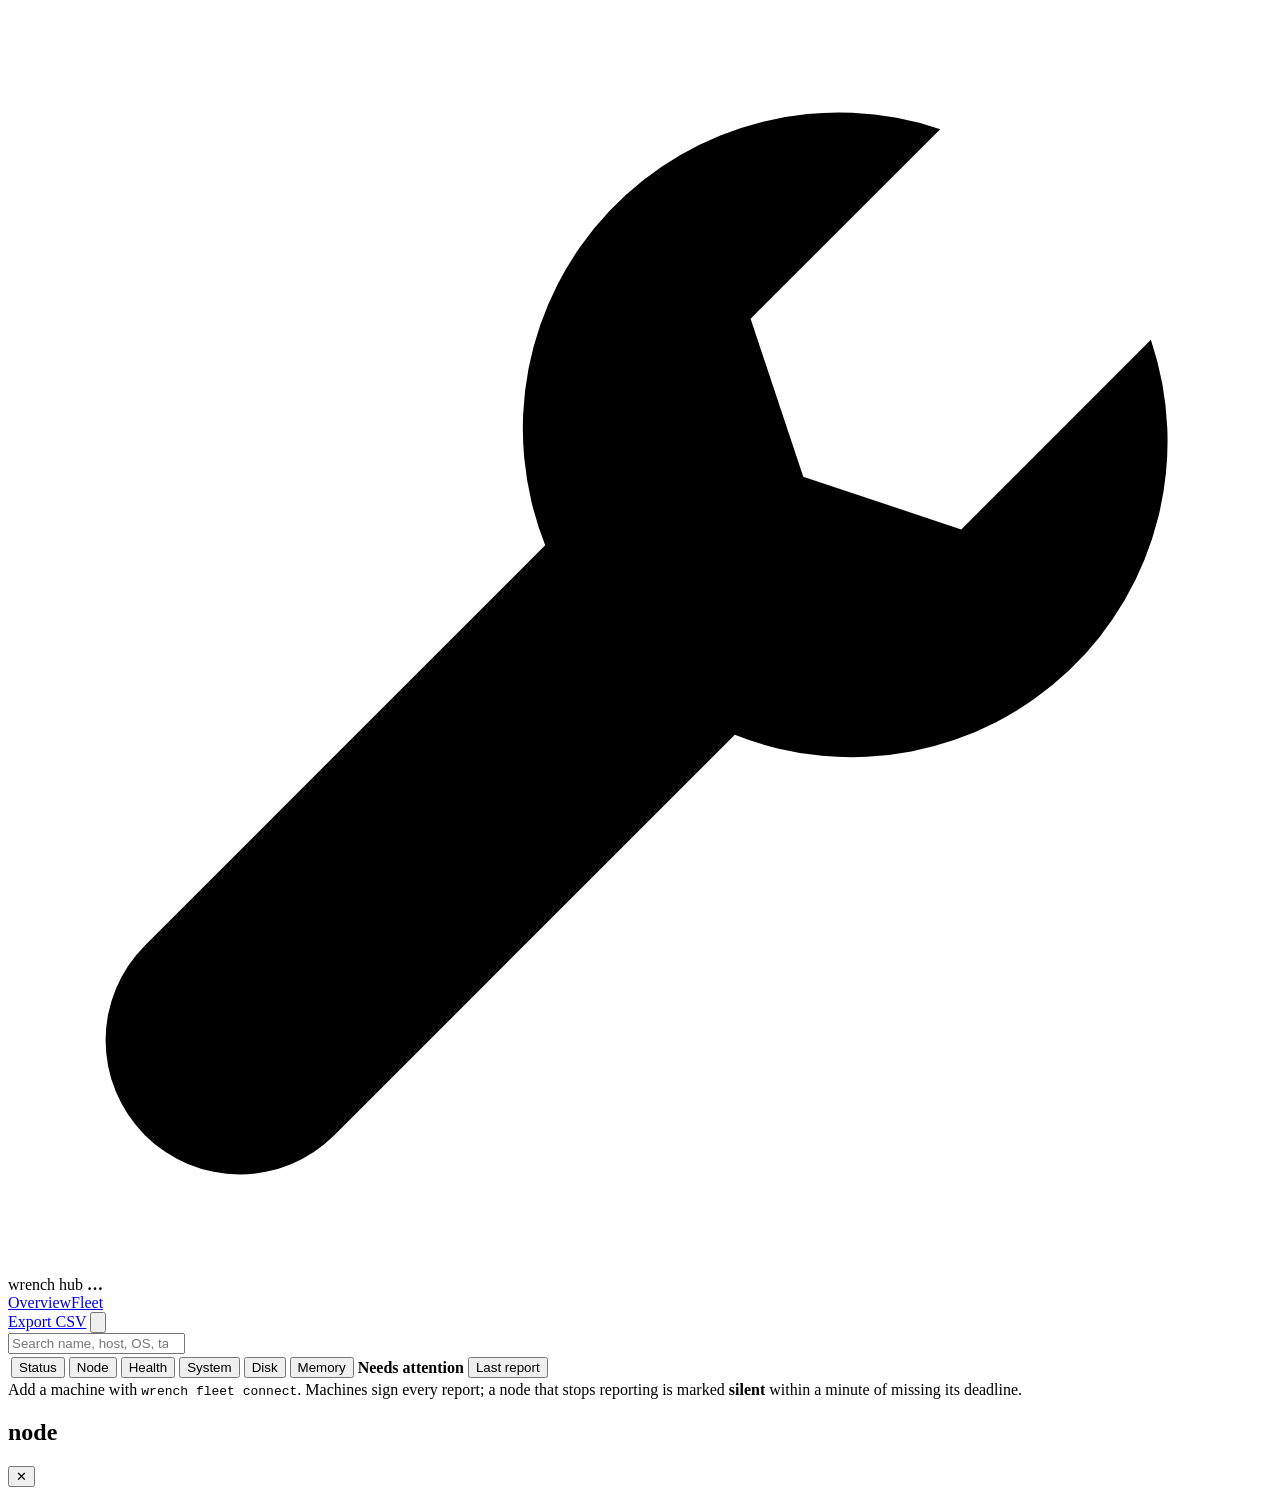
<file: wrench/web/fleet.html>
<!DOCTYPE html>
<html lang="en"><head><meta charset="utf-8">
<meta name="viewport" content="width=device-width, initial-scale=1">
<title>wrench — fleet</title>
<link rel="icon" href="data:image/svg+xml,%3Csvg xmlns='http://www.w3.org/2000/svg' viewBox='0 0 24 24'%3E%3Cpath fill='%233987e5' d='M21.7 6.3l-3.6 3.6-3-1-1-3 3.6-3.6a6 6 0 00-7.5 7.9L2.6 17.8a2.5 2.5 0 103.6 3.6l7.6-7.6a6 6 0 007.9-7.5z'/%3E%3C/svg%3E">
<style>__BASE_CSS__</style></head>
<body>
<div class="topbar">
  <span class="brand"><svg viewBox="0 0 24 24" aria-hidden="true"><path fill="currentColor" d="M21.7 6.3l-3.6 3.6-3-1-1-3 3.6-3.6a6 6 0 00-7.5 7.9L2.6 17.8a2.5 2.5 0 103.6 3.6l7.6-7.6a6 6 0 007.9-7.5z"/></svg>wrench</span>
  <span class="hostchip"><span class="live" id="live"></span>hub <b id="host">…</b></span>
  <select class="input machine" id="machine" hidden aria-label="choose a machine" title="choose a machine"></select>
  <nav class="nav" aria-label="sections"><a href="/">Overview</a><a class="on" href="/fleet">Fleet</a></nav>
  <span class="spacer"></span>
  <span class="dim" id="updated" style="font-size:12px"></span>
  <a class="iconbtn" id="export" href="/api/fleet/export.csv" title="download the node list as CSV">Export CSV</a>
  <button class="iconbtn" id="theme-btn" title="toggle theme" aria-label="toggle theme">
    <svg viewBox="0 0 16 16"><circle cx="8" cy="8" r="5.5" fill="none" stroke="currentColor" stroke-width="1.4"/><path d="M8 2.5v11a5.5 5.5 0 000-11z" fill="currentColor"/></svg></button>
  <span class="rolechip" id="role" hidden></span>
  <button class="iconbtn" id="signout" hidden>Sign out</button>
</div>

<main class="page">
  <div class="summary" id="summary" role="group" aria-label="filter by status"></div>
  <div class="dist" id="dist" role="img" aria-label="fleet status distribution"></div>
  <div class="toolbar">
    <input class="input" id="q" type="search" placeholder="Search name, host, OS, tag, finding…  ( / )" aria-label="search nodes">
    <span class="seg" role="group" aria-label="operating system" id="osfilter"></span>
    <span class="dim" id="shown" style="font-size:12.5px"></span>
  </div>
  <div class="tablewrap">
    <table>
      <thead><tr>
        <th><button data-sort="state">Status</button></th>
        <th><button data-sort="node_id">Node</button></th>
        <th class="r"><button data-sort="score">Health</button></th>
        <th><button data-sort="os">System</button></th>
        <th><button data-sort="disk">Disk</button></th>
        <th><button data-sort="mem">Memory</button></th>
        <th>Needs attention</th>
        <th class="r"><button data-sort="age_s">Last report</button></th>
      </tr></thead>
      <tbody id="rows"></tbody>
    </table>
    <div class="empty" id="none" hidden style="padding:28px;text-align:center"></div>
  </div>
  <footer class="foot">Add a machine with <code>wrench fleet connect</code>. Machines sign every report; a node that stops reporting is marked <b>silent</b> within a minute of missing its deadline.</footer>
</main>

<div class="scrim" id="scrim"></div>
<aside class="drawer" id="node" role="dialog" aria-label="node detail">
  <header><h2 id="n-title">node</h2><span id="n-status"></span>
    <button class="iconbtn" data-close aria-label="close">✕</button></header>
  <div class="content" id="n-body"></div>
</aside>

<script nonce="__NONCE__">__BASE_JS__</script>
<script nonce="__NONCE__">
let nodes = [], me = {}, openId = null, wanted = new URLSearchParams(location.search).get('node'), filter = { state: null, os: null, q: '' }, sort = { key: 'state', dir: 1 };
const RANK = { silent: 0, red: 1, yellow: 2, green: 3 };
const maxDisk = (n) => Math.max(0, ...Object.values((n.gauges || {}).disk_pct || {}).map(Number).filter(Number.isFinite));
const sortVal = (n, k) => k === 'state' ? RANK[n.color] : k === 'score' ? (n.meta.score ?? -1)
  : k === 'os' ? (n.meta.os_label || '') : k === 'disk' ? maxDisk(n) : k === 'mem' ? ((n.gauges || {}).mem_pct ?? -1) : n[k];
const worst = (n) => (n.findings || []).find((f) => ['critical', 'error', 'warning'].includes(String(f.severity).toLowerCase()));

function matches(n) {
  if (filter.state && n.color !== filter.state) return false;
  if (filter.os && n.meta.os !== filter.os) return false;
  if (!filter.q) return true;
  const hay = [n.node_id, n.hostname, n.meta.os_label, n.meta.arch, n.summary, n.wrench_version,
    ...(n.meta.tags || []), ...(n.findings || []).map((f) => f.text)].join(' ').toLowerCase();
  return filter.q.toLowerCase().split(/\s+/).every((w) => hay.includes(w));
}
const pctOf = (v) => { const n = Number(v); return Number.isFinite(n) ? Math.min(Math.max(n, 0), 100) : null; };
const bar = (v) => { const pct = pctOf(v); return pct == null ? '<span class="dim">—</span>'
  : `<span class="bar ${stateOf(pct)}"><i style="width:${pct}%"></i></span><span class="num">${Math.round(pct)}%</span>`; };

function render(d) {
  const s = d.summary;
  const tile = (key, label, n, state) => `<button class="sumtile" data-state="${key || ''}" aria-pressed="${filter.state === key}">
    <div class="k">${state ? `<span class="dot ${state}"></span>` : ''}${label}</div><div class="v">${n}</div></button>`;
  $('summary').innerHTML = tile(null, 'All machines', s.total) + tile('green', 'Healthy', s.green, 'green')
    + tile('yellow', 'Attention', s.yellow, 'yellow') + tile('red', 'Critical', s.red, 'red')
    + tile('silent', 'Silent', s.silent, '')
    + `<div class="sumtile" style="cursor:default"><div class="k">Fleet health</div><div class="v">${s.avg_score == null ? '—' : Math.round(s.avg_score)}<small class="dim" style="font-size:13px;font-weight:500"> avg</small></div></div>`;
  const seg = (n, color) => n ? `<i style="flex:${n};background:var(--${color})" title="${n}"></i>` : '';
  $('dist').innerHTML = seg(s.red, 'critical') + seg(s.yellow, 'warning') + seg(s.silent, 'unknown') + seg(s.green, 'good');
  const oses = [...new Set(nodes.map((n) => n.meta.os).filter(Boolean))].sort();
  $('osfilter').hidden = oses.length < 2;
  $('osfilter').innerHTML = [null, ...oses].map((o) => `<button data-os="${esc(o || '')}" aria-pressed="${filter.os === o}">${o ? esc(o) : 'all'}</button>`).join('');
  const shown = nodes.filter(matches).sort((a, b) => {
    const x = sortVal(a, sort.key), y = sortVal(b, sort.key);
    return (x < y ? -1 : x > y ? 1 : a.node_id.localeCompare(b.node_id)) * sort.dir;
  });
  $('shown').textContent = shown.length === nodes.length ? '' : `${shown.length} of ${nodes.length} shown`;
  $('rows').innerHTML = shown.map((n) => {
    const w = worst(n), label = n.silent ? 'silent' : n.color;
    return `<tr data-id="${esc(n.node_id)}" tabindex="0">
      <td>${badge(label)}</td>
      <td><b>${esc(n.node_id)}</b>${n.local ? ' <span class="tag">this machine</span>' : ''}${n.hostname && n.hostname !== n.node_id ? `<div class="dim" style="font-size:12px">${esc(n.hostname)}</div>` : ''}
        ${(n.meta.tags || []).map((t) => `<span class="tag">${esc(t)}</span>`).join(' ')}</td>
      <td class="r num">${pctOf(n.meta.score) == null ? '<span class="dim">—</span>' : `<b>${Math.round(pctOf(n.meta.score))}</b> <span class="dim">${esc(n.meta.grade || '')}</span>`}</td>
      <td>${esc(n.meta.os_label || '—')}<div class="dim" style="font-size:12px">${esc(n.meta.arch || '')} · v${esc(n.wrench_version || '?')}</div></td>
      <td>${bar(Object.keys((n.gauges || {}).disk_pct || {}).length ? maxDisk(n) : null)}</td>
      <td>${bar((n.gauges || {}).mem_pct)}</td>
      <td style="max-width:340px">${n.silent ? `<span class="dim">no report for ${dur(n.age_s)} — expected every ${dur(n.effective_cadence_s)}</span>`
        : w ? esc(w.text) : `<span class="dim">${esc(n.summary || 'nothing')}</span>`}</td>
      <td class="r num dim">${n.local ? 'live' : ago(Date.now() / 1000 - n.age_s)}</td></tr>`;
  }).join('');
  const alone = !nodes.some((n) => !n.local);
  const addr = ['localhost', '127.0.0.1', '[::1]'].includes(location.hostname) ? "<this machine's address>" : location.hostname;
  const how = `wrench fleet connect ${addr}${location.port && location.port !== '8788' ? ' --port ' + location.port : ''}`;
  $('none').hidden = shown.length > 0 && !alone;
  $('none').innerHTML = !alone ? 'No machines match these filters.'
    : `<b style="font-size:15px;color:var(--text)">Only this machine so far</b><br><br>On another machine with wrench installed, run ${cmd(how)}<br>and enter this dashboard's password. It appears here after its first report.`;
  fillMachines(nodes, openId ? '/fleet?node=' + encodeURIComponent(openId) : '/fleet');
}

async function refresh() {
  try {
    const [d, o] = await Promise.all([api('/api/fleet/nodes'), api('/api/overview')]);
    nodes = d.nodes.map((n) => ({ ...n, meta: n.meta || {} })); me = o;
    $('host').textContent = d.host; $('updated').textContent = 'updated ' + new Date().toLocaleTimeString();
    $('role').hidden = $('signout').hidden = !o.auth_required; $('role').textContent = o.role;
    $('live').classList.remove('stale');
    render(d);
    if (wanted) { const w = wanted; wanted = null; openNode(w); }
  } catch (e) { if (e.message !== 'auth') { $('updated').textContent = e.message; $('live').classList.add('stale'); } }
}

async function openNode(id) {
  const n = nodes.find((x) => x.node_id === id); if (!n) return;
  if (n.local) { location.href = '/'; return; }
  openId = id; history.replaceState(null, '', '/fleet?node=' + encodeURIComponent(id));
  $('machine').value = '/fleet?node=' + encodeURIComponent(id);
  $('n-title').textContent = n.node_id; $('n-status').innerHTML = badge(n.silent ? 'silent' : n.color);
  $('n-body').innerHTML = '<div class="empty">loading…</div>'; openDrawer('node');
  let hist = [];
  try { hist = (await api('/api/fleet/node?id=' + encodeURIComponent(id))).history || []; } catch (e) { /* show what we have */ }
  const g = n.gauges || {}, m = n.meta || {};
  const pill = Object.entries(m.pillars || {}).map(([k, v]) =>
    `<dt style="text-transform:capitalize">${esc(k)}</dt><dd class="num">${pctOf(v) == null ? '<span class="dim">not measured</span>' : Math.round(pctOf(v))}</dd>`).join('');
  $('n-body').innerHTML = `
    <p>${esc(n.summary || '')}</p>
    <dl class="kv">
      <dt>Health</dt><dd class="num">${pctOf(m.score) == null ? '—' : `<b>${Math.round(pctOf(m.score))}</b> / 100 · grade ${esc(m.grade || '')}`}</dd>
      <dt>Hostname</dt><dd>${esc(n.hostname || '—')}</dd>
      <dt>System</dt><dd>${esc(m.os_label || '—')} ${esc(m.arch || '')}</dd>
      <dt>Uptime</dt><dd>${dur(m.uptime_s)}</dd>
      <dt>wrench</dt><dd>v${esc(n.wrench_version || '?')} · tier ${esc(m.policy_tier || '?')} · brain ${esc(m.brain || 'none')}</dd>
      <dt>Reports</dt><dd class="num">${n.report_count} · every ${dur(n.effective_cadence_s)}</dd>
      <dt>First seen</dt><dd>${new Date(n.first_seen * 1000).toLocaleString()}</dd>
      <dt>Last report</dt><dd>${new Date(n.last_seen * 1000).toLocaleString()}</dd>
      ${(m.tags || []).length ? `<dt>Tags</dt><dd>${m.tags.map((t) => `<span class="tag">${esc(t)}</span>`).join(' ')}</dd>` : ''}
    </dl>
    <div class="chart" id="n-chart"></div>
    <div><h2 style="font-size:13px;color:var(--text-2);margin-bottom:8px">Volumes</h2><div class="disks">${
      Object.entries(g.disk_pct || {}).map(([mnt, v]) => [mnt, pctOf(v)]).filter((e) => e[1] != null)
        .sort((a, b) => b[1] - a[1]).map(([mnt, p]) => `<div class="disk"><span class="mount">${esc(mnt)}</span>
        <div class="meter ${stateOf(p)}"><i style="width:${p}%"></i></div><span class="num"><b>${Math.round(p)}%</b></span></div>`).join('') || '<span class="dim">no data</span>'}</div></div>
    <div><h2 style="font-size:13px;color:var(--text-2);margin-bottom:8px">Findings</h2><div class="findings">${
      (n.findings || []).map((f) => `<div class="finding">${badge(f.severity)}<span>${esc(f.text)}</span></div>`).join('') || '<span class="dim">none reported</span>'}</div></div>
    ${pill ? `<div><h2 style="font-size:13px;color:var(--text-2);margin-bottom:8px">Posture pillars</h2><dl class="kv">${pill}</dl></div>` : ''}
    <div><h2 style="font-size:13px;color:var(--text-2);margin-bottom:8px">Recent reports</h2><div class="feed" style="max-height:220px">${
      hist.slice(0, 40).map((h) => `<div class="item"><div class="head">${badge(h.status)}<span class="when">${new Date(h.ts * 1000).toLocaleString()}</span></div><div class="sub">${esc(h.summary || '')}</div></div>`).join('') || '<span class="dim">no history</span>'}</div></div>
    ${me.role === 'admin' ? `<div><button class="btn danger" id="forget">Forget this node</button>
      <p class="dim" style="font-size:12px;margin-top:6px">Removes it and its history from the hub. It reappears if it reports again.</p></div>` : ''}`;
  const pts = hist.filter((h) => h.score != null).map((h) => [h.ts, h.score]).reverse();
  if (pts.length > 1) lineChart($('n-chart'), { title: 'Health score', points: pts, max: 100, fmt: (v) => v.toFixed(0) });
  const fb = $('forget');
  if (fb) fb.addEventListener('click', async () => {
    if (!confirm(`Forget ${id}? Its history on this hub is deleted.`)) return;
    try { await post('/api/fleet/forget', { node_id: id }); closeDrawers(); refresh(); } catch (e) { alert(e.message); }
  });
}

wireChrome();
$('machine').addEventListener('change', (e) => {
  const v = e.target.value; e.target.blur();
  if (v === '/') location.href = '/';
  else if (v === '/fleet') closeDrawers();
  else openNode(new URLSearchParams(v.split('?')[1]).get('node'));
});
new MutationObserver(() => {
  if ($('node').classList.contains('open') || !openId) return;
  openId = null; history.replaceState(null, '', '/fleet'); $('machine').value = '/fleet';
}).observe($('node'), { attributes: true, attributeFilter: ['class'] });
$('summary').addEventListener('click', (e) => { const b = e.target.closest('button'); if (!b) return; filter.state = b.dataset.state || null; refresh(); });
$('osfilter').addEventListener('click', (e) => { const b = e.target.closest('button'); if (!b) return; filter.os = b.dataset.os || null; refresh(); });
$('q').addEventListener('input', (e) => { filter.q = e.target.value.trim(); refresh(); });
document.querySelector('thead').addEventListener('click', (e) => {
  const b = e.target.closest('button'); if (!b) return;
  sort = { key: b.dataset.sort, dir: sort.key === b.dataset.sort ? -sort.dir : 1 }; refresh();
});
$('rows').addEventListener('click', (e) => { const tr = e.target.closest('tr'); if (tr) openNode(tr.dataset.id); });
$('rows').addEventListener('keydown', (e) => { if (e.key === 'Enter') { const tr = e.target.closest('tr'); if (tr) openNode(tr.dataset.id); } });
document.addEventListener('keydown', (e) => {
  if (e.key === '/' && !e.target.matches('input')) { e.preventDefault(); $('q').focus(); }
  else if (e.key === 't' && !e.target.matches('input')) toggleTheme();
});
refresh(); setInterval(refresh, 10000);
</script></body></html>
</file>
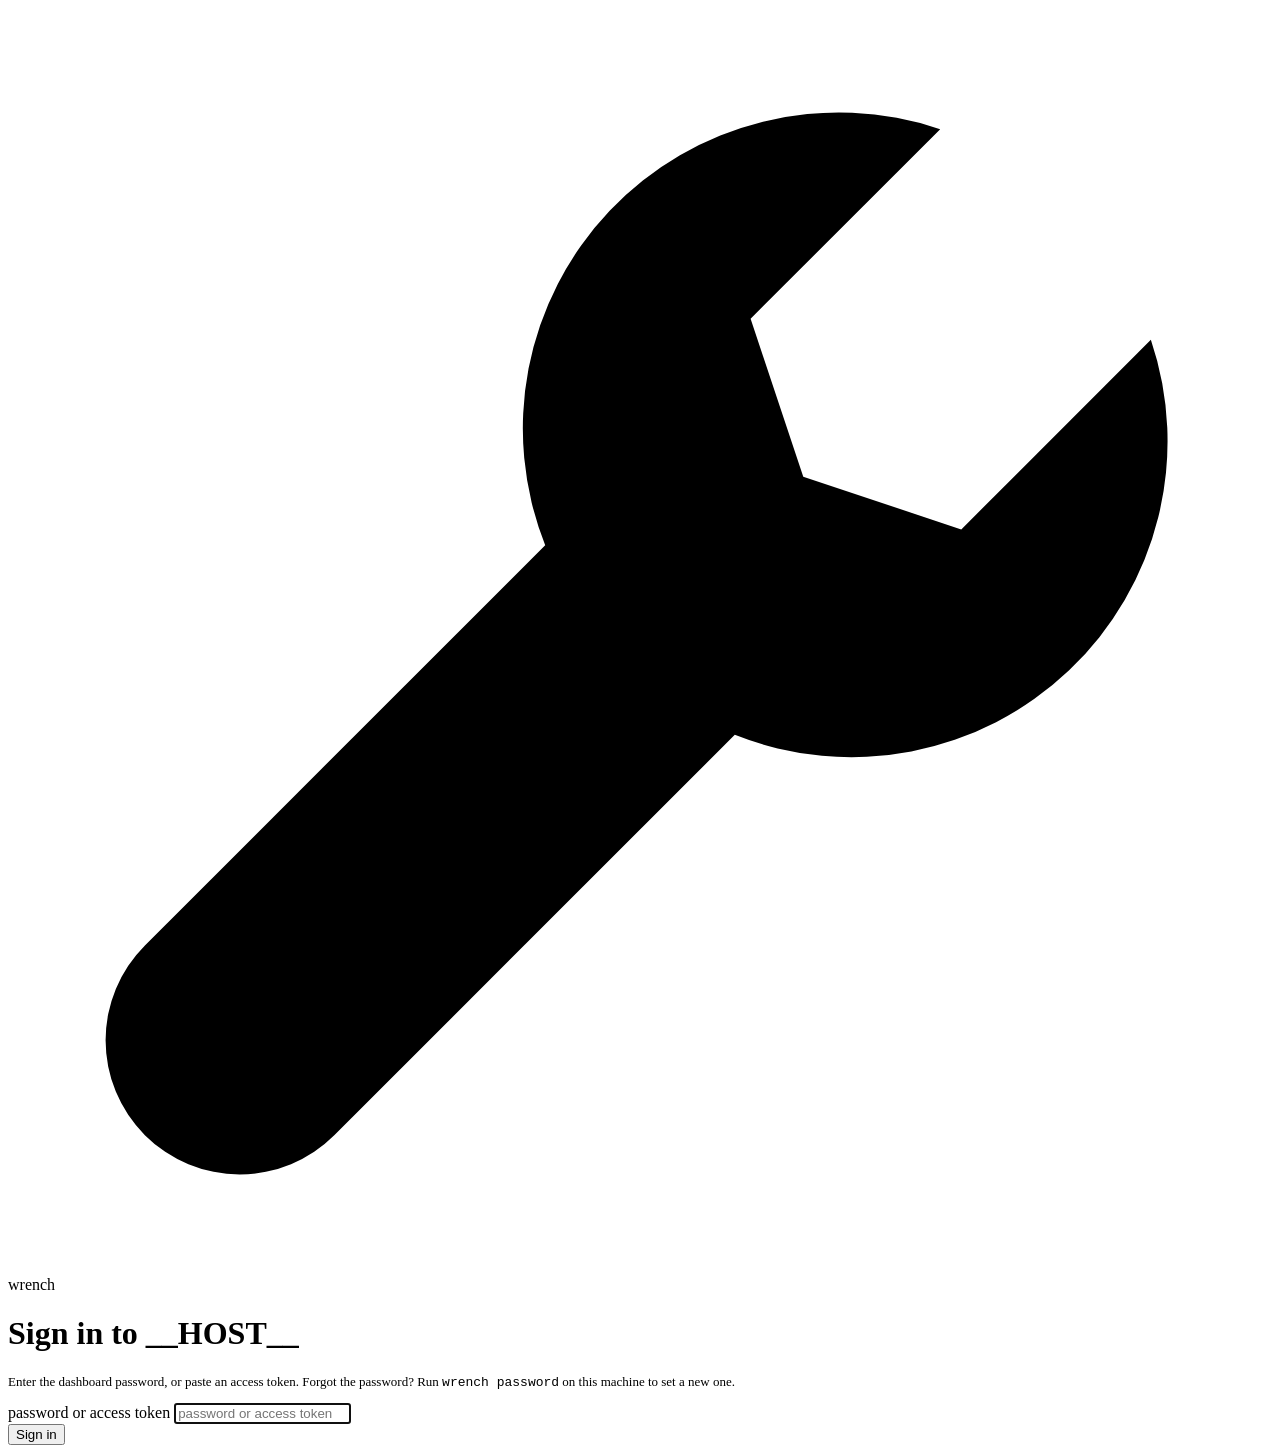
<file: wrench/web/login.html>
<!DOCTYPE html>
<html lang="en"><head><meta charset="utf-8">
<meta name="viewport" content="width=device-width, initial-scale=1">
<title>wrench — sign in</title>
<style>__BASE_CSS__</style></head>
<body>
<main class="login">
  <form class="card" id="f" autocomplete="off">
    <span class="brand"><svg viewBox="0 0 24 24" aria-hidden="true"><path fill="currentColor" d="M21.7 6.3l-3.6 3.6-3-1-1-3 3.6-3.6a6 6 0 00-7.5 7.9L2.6 17.8a2.5 2.5 0 103.6 3.6l7.6-7.6a6 6 0 007.9-7.5z"/></svg>wrench</span>
    <div><h1>Sign in to <span id="host">this machine</span></h1>
      <p class="dim" style="margin-top:6px;font-size:13px">Enter the dashboard password, or paste an access token. Forgot the password?
        Run <code>wrench password</code> on this machine to set a new one.</p></div>
    <label><span class="sr">password or access token</span>
      <input class="input" id="token" type="password" placeholder="password or access token"
        autocomplete="current-password" autofocus required></label>
    <div class="err" id="err" role="alert"></div>
    <button class="btn primary" type="submit">Sign in</button>
  </form>
</main>
<script nonce="__NONCE__">
document.getElementById('host').textContent = '__HOST__';
document.getElementById('f').addEventListener('submit', async (e) => {
  e.preventDefault();
  const err = document.getElementById('err'); err.textContent = '';
  try {
    const r = await fetch('/login', { method: 'POST', credentials: 'same-origin',
      headers: { 'Content-Type': 'application/json' },
      body: JSON.stringify({ password: document.getElementById('token').value }) });
    const d = await r.json().catch(() => ({}));
    if (!r.ok) { err.textContent = d.error || 'Sign-in failed.'; return; }
    // only ever land on this origin: resolve `next` and compare origins, so
    // "/\\evil.example" or "/<tab>/evil.example" cannot become "//evil.example"
    let dest = '/';
    try {
      const u = new URL(new URLSearchParams(location.search).get('next') || '/', location.origin);
      // keep the #fragment: a clicked alert links to /#notification=<id>
      if (u.origin === location.origin) dest = u.pathname + u.search + location.hash;
    } catch (x) { /* malformed → home */ }
    location.href = dest;
  } catch (x) { err.textContent = 'Could not reach the server.'; }
});
</script></body></html>
</file>
